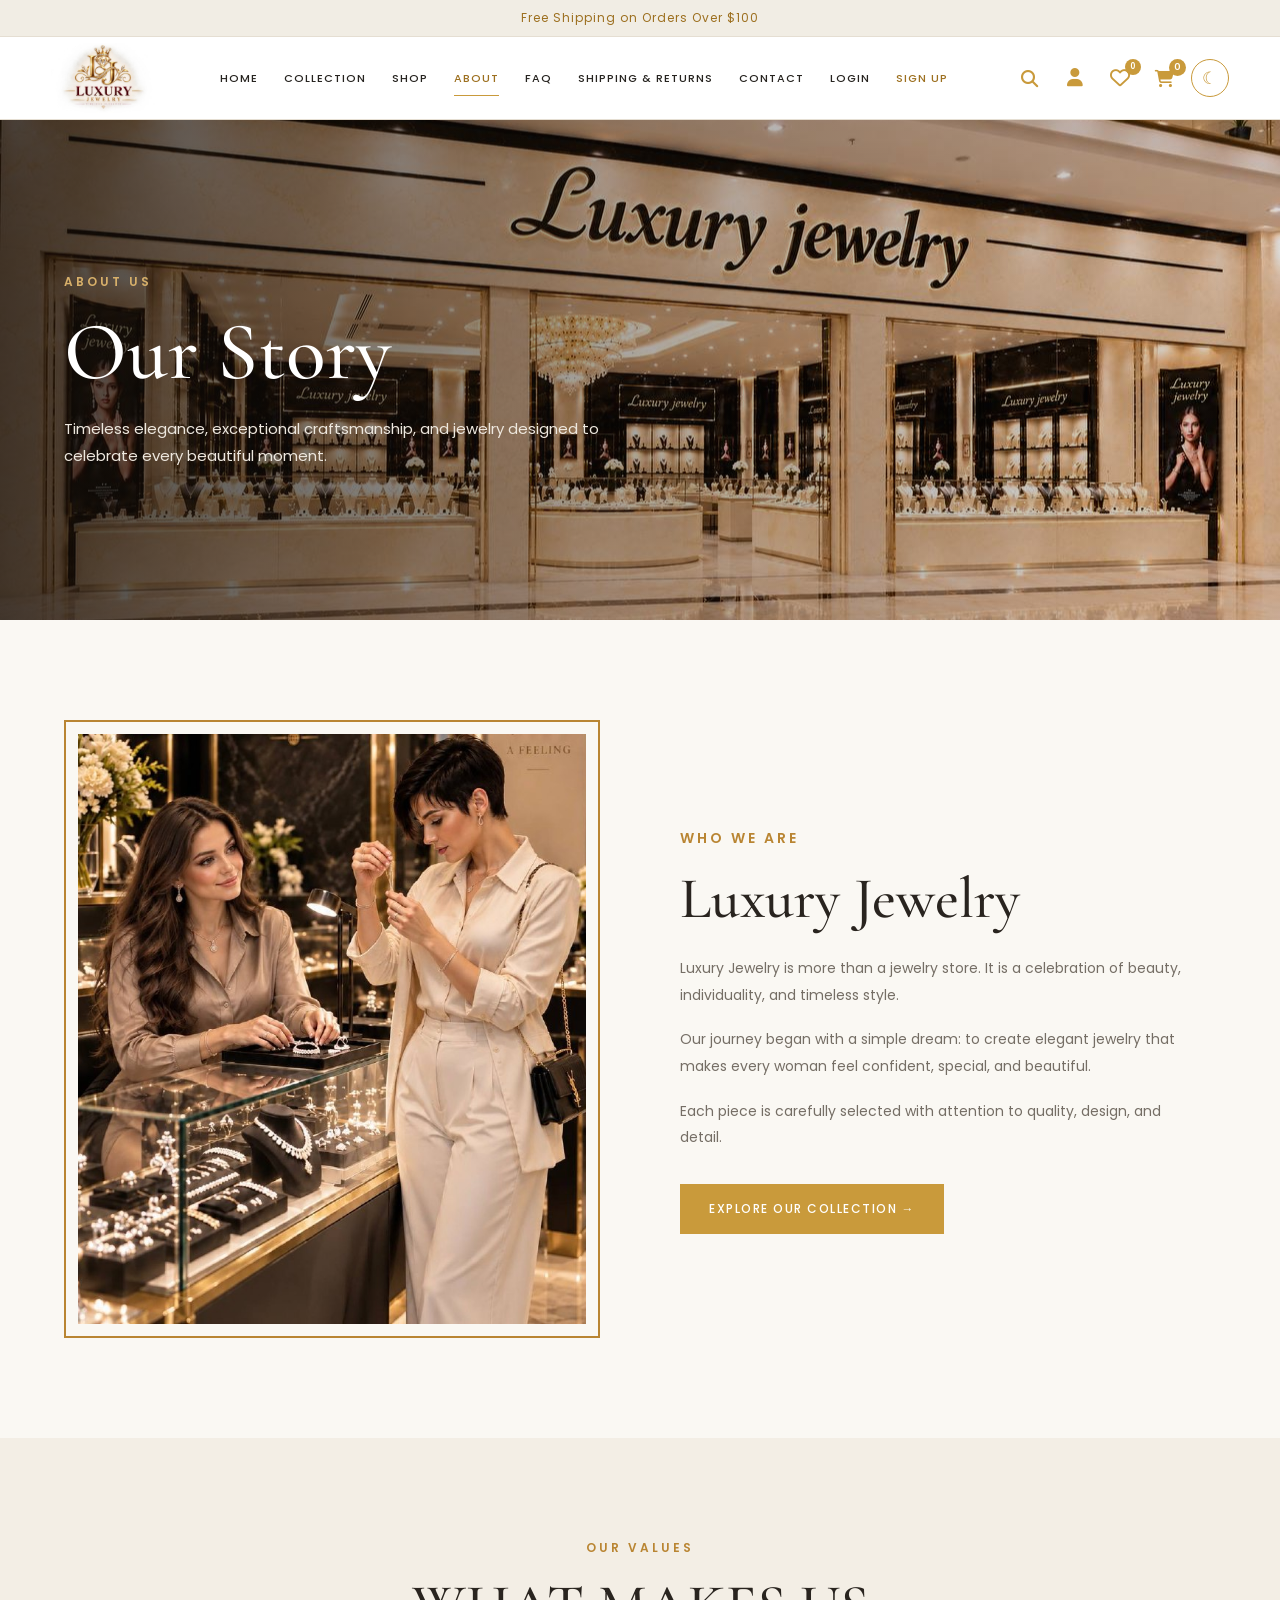
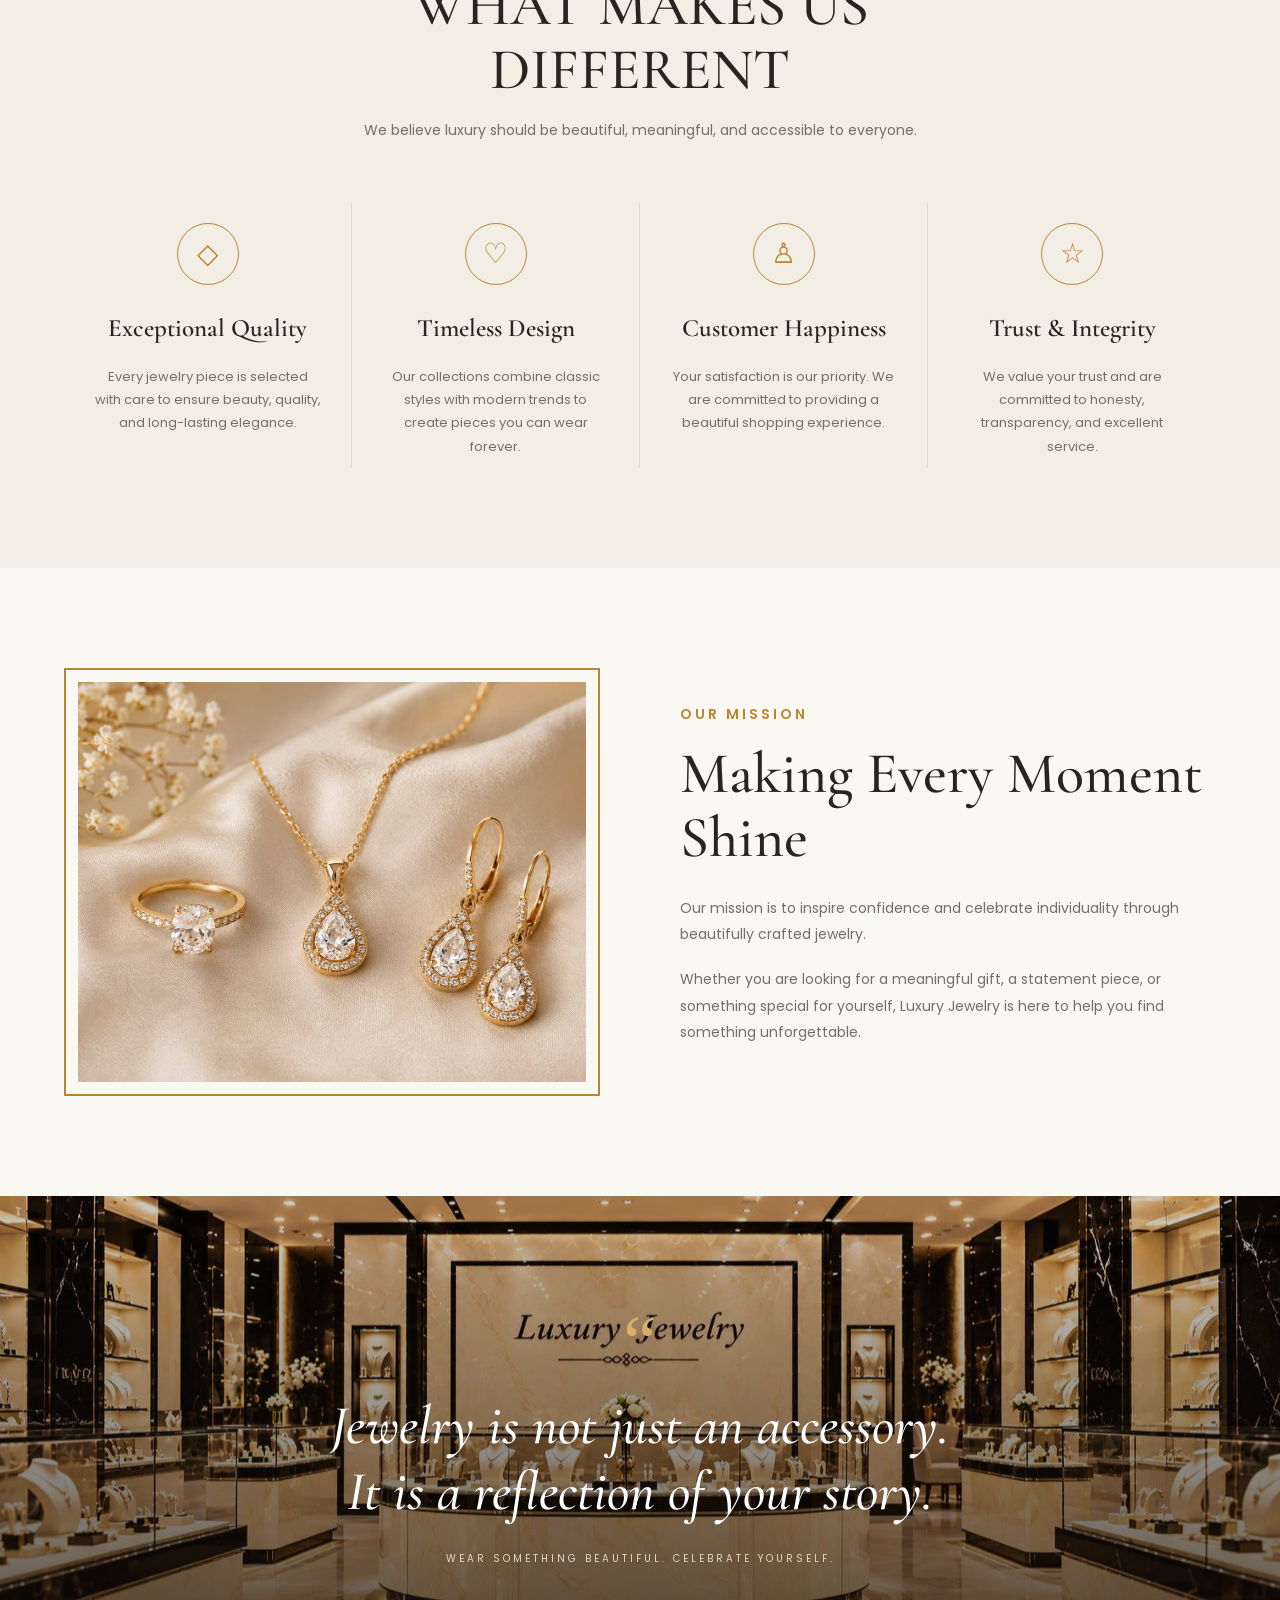
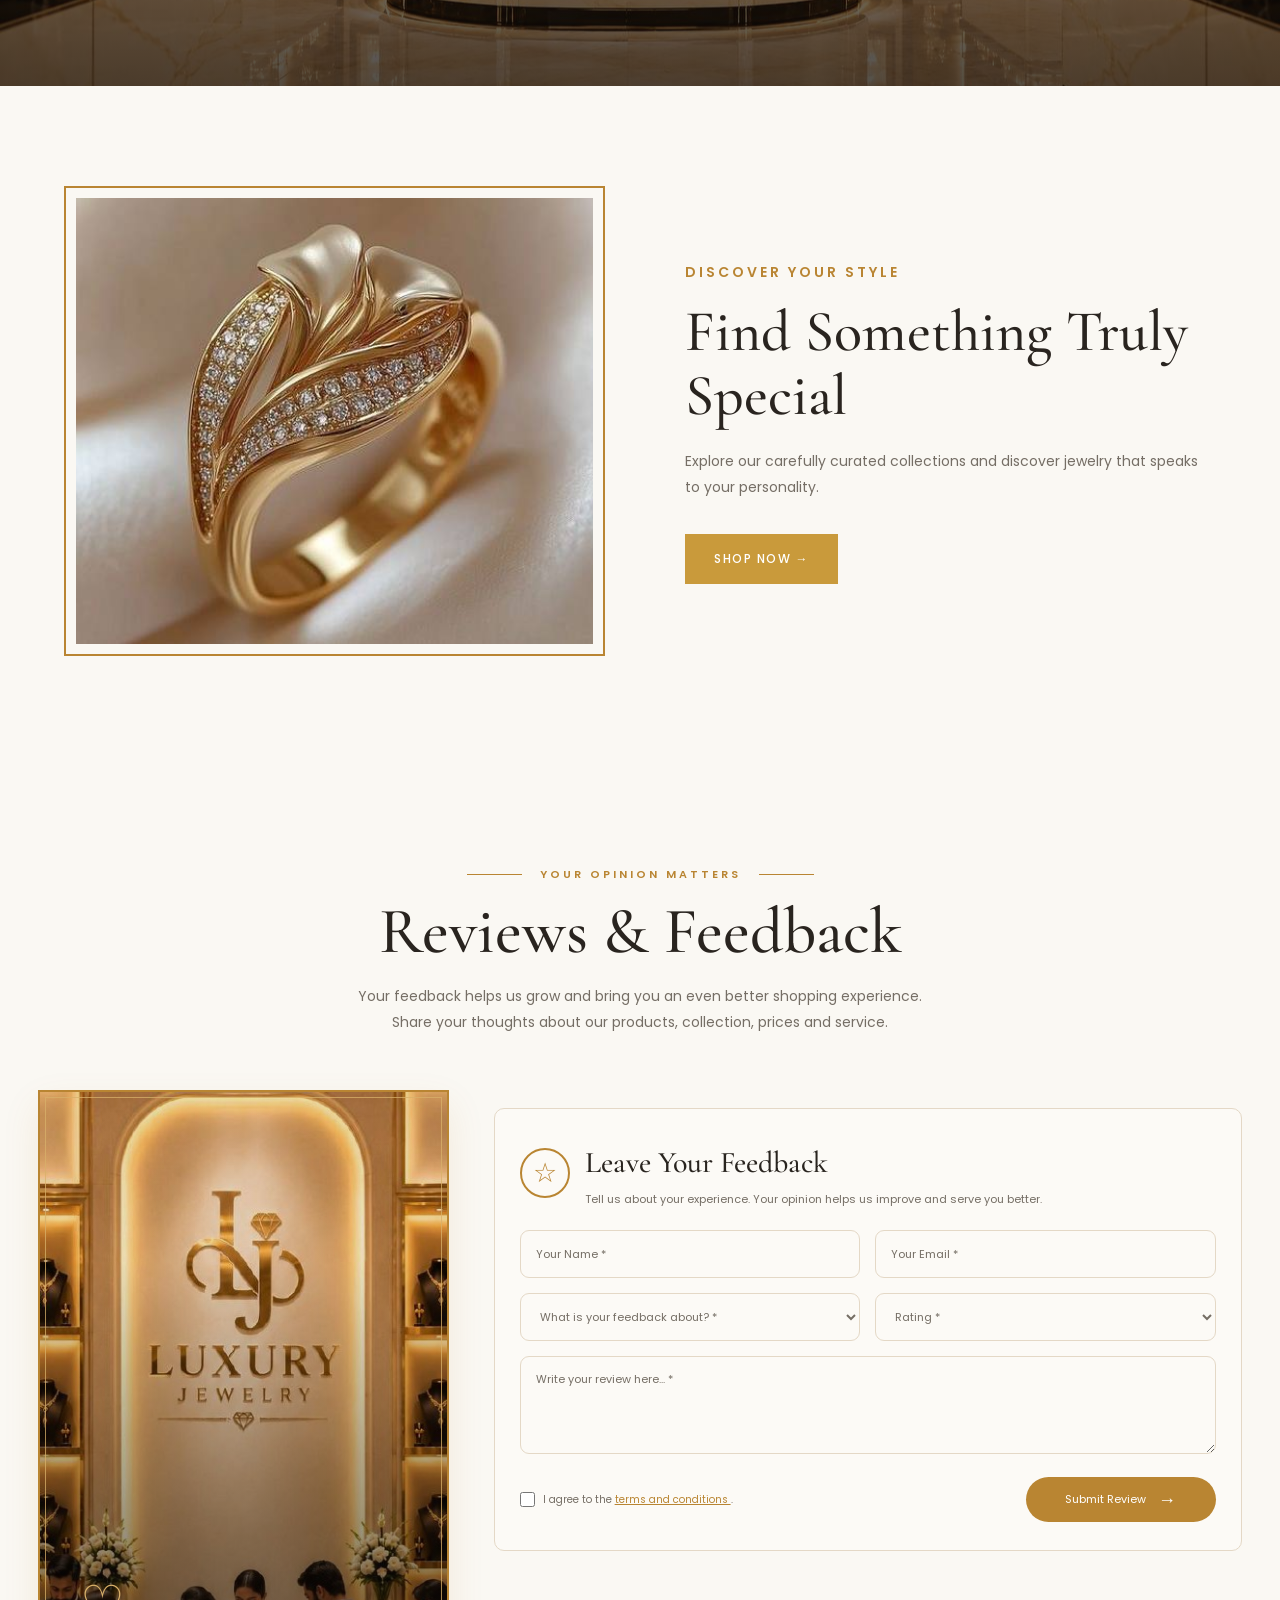
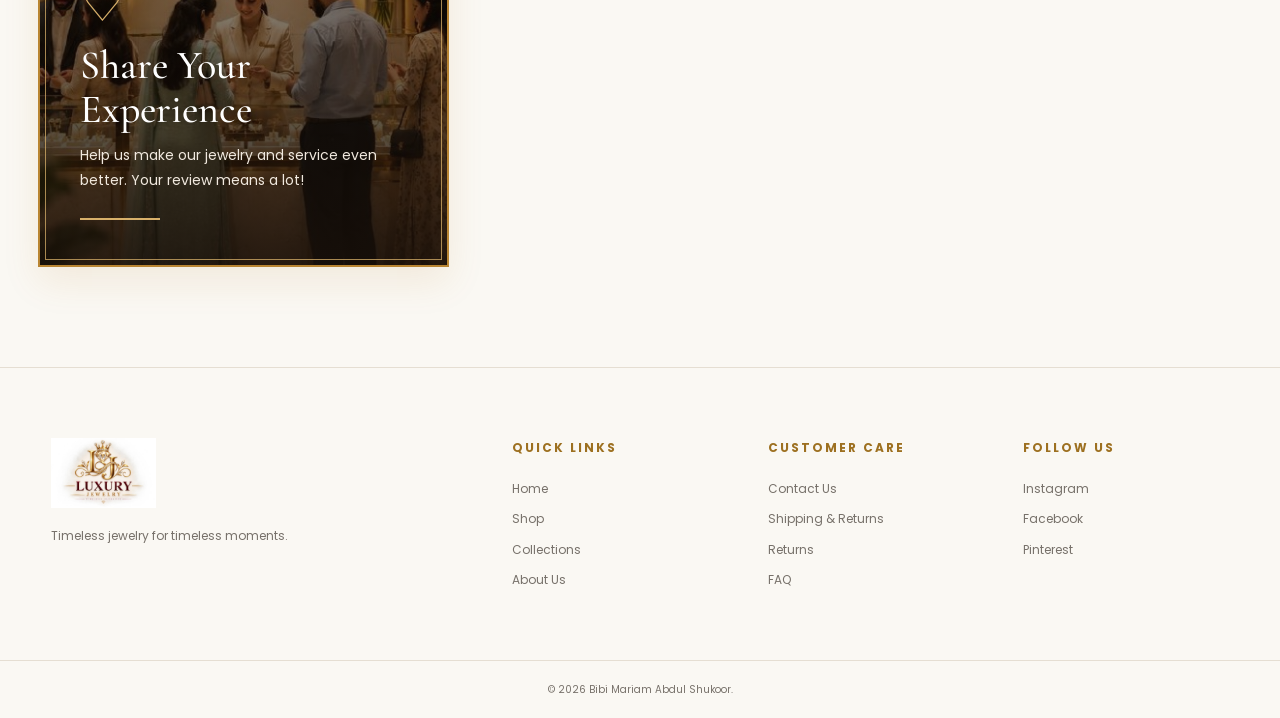
<file: about.html>
<!DOCTYPE html>
<html lang="en">
<head>
    <meta charset="UTF-8">
    <meta name="viewport" content="width=device-width, initial-scale=1.0">
    <title>About Us | Luxury Jewelry</title>
    <!-- Google Fonts -->
    <link rel="preconnect" href="https://fonts.googleapis.com">
    <link rel="preconnect" href="https://fonts.gstatic.com" crossorigin>
    <link
        href="https://fonts.googleapis.com/css2?family=Cormorant+Garamond:wght@400;500;600;700&family=Poppins:wght@300;400;500;600&display=swap"
        rel="stylesheet"
    >
    <!-- Main CSS -->
    <link rel="stylesheet" href="css/style.css">
    <!-- About Page CSS -->
    <link rel="stylesheet" href="css/about.css">
    <!-- Navbar CSS -->
    <link rel="stylesheet" href="css/navbar.css">
    <!-- Font Awesome -->
    <link
        rel="stylesheet"
        href="https://cdnjs.cloudflare.com/ajax/libs/font-awesome/6.7.2/css/all.min.css"
    >
</head>
<body>
    <!-- Announcement Bar -->
    <div class="announcement-bar">
        Free Shipping on Orders Over $100
    </div>
    <!-- Navbar -->
    <div id="navbar"></div>
    <main>
        <!-- ABOUT HERO -->
        <section class="about-hero">
            <div class="about-hero-content">
                <p class="about-subtitle">ABOUT US</p>
                <h1>Our Story</h1>
                <p>
                    Timeless elegance, exceptional craftsmanship,
                    and jewelry designed to celebrate every beautiful moment.
                </p>
            </div>
        </section>
        <!-- OUR STORY -->
        <section class="about-story section">
            <div class="about-container">
                <div class="about-story-image">
                    <div class="image-frame">
                        <img
                            src="images/6219549056694948055_120.jpg"
                            alt="Luxury Jewelry Woman"
                        >
                    </div>
                </div>
                <div class="about-story-content">
                    <p class="section-subtitle">WHO WE ARE</p>
                    <h2>Luxury Jewelry</h2>
                    <p>
                        Luxury Jewelry is more than a jewelry store.
                        It is a celebration of beauty, individuality,
                        and timeless style.
                    </p>
                    <p>
                        Our journey began with a simple dream: to create
                        elegant jewelry that makes every woman feel
                        confident, special, and beautiful.
                    </p>
                    <p>
                        Each piece is carefully selected with attention
                        to quality, design, and detail.
                    </p>
                    <a href="shop.html" class="btn btn-primary">
                        Explore Our Collection →
                    </a>
                </div>
            </div>
        </section>
        <!-- OUR VALUES -->
        <section class="about-values section">
            <div class="section-heading">
                <p class="section-subtitle">OUR VALUES</p>
                <h2>What Makes Us Different</h2>
                <p>
                    We believe luxury should be beautiful,
                    meaningful, and accessible to everyone.
                </p>
            </div>
            <div class="values-grid">
                <div class="value-card">
                    <div class="value-icon">◇</div>
                    <h3>Exceptional Quality</h3>
                    <p>
                        Every jewelry piece is selected with care
                        to ensure beauty, quality, and long-lasting elegance.
                    </p>
                </div>
                <div class="value-card">
                    <div class="value-icon">♡</div>
                    <h3>Timeless Design</h3>
                    <p>
                        Our collections combine classic styles with modern
                        trends to create pieces you can wear forever.
                    </p>
                </div>
                <div class="value-card">
                    <div class="value-icon">♙</div>
                    <h3>Customer Happiness</h3>
                    <p>
                        Your satisfaction is our priority.
                        We are committed to providing a beautiful shopping experience.
                    </p>
                </div>
                <div class="value-card">
                    <div class="value-icon">☆</div>
                    <h3>Trust &amp; Integrity</h3>
                    <p>
                        We value your trust and are committed to honesty,
                        transparency, and excellent service.
                    </p>
                </div>
            </div>
        </section>
        <!-- OUR MISSION -->
        <section class="about-mission section">
            <div class="about-container">
                <div class="mission-image">
                    <div class="image-frame">
                        <img
                            src="images/image4.jpg"
                            alt="Elegant Gold Necklace"
                        >
                    </div>
                </div>
                <div class="mission-content">
                    <p class="section-subtitle">OUR MISSION</p>
                    <h2>Making Every Moment Shine</h2>
                    <p>
                        Our mission is to inspire confidence and celebrate
                        individuality through beautifully crafted jewelry.
                    </p>
                    <p>
                        Whether you are looking for a meaningful gift,
                        a statement piece, or something special for yourself,
                        Luxury Jewelry is here to help you find something unforgettable.
                    </p>
                </div>
            </div>
        </section>
        <!-- QUOTE SECTION -->
        <section class="about-quote">
            <div class="quote-content">
                <span class="quote-icon">“</span>
                <h2>
                    Jewelry is not just an accessory.
                    <br>
                    It is a reflection of your story.
                </h2>
                <p>
                    WEAR SOMETHING BEAUTIFUL. CELEBRATE YOURSELF.
                </p>
            </div>
        </section>
        <!-- CALL TO ACTION -->
        <section class="about-cta section">
            <div class="about-container">
                <div class="cta-image">
                    <img
                        src="images/6213251058386014569_120.jpg"
                        alt="Luxury Diamond Ring"
                    >
                </div>
                <div class="cta-content">
                    <p class="section-subtitle">DISCOVER YOUR STYLE</p>
                    <h2>Find Something Truly Special</h2>
                    <p>
                        Explore our carefully curated collections and discover
                        jewelry that speaks to your personality.
                    </p>
                    <a href="shop.html" class="btn btn-primary">
                        Shop Now →
                    </a>
                </div>
            </div>
        </section>
        <!-- REVIEWS & FEEDBACK -->
        <section class="about-reviews" id="reviews">
            <!-- Reviews Heading -->
            <div class="reviews-heading">
                <p class="reviews-subtitle">YOUR OPINION MATTERS</p>
                <h2>Reviews &amp; Feedback</h2>
                <p>
                    Your feedback helps us grow and bring you an even better
                    shopping experience.
                    <br>
                    Share your thoughts about our products, collection, prices and service.
                </p>
            </div>
            <!-- Reviews Container -->
            <div class="reviews-container">
                <!-- Left Image -->
                <div class="reviews-image">
                    <img
                        src="images/6208355207985435182_120.jpg"
                        alt="Luxury Jewelry Experience"
                    >
                    <div class="reviews-image-overlay">
                        <span class="review-heart">♡</span>
                        <h3>Share Your Experience</h3>
                        <p>
                            Help us make our jewelry and service
                            even better. Your review means a lot!
                        </p>
                        <span class="review-line"></span>
                    </div>
                </div>
                <!-- Right Side -->
                <div class="reviews-right">
                    <!-- Customer Reviews -->
                    <div class="review-cards">
                        <!-- REVIEW 1 -->
                        <article class="review-card">
                            <div class="review-user">
                                <div class="review-avatar">SM</div>
                                <div>
                                    <h4>Sarah M.</h4>
                                    <span>2 days ago</span>
                                </div>
                            </div>
                            <div class="review-stars">★★★★★</div>
                            <p class="review-text">
                                “The quality is amazing! The necklace looks
                                even more beautiful in person. The packaging
                                was so elegant and shipping was fast.
                                I absolutely love it!”
                            </p>
                            <div class="review-product">
                                <div class="product-icon">♢</div>
                                <div>
                                    <strong>Diamond Necklace</strong>
                                    <span>Luxury Collection</span>
                                </div>
                            </div>
                        </article>
                        <!-- REVIEW 2 -->
                        <article class="review-card">
                            <div class="review-user">
                                <div class="review-avatar">AK</div>
                                <div>
                                    <h4>Ayesha K.</h4>
                                    <span>1 week ago</span>
                                </div>
                            </div>
                            <div class="review-stars">★★★★★</div>
                            <p class="review-text">
                                “I’m really happy with my purchase.
                                The earrings are so elegant and the price
                                is fair for such high quality.
                                I will definitely shop again!”
                            </p>
                            <div class="review-product">
                                <div class="product-icon">◇</div>
                                <div>
                                    <strong>Gold Earrings</strong>
                                    <span>Classic Collection</span>
                                </div>
                            </div>
                        </article>
                        <!-- REVIEW 3 -->
                        <article class="review-card">
                            <div class="review-user">
                                <div class="review-avatar">LR</div>
                                <div>
                                    <h4>Lina R.</h4>
                                    <span>2 weeks ago</span>
                                </div>
                            </div>
                            <div class="review-stars">★★★★★</div>
                            <p class="review-text">
                                “Beautiful collection and excellent customer
                                service. The bracelet is stunning, and the
                                price is reasonable for the quality.
                                Highly recommended!”
                            </p>
                            <div class="review-product">
                                <div class="product-icon">♡</div>
                                <div>
                                    <strong>Gold Bracelet</strong>
                                    <span>Timeless Collection</span>
                                </div>
                            </div>
                        </article>
                        <!-- New customer reviews are added here by about.js -->
                    </div>
                    <!-- LEAVE YOUR FEEDBACK -->
                    <div class="feedback-box">
                        <div class="feedback-heading">
                            <div class="feedback-icon">☆</div>
                            <div>
                                <h3>Leave Your Feedback</h3>
                                <p>
                                    Tell us about your experience.
                                    Your opinion helps us improve and serve you better.
                                </p>
                            </div>
                        </div>
                        <!-- FEEDBACK FORM -->
                        <form class="about-feedback-form">
                            <!-- NAME AND EMAIL -->
                            <div class="feedback-row">
                                <div class="feedback-field">
                                    <input
                                        type="text"
                                        name="reviewName"
                                        placeholder="Your Name *"
                                        aria-label="Your Name"
                                        autocomplete="name"
                                        required
                                    >
                                </div>
                                <div class="feedback-field">
                                    <input
                                        type="email"
                                        name="reviewEmail"
                                        placeholder="Your Email *"
                                        aria-label="Your Email"
                                        autocomplete="email"
                                        required
                                    >
                                </div>
                            </div>
                            <!-- CATEGORY AND RATING -->
                            <div class="feedback-row">
                                <div class="feedback-field">
                                    <select
                                        name="reviewCategory"
                                        aria-label="Feedback Category"
                                        required
                                    >
                                        <option value="" selected disabled>
                                            What is your feedback about? *
                                        </option>
                                        <option value="product">Product</option>
                                        <option value="collection">Collection</option>
                                        <option value="price">Price</option>
                                        <option value="service">Customer Service</option>
                                        <option value="shipping">Shipping</option>
                                    </select>
                                </div>
                                <div class="feedback-field">
                                    <select
                                        name="reviewRating"
                                        aria-label="Rating"
                                        required
                                    >
                                        <option value="" selected disabled>
                                            Rating *
                                        </option>
                                        <option value="5">★★★★★ — Excellent</option>
                                        <option value="4">★★★★☆ — Very Good</option>
                                        <option value="3">★★★☆☆ — Good</option>
                                        <option value="2">★★☆☆☆ — Fair</option>
                                        <option value="1">★☆☆☆☆ — Poor</option>
                                    </select>
                                </div>
                            </div>
                            <!-- REVIEW MESSAGE -->
                            <div class="feedback-field feedback-message">
                                <textarea
                                    name="reviewMessage"
                                    placeholder="Write your review here... *"
                                    aria-label="Write your review"
                                    rows="4"
                                    required
                                ></textarea>
                            </div>
                            <!-- TERMS AND SUBMIT -->
                            <div class="feedback-bottom">
                                <label class="terms-check">
                                    <input
                                        type="checkbox"
                                        name="agreeTerms"
                                        required
                                    >
                                    <span>
                                        I agree to the
                                        <a href="#reviews">
                                            terms and conditions
                                        </a>.
                                    </span>
                                </label>
                                <button
                                    type="submit"
                                    class="feedback-submit"
                                >
                                    Submit Review
                                    <span>→</span>
                                </button>
                            </div>
                        </form>
                    </div>
                </div>
            </div>
        </section>
    </main>
    <!-- FOOTER -->
    <footer class="footer">
        <div class="footer-container">
            <!-- Footer Brand -->
            <div class="footer-brand">
                <a href="index.html" class="logo">
                    <img
                        src="images/logo.jpeg"
                        alt="Luxury Jewelry Logo"
                    >
                </a>
                <p>Timeless jewelry for timeless moments.</p>
            </div>
            <!-- Quick Links -->
            <div class="footer-column">
                <h3>Quick Links</h3>
                <a href="index.html">Home</a>
                <a href="shop.html">Shop</a>
                <a href="collections.html">Collections</a>
                <a href="about.html">About Us</a>
            </div>
            <!-- Customer Care -->
            <div class="footer-column">
                <h3>Customer Care</h3>
                <a href="contact.html">Contact Us</a>
                <a href="shipping-returns.html">Shipping &amp; Returns</a>
                <a href="shipping-returns.html">Returns</a>
                <a href="faq.html">FAQ</a>
            </div>
            <!-- Social Media -->
            <div class="footer-column">
                <h3>Follow Us</h3>
                <div class="social-links">
                    <a href="#" aria-label="Instagram">Instagram</a>
                    <a href="#" aria-label="Facebook">Facebook</a>
                    <a href="#" aria-label="Pinterest">Pinterest</a>
                </div>
            </div>
        </div>
        <!-- Footer Bottom -->
        <div class="footer-bottom">
            <p>© 2026 Bibi Mariam Abdul Shukoor.</p>
        </div>
    </footer>
    <!-- JAVASCRIPT -->
    <script src="js/auth.js"></script>
    <script src="js/navbar.js"></script>
    <script src="js/landing.js"></script>
    <script src="js/about.js"></script>
</body>
</html>
</file>
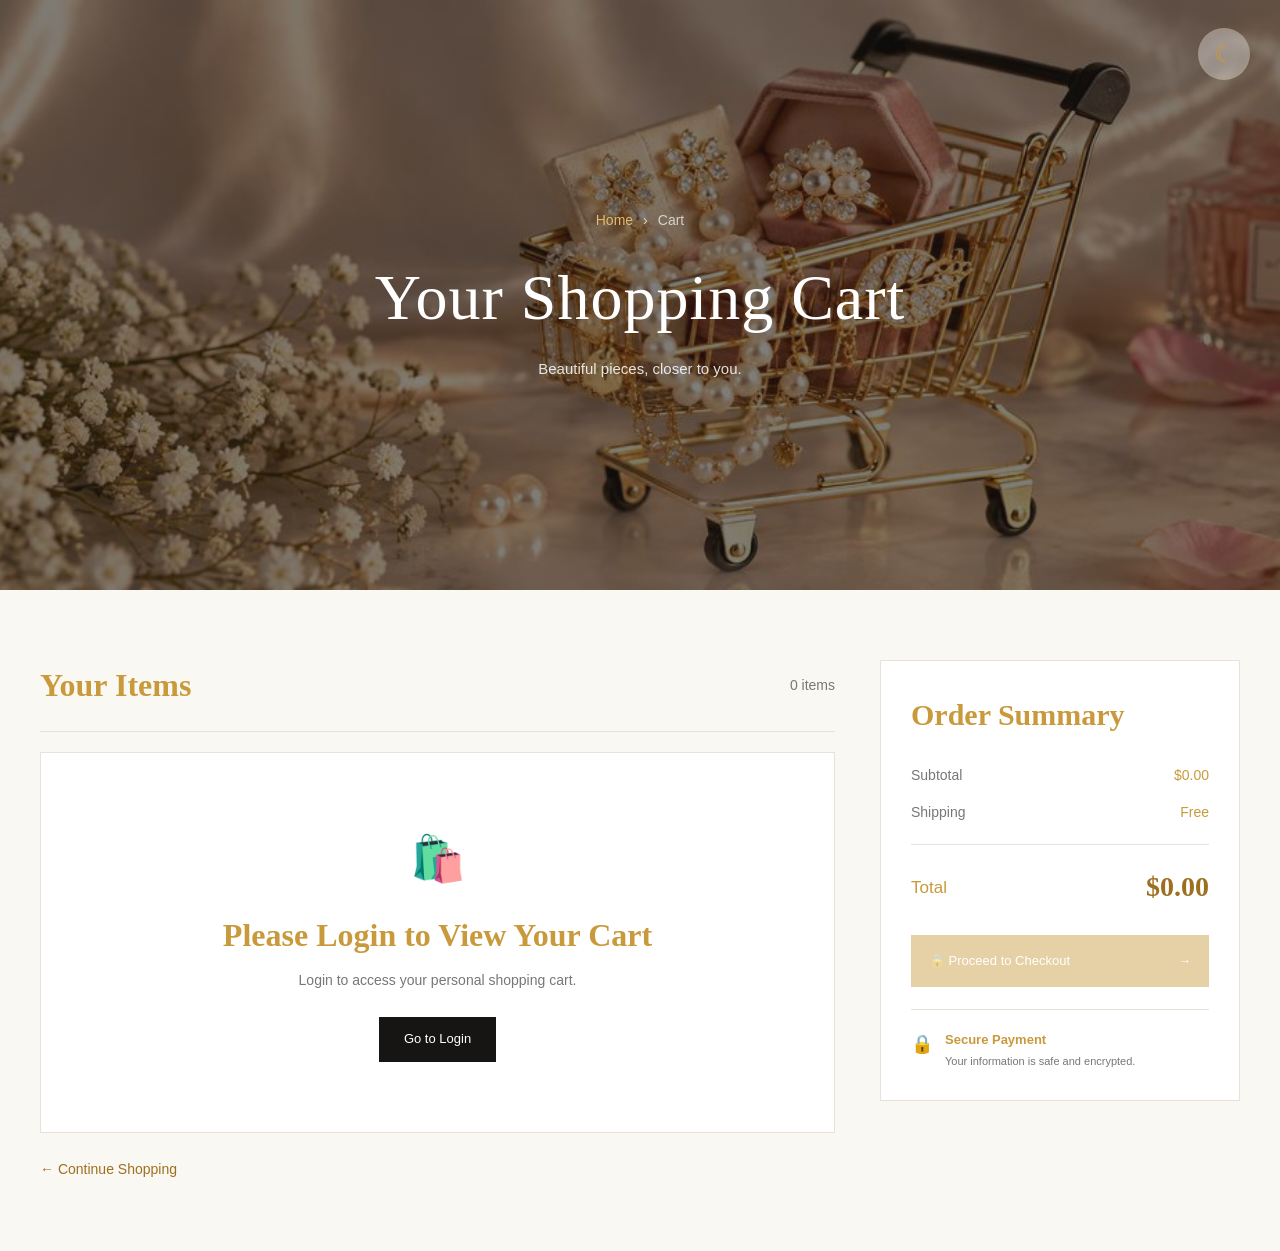
<file: cart.html>
<!DOCTYPE html>
<html lang="en">

<head>
    <meta charset="UTF-8">
    <meta name="viewport" content="width=device-width, initial-scale=1.0">

    <title>Shopping Cart | Luxury Jewelry</title>

    <link rel="stylesheet" href="css/cart.css">
</head>

<body>

    <!-- =========================================
         THEME TOGGLE
    ========================================== -->

    <button
        class="cart-theme-toggle"
        id="themeToggle"
        type="button"
        aria-label="Switch to Dark Mode"
        title="Switch to Dark Mode"
    >
        ☾
    </button>


    <!-- =========================================
         CART HERO
    ========================================== -->

    <section class="cart-hero">

        <div class="cart-hero-content">

            <div class="cart-breadcrumb">

                <a href="index.html">
                    Home
                </a>

                <span>›</span>

                <span>
                    Cart
                </span>

            </div>


            <h1>
                Your Shopping Cart
            </h1>


            <p>
                Beautiful pieces, closer to you.
            </p>

        </div>

    </section>


    <!-- =========================================
         CART
    ========================================== -->

    <main class="cart-page">

        <div class="cart-container">


            <!-- =====================================
                 CART ITEMS
            ====================================== -->

            <section class="cart-items-section">

                <div class="cart-section-header">

                    <h2>
                        Your Items
                    </h2>

                    <span id="cartItemCount">
                        0 items
                    </span>

                </div>


                <div
                    class="cart-items"
                    id="cartItems"
                ></div>


                <!-- =================================
                     EMPTY CART
                ================================== -->

                <div
                    class="empty-cart"
                    id="emptyCart"
                    hidden
                >

                    <div class="empty-cart-icon">
                        🛍️
                    </div>


                    <h2>
                        Your cart is empty
                    </h2>


                    <p>
                        Discover something beautiful from our jewelry collection.
                    </p>


                    <a
                        href="shop.html"
                        class="continue-shopping-button"
                    >
                        Continue Shopping
                    </a>

                </div>


                <!-- Continue Shopping -->

                <a
                    href="shop.html"
                    class="back-shopping"
                >
                    ← Continue Shopping
                </a>

            </section>


            <!-- =====================================
                 ORDER SUMMARY
            ====================================== -->

            <aside class="cart-summary">

                <h2>
                    Order Summary
                </h2>


                <!-- Subtotal -->

                <div class="summary-row">

                    <span>
                        Subtotal
                    </span>

                    <strong id="cartSubtotal">
                        $0.00
                    </strong>

                </div>


                <!-- Shipping -->

                <div class="summary-row">

                    <span>
                        Shipping
                    </span>

                    <strong id="cartShipping">
                        Free
                    </strong>

                </div>


                <!-- Divider -->

                <div class="summary-divider"></div>


                <!-- Total -->

                <div class="summary-total">

                    <span>
                        Total
                    </span>

                    <strong id="cartTotal">
                        $0.00
                    </strong>

                </div>


                <!-- Checkout -->

                <button
                    type="button"
                    class="checkout-button"
                    id="checkoutButton"
                    disabled
                >

                    <span>
                        🔒 Proceed to Checkout
                    </span>

                    <span>
                        →
                    </span>

                </button>


                <!-- Secure Payment -->

                <div class="secure-payment">

                    <div class="secure-icon">
                        🔒
                    </div>

                    <div>

                        <strong>
                            Secure Payment
                        </strong>

                        <p>
                            Your information is safe and encrypted.
                        </p>

                    </div>

                </div>

            </aside>

        </div>

    </main>


    <!-- =========================================
         CART JAVASCRIPT
    ========================================== -->

    <script src="js/cart.js"></script>


    <!-- =========================================
         DARK / LIGHT MODE
    ========================================== -->

    <script>

        const themeToggle =
            document.getElementById("themeToggle");


        /* =========================================
           APPLY SAVED THEME
        ========================================= */

        function applyCartTheme() {

            const savedTheme =
                localStorage.getItem(
                    "luxuryJewelryDarkMode"
                );


            const isDark =
                savedTheme === "true";


            document.body.classList.toggle(
                "dark-mode",
                isDark
            );


            if (themeToggle) {

                themeToggle.textContent =
                    isDark ? "☀" : "☾";


                themeToggle.setAttribute(
                    "aria-label",
                    isDark
                        ? "Switch to Light Mode"
                        : "Switch to Dark Mode"
                );


                themeToggle.setAttribute(
                    "title",
                    isDark
                        ? "Switch to Light Mode"
                        : "Switch to Dark Mode"
                );

            }

        }


        /* =========================================
           TOGGLE DARK / LIGHT MODE
        ========================================= */

        if (themeToggle) {

            themeToggle.addEventListener(
                "click",
                function () {

                    const isDark =
                        document.body.classList.toggle(
                            "dark-mode"
                        );


                    localStorage.setItem(
                        "luxuryJewelryDarkMode",
                        isDark
                    );


                    themeToggle.textContent =
                        isDark ? "☀" : "☾";


                    themeToggle.setAttribute(
                        "aria-label",
                        isDark
                            ? "Switch to Light Mode"
                            : "Switch to Dark Mode"
                    );


                    themeToggle.setAttribute(
                        "title",
                        isDark
                            ? "Switch to Light Mode"
                            : "Switch to Dark Mode"
                    );

                }
            );

        }


        /* =========================================
           INITIALIZE THEME
        ========================================== */

        applyCartTheme();

    </script>

    <!-- =========================================


</body>
</html>
</file>
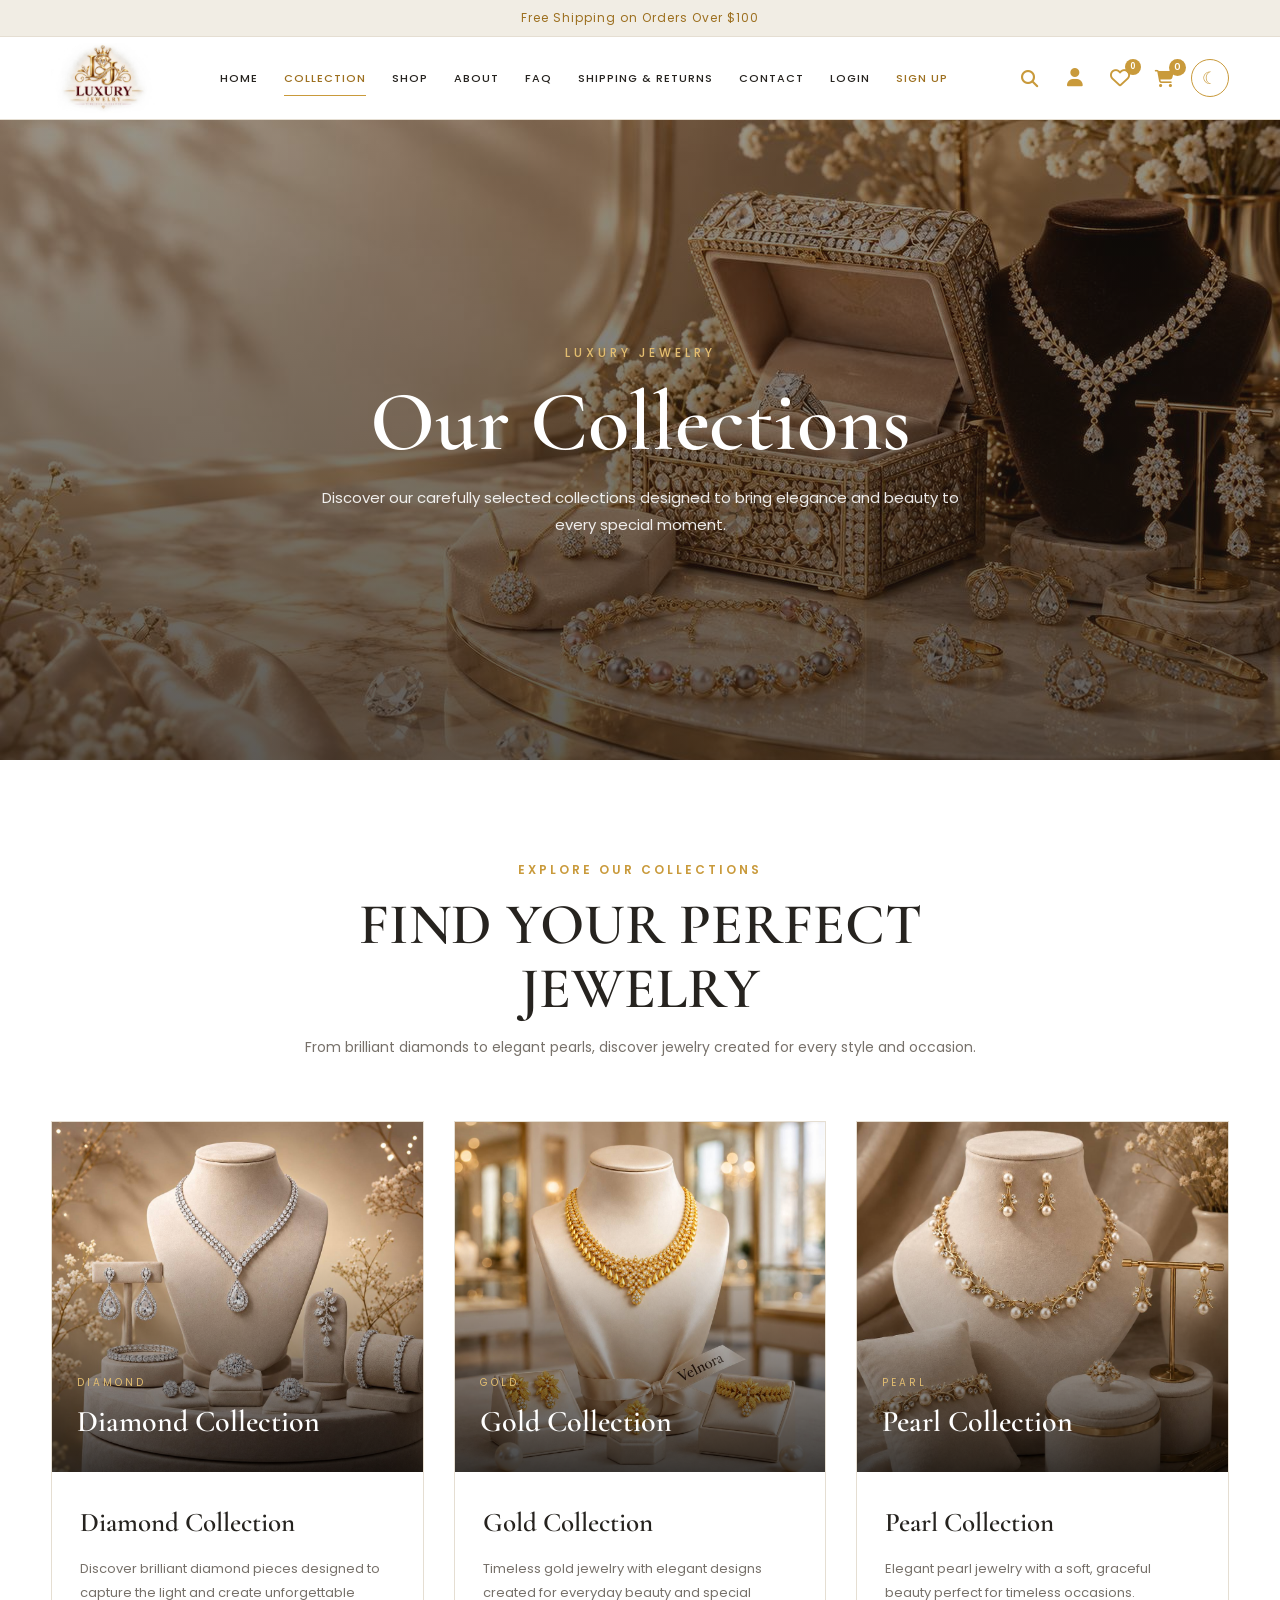
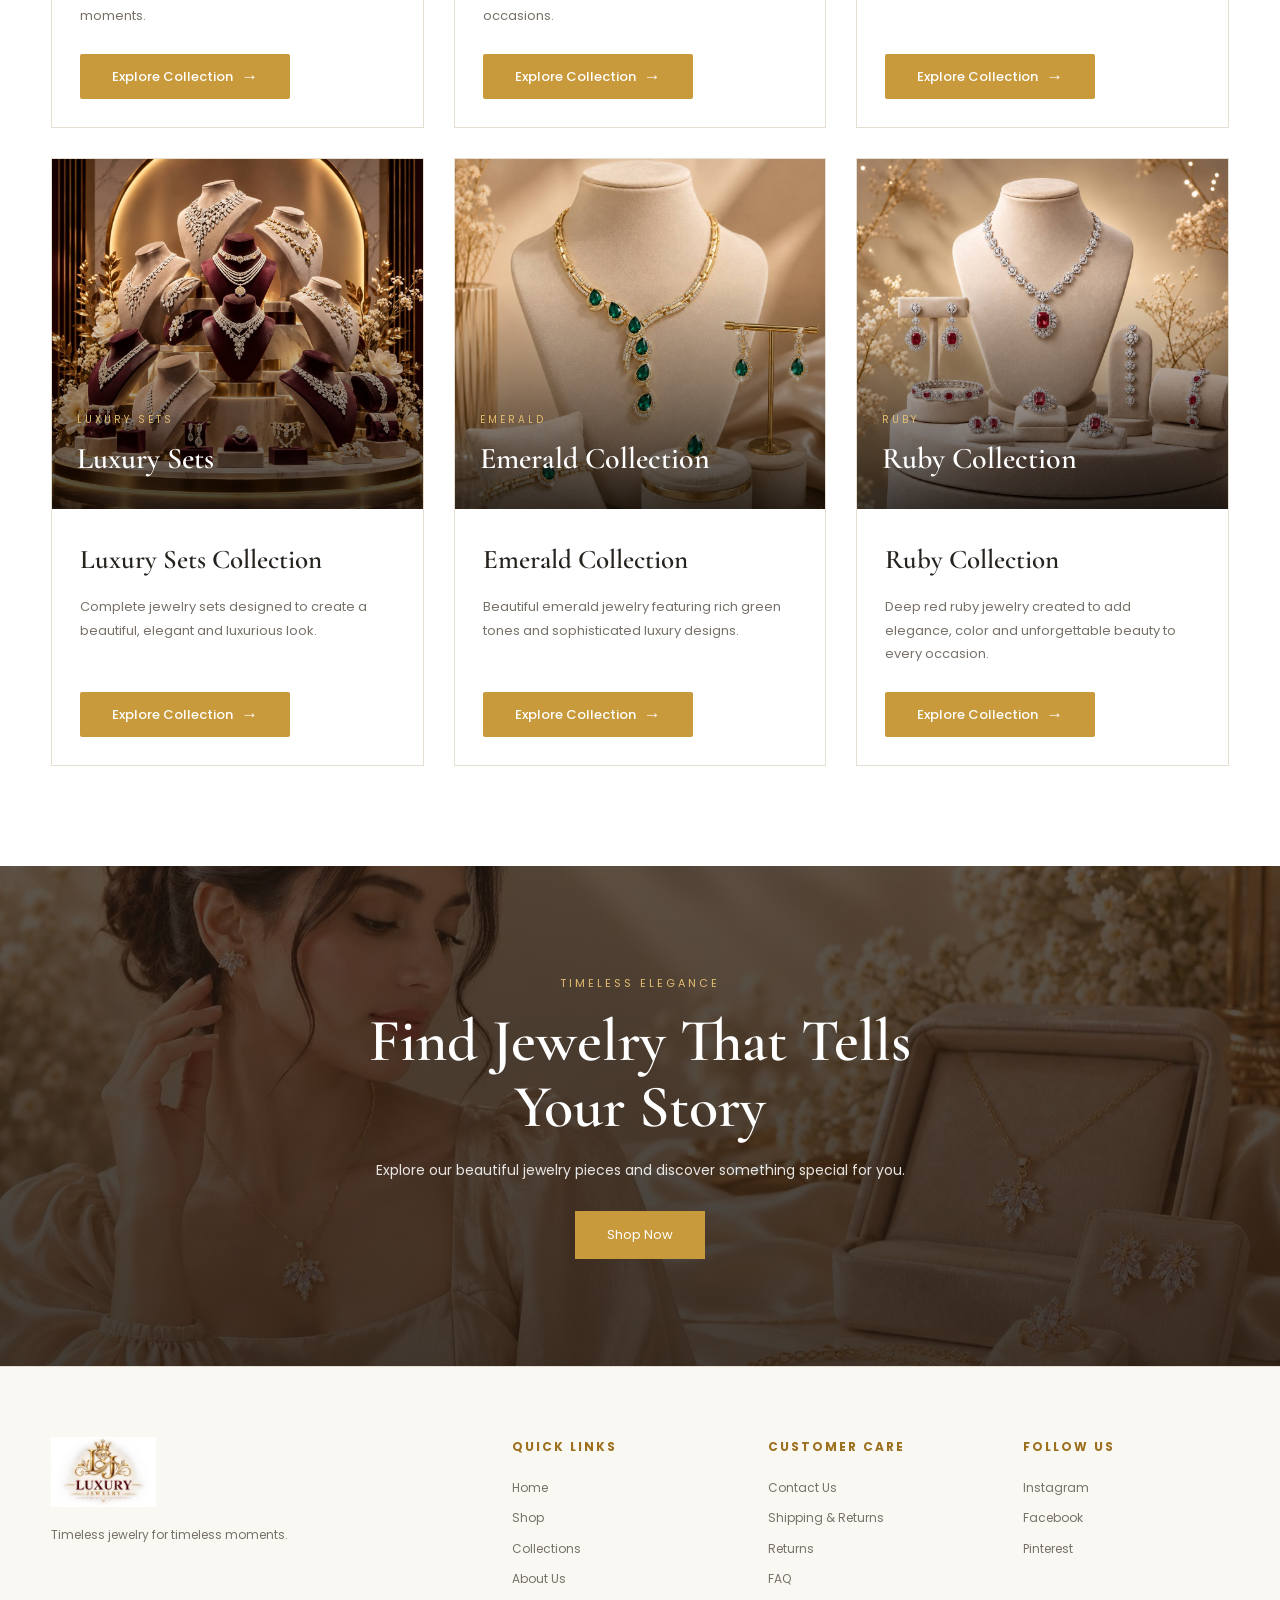
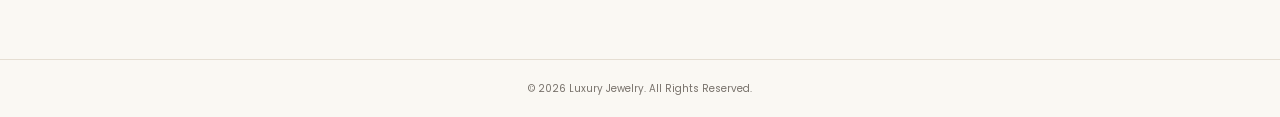
<file: collections.html>
<!DOCTYPE html>
<html lang="en">

<head>
    <meta charset="UTF-8">
    <meta name="viewport" content="width=device-width, initial-scale=1.0">

    <title>Collections | Luxury Jewelry</title>

    <!-- Main CSS -->
    <link rel="stylesheet" href="css/style.css">

    <!-- Navbar CSS -->
    <link rel="stylesheet" href="css/navbar.css">

    <!-- Collections CSS -->
    <link rel="stylesheet" href="css/collections.css">

    <!-- Google Fonts -->
    <link rel="preconnect" href="https://fonts.googleapis.com">
    <link rel="preconnect" href="https://fonts.gstatic.com" crossorigin>

    <link href="https://fonts.googleapis.com/css2?family=Cormorant+Garamond:wght@400;500;600;700&family=Poppins:wght@300;400;500;600&display=swap" rel="stylesheet">

    <link
  rel="stylesheet"
  href="https://cdnjs.cloudflare.com/ajax/libs/font-awesome/6.7.2/css/all.min.css"
/>


</head>

<body>

    <!-- =====================================================
         ANNOUNCEMENT BAR
    ====================================================== -->

    <div class="announcement-bar">
        Free Shipping on Orders Over $100
    </div>


    <!-- =====================================================
         NAVBAR
    ====================================================== -->

    <div id="navbar"></div>


    <!-- =====================================================
         MAIN
    ====================================================== -->

    <main>


        <!-- =================================================
             COLLECTIONS HERO
        ================================================== -->

        <section class="collections-hero">

            <div class="collections-hero-overlay"></div>

            <div class="collections-hero-content">

                <span class="hero-label">
                    LUXURY JEWELRY
                </span>

                <h1>
                    Our Collections
                </h1>

                <p>
                    Discover our carefully selected collections
                    designed to bring elegance and beauty
                    to every special moment.
                </p>

            </div>

        </section>


        <!-- =================================================
             COLLECTIONS
        ================================================== -->

        <section class="collections-section">

            <div class="section-heading">

                <span>
                    EXPLORE OUR COLLECTIONS
                </span>

                <h2>
                    Find Your Perfect Jewelry
                </h2>

                <p>
                    From brilliant diamonds to elegant pearls,
                    discover jewelry created for every style
                    and occasion.
                </p>

            </div>


            <!-- Collections Grid -->

            <div class="collections-grid">


                <!-- =================================================
                     1. DIAMOND COLLECTION
                ================================================== -->

                <article class="collection-card">

                    <div class="collection-image">

                        <img
                            src="images/diamond1-collection.jpg"
                            alt="Diamond Collection"
                        >

                        <div class="image-overlay">

                            <span>
                                DIAMOND
                            </span>

                            <h3>
                                Diamond Collection
                            </h3>

                        </div>

                    </div>

                    <div class="collection-info">

                        <h3>
                            Diamond Collection
                        </h3>

                        <p>
                            Discover brilliant diamond pieces
                            designed to capture the light and
                            create unforgettable moments.
                        </p>

                        <a
                            href="shop.html?collection=diamond"
                            class="explore-btn">

                            Explore Collection

                            <span>→</span>

                        </a>

                    </div>

                </article>


                <!-- =================================================
                     2. GOLD COLLECTION
                ================================================== -->

                <article class="collection-card">

                    <div class="collection-image">

                        <img
                            src="images/gold-collection.jpg"
                            alt="Gold Collection"
                        >

                        <div class="image-overlay">

                            <span>
                                GOLD
                            </span>

                            <h3>
                                Gold Collection
                            </h3>

                        </div>

                    </div>

                    <div class="collection-info">

                        <h3>
                            Gold Collection
                        </h3>

                        <p>
                            Timeless gold jewelry with elegant
                            designs created for everyday beauty
                            and special occasions.
                        </p>

                        <a
                            href="shop.html?collection=gold"
                            class="explore-btn">

                            Explore Collection

                            <span>→</span>

                        </a>

                    </div>

                </article>


                <!-- =================================================
                     3. PEARL COLLECTION
                ================================================== -->

                <article class="collection-card">

                    <div class="collection-image">

                        <img
                            src="images/pearl-collection.jpg"
                            alt="Pearl Collection"
                        >

                        <div class="image-overlay">

                            <span>
                                PEARL
                            </span>

                            <h3>
                                Pearl Collection
                            </h3>

                        </div>

                    </div>

                    <div class="collection-info">

                        <h3>
                            Pearl Collection
                        </h3>

                        <p>
                            Elegant pearl jewelry with a soft,
                            graceful beauty perfect for timeless
                            occasions.
                        </p>

                        <a
                            href="shop.html?collection=pearl"
                            class="explore-btn">

                            Explore Collection

                            <span>→</span>

                        </a>

                    </div>

                </article>


                <!-- =================================================
                     4. LUXURY SETS COLLECTION
                ================================================== -->

                <article class="collection-card">

                    <div class="collection-image">

                        <img
                            src="images/luxury-sets-collection.jpg"
                            alt="Luxury Sets Collection"
                        >

                        <div class="image-overlay">

                            <span>
                                LUXURY SETS
                            </span>

                            <h3>
                                Luxury Sets
                            </h3>

                        </div>

                    </div>

                    <div class="collection-info">

                        <h3>
                             Luxury Sets Collection
                        </h3>

                        <p>
                            Complete jewelry sets designed to
                            create a beautiful, elegant and
                            luxurious look.
                        </p>

                        <a
                            href="shop.html?collection=sets"
                            class="explore-btn">

                            Explore Collection

                            <span>→</span>

                        </a>

                    </div>

                </article>


                <!-- =================================================
                     5. EMERALD COLLECTION
                ================================================== -->

                <article class="collection-card">

                    <div class="collection-image">

                        <img
                            src="images/emerald1-collection.jpg"
                            alt="Emerald Collection"
                        >

                        <div class="image-overlay">

                            <span>
                                EMERALD
                            </span>

                            <h3>
                                Emerald Collection
                            </h3>

                        </div>

                    </div>

                    <div class="collection-info">

                        <h3>
                             Emerald Collection
                        </h3>

                        <p>
                            Beautiful emerald jewelry featuring
                            rich green tones and sophisticated
                            luxury designs.
                        </p>

                        <a
                            href="shop.html?collection=emerald"
                            class="explore-btn">

                            Explore Collection

                            <span>→</span>

                        </a>

                    </div>

                </article>


                <!-- =================================================
                     6. RUBY COLLECTION
                ================================================== -->

                <article class="collection-card">

                    <div class="collection-image">

                        <img
                            src="images/ruby-collection.jpg"
                            alt="Ruby Collection"
                        >

                        <div class="image-overlay">

                            <span>
                                RUBY
                            </span>

                            <h3>
                                Ruby Collection
                            </h3>

                        </div>

                    </div>

                    <div class="collection-info">

                        <h3>
                            Ruby Collection
                        </h3>

                        <p>
                            Deep red ruby jewelry created to add
                            elegance, color and unforgettable
                            beauty to every occasion.
                        </p>

                        <a
                            href="shop.html?collection=ruby"
                            class="explore-btn">

                            Explore Collection

                            <span>→</span>

                        </a>

                    </div>

                </article>


            </div>

        </section>


        <!-- =================================================
             CTA
        ================================================== -->

        <section class="collections-cta">

            <div class="cta-overlay"></div>

            <div class="cta-content">

                <span>
                    TIMELESS ELEGANCE
                </span>

                <h2>
                    Find Jewelry That
                    Tells Your Story
                </h2>

                <p>
                    Explore our beautiful jewelry pieces
                    and discover something special for you.
                </p>

                <a
                    href="shop.html"
                    class="cta-button">

                    Shop Now

                </a>

            </div>

        </section>

    </main>


    <!-- =====================================================
         FOOTER
    ====================================================== -->

    <footer class="footer">

        <div class="footer-container">


            <!-- Footer Brand -->

            <div class="footer-brand">

                <a
                    href="index.html"
                    class="logo">

                    <img
                        src="images/logo.jpeg"
                        alt="Luxury Jewelry Logo">

                </a>

                <p>
                    Timeless jewelry for timeless moments.
                </p>

            </div>


            <!-- Quick Links -->

            <div class="footer-column">

                <h3>
                    Quick Links
                </h3>

                <a href="index.html">
                    Home
                </a>

                <a href="shop.html">
                    Shop
                </a>

                <a href="collections.html">
                    Collections
                </a>

                <a href="about.html">
                    About Us
                </a>

            </div>


            <!-- Customer Care -->

            <div class="footer-column">

                <h3>
                    Customer Care
                </h3>

                <a href="contact.html">
                    Contact Us
                </a>

                <a href="shipping-returns.html">
                    Shipping & Returns
                </a>

                <a href="shipping-returns.html">
                    Returns
                </a>

                <a href="faq.html">
                    FAQ
                </a>

            </div>


            <!-- Social -->

            <div class="footer-column">

                <h3>
                    Follow Us
                </h3>

                <div class="social-links">

                    <a href="#">
                        Instagram
                    </a>

                    <a href="#">
                        Facebook
                    </a>

                    <a href="#">
                        Pinterest
                    </a>

                </div>

            </div>

        </div>


        <!-- Footer Bottom -->

        <div class="footer-bottom">

            <p>
                ©️ 2026 Luxury Jewelry. All Rights Reserved.
            </p>

        </div>

    </footer>


    <!-- =====================================================
         JAVASCRIPT
    ====================================================== -->

    <script src="js/auth.js"></script>
    <script src="js/navbar.js"></script>
    <script src="js/landing.js"></script>
    <script src="js/collections.js"></script>

</body>

</html>
</file>
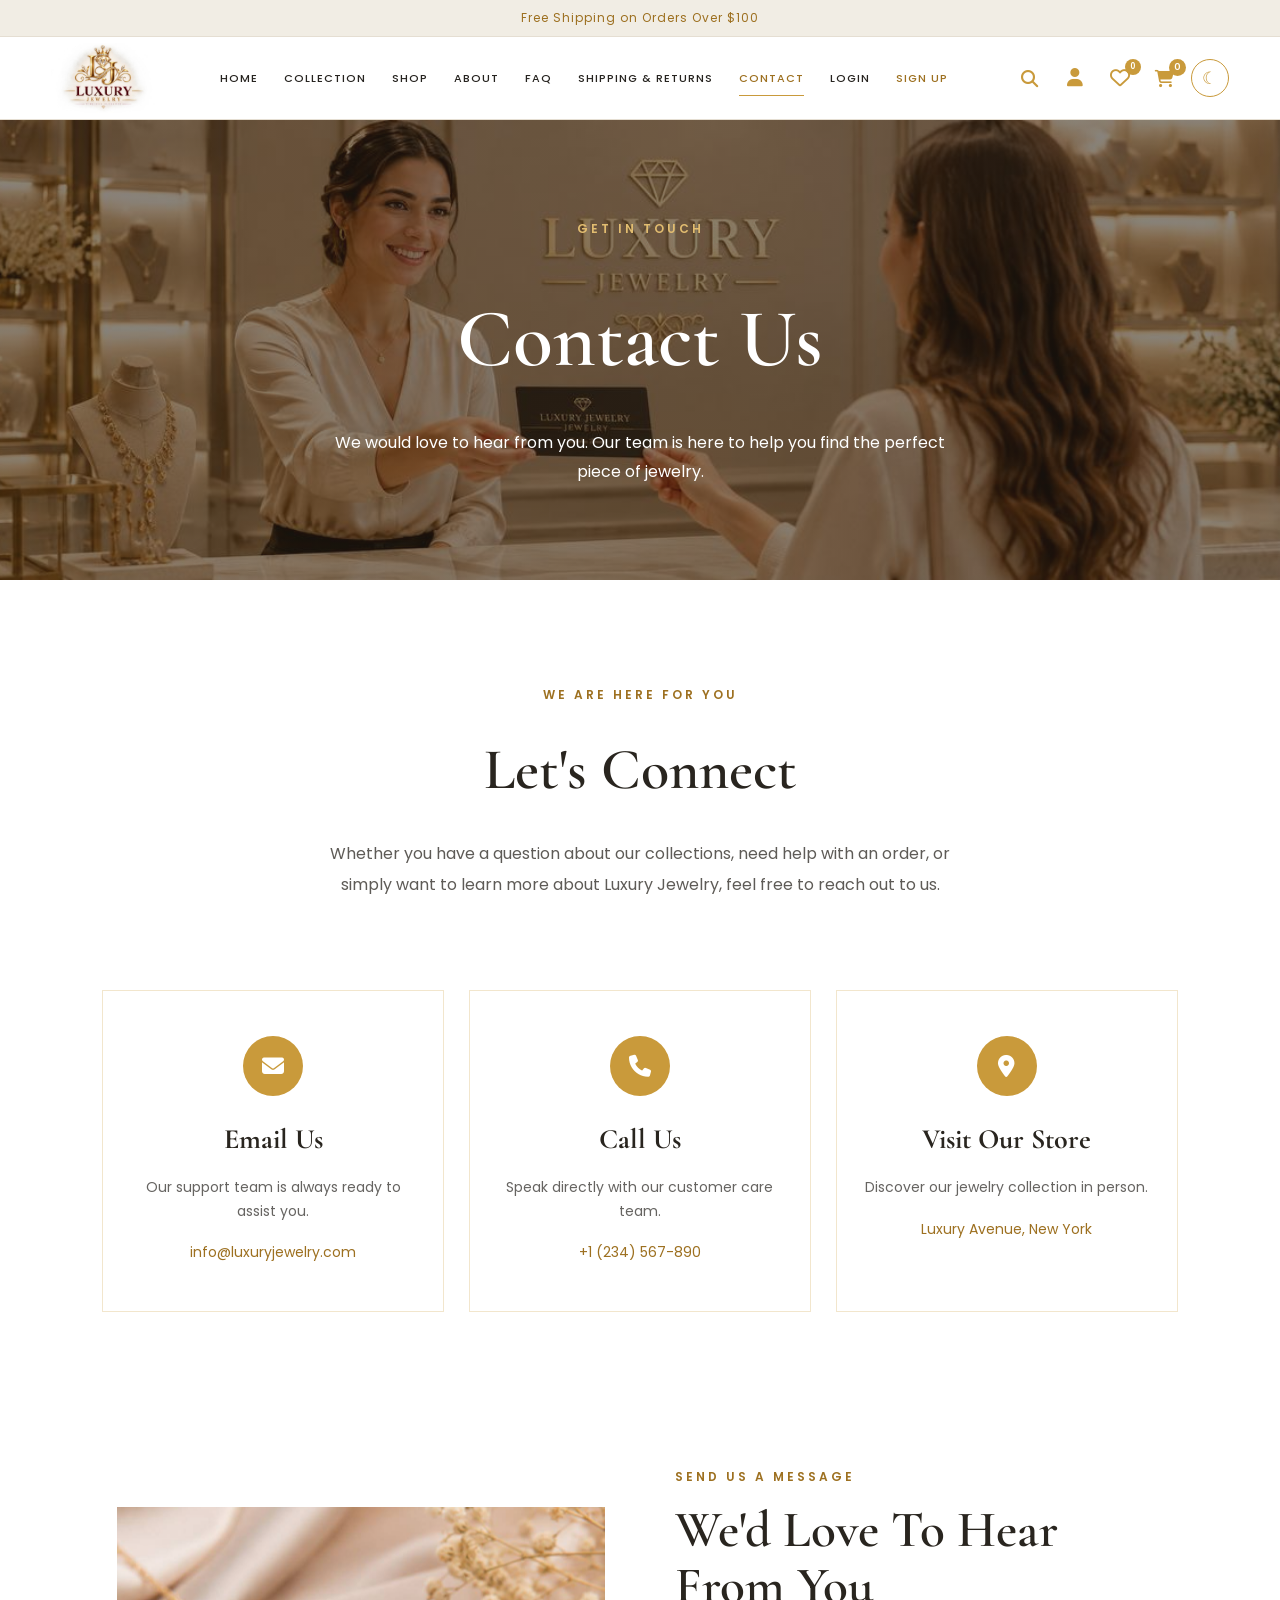
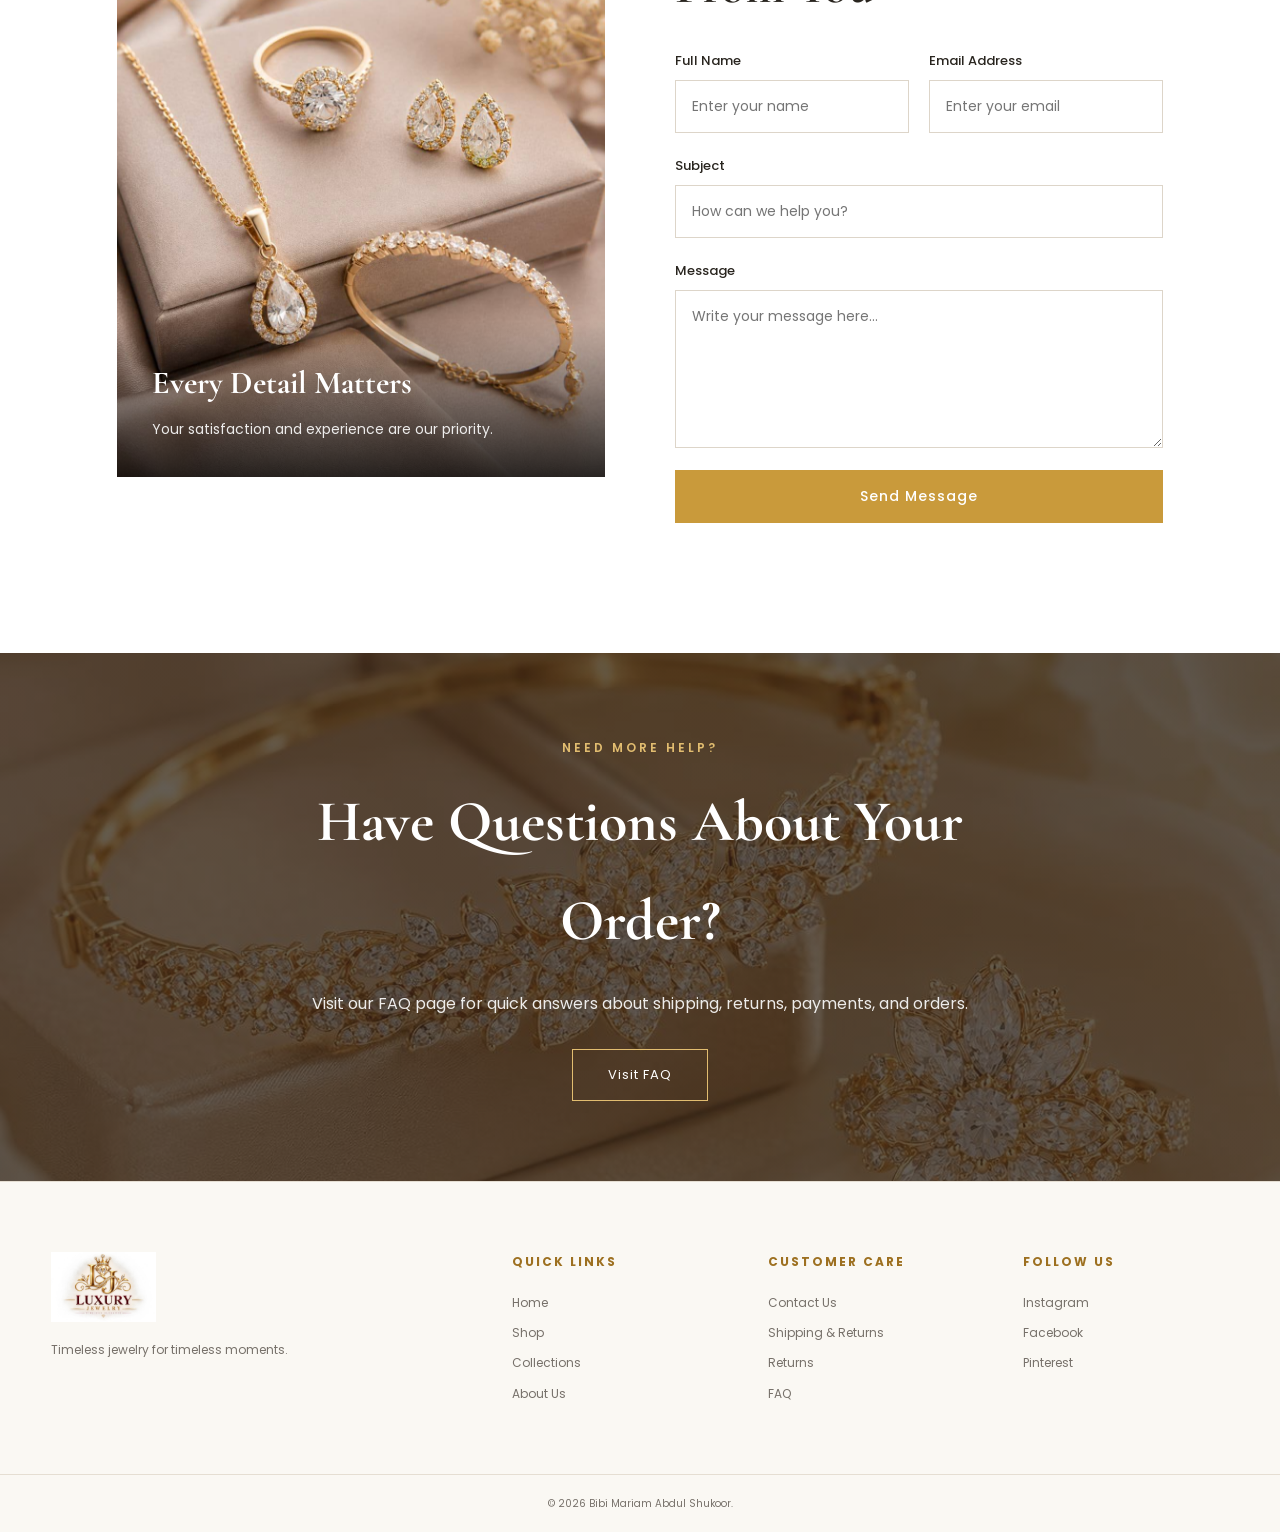
<file: contact.html>
<!DOCTYPE html>
<html lang="en">

<head>
    <meta charset="UTF-8">
    <meta name="viewport" content="width=device-width, initial-scale=1.0">

    <title>Contact Us | Luxury Jewelry</title>

    <!-- Google Fonts -->
    <link rel="preconnect" href="https://fonts.googleapis.com">
    <link rel="preconnect" href="https://fonts.gstatic.com" crossorigin>

    <link href="https://fonts.googleapis.com/css2?family=Cormorant+Garamond:wght@400;500;600;700&family=Poppins:wght@300;400;500;600&display=swap" rel="stylesheet">

    <!-- Font Awesome -->
    <link rel="stylesheet"
        href="https://cdnjs.cloudflare.com/ajax/libs/font-awesome/6.5.1/css/all.min.css">

    <!-- Main CSS -->
    <link rel="stylesheet" href="css/style.css">

    <!-- Navbar CSS -->
    <link rel="stylesheet" href="css/navbar.css">

    <!-- Contact CSS -->
    <link rel="stylesheet" href="css/contact.css">
    
</head>


<body>

    <!-- =========================
         ANNOUNCEMENT BAR
    ========================== -->

    <div class="announcement-bar">
        Free Shipping on Orders Over $100
    </div>


    <!-- =========================
         NAVBAR
    ========================== -->

    <div id="navbar"></div>



    <!-- =========================
         CONTACT HERO
    ========================== -->

    <section class="contact-hero">

        <div class="contact-hero-content">

            <span class="section-label">
                Get In Touch
            </span>

            <h1>Contact Us</h1>

            <p>
                We would love to hear from you. Our team is here to help
                you find the perfect piece of jewelry.
            </p>

        </div>

    </section>


    <!-- =========================
         CONTACT INTRO
    ========================== -->

    <section class="contact-intro">

        <span class="section-label">
            We Are Here For You
        </span>

        <h2>Let's Connect</h2>

        <p>
            Whether you have a question about our collections, need help
            with an order, or simply want to learn more about Luxury
            Jewelry, feel free to reach out to us.
        </p>

    </section>


    <!-- =========================
         CONTACT INFORMATION
    ========================== -->

    <section class="contact-info-section">

        <div class="contact-info-container">


            <div class="contact-info-card">

                <div class="contact-icon">
                    <i class="fas fa-envelope"></i>
                </div>

                <h3>Email Us</h3>

                <p>
                    Our support team is always ready to assist you.
                </p>

                <a href="mailto:info@luxuryjewelry.com">
                    info@luxuryjewelry.com
                </a>

            </div>


            <div class="contact-info-card">

                <div class="contact-icon">
                    <i class="fas fa-phone"></i>
                </div>

                <h3>Call Us</h3>

                <p>
                    Speak directly with our customer care team.
                </p>

                <a href="tel:+1234567890">
                    +1 (234) 567-890
                </a>

            </div>


            <div class="contact-info-card">

                <div class="contact-icon">
                    <i class="fas fa-location-dot"></i>
                </div>

                <h3>Visit Our Store</h3>

                <p>
                    Discover our jewelry collection in person.
                </p>

                <span>
                    Luxury Avenue, New York
                </span>

            </div>


        </div>

    </section>


    <!-- =========================
         CONTACT MAIN SECTION
    ========================== -->

    <section class="contact-main">


        <div class="contact-image">

            <img
                src="images/hero2.jpg"
                alt="Luxury Jewelry Collection"
            >

            <div class="contact-image-overlay">

                <h3>Every Detail Matters</h3>

                <p>
                    Your satisfaction and experience are our priority.
                </p>

            </div>

        </div>


        <div class="contact-form-wrapper">

            <span class="section-label">
                Send Us A Message
            </span>

            <h2>We'd Love To Hear From You</h2>


            <form id="contactForm">


                <div class="form-row">


                    <div class="form-group">

                        <label for="name">
                            Full Name
                        </label>

                        <input
                            type="text"
                            id="name"
                            name="name"
                            placeholder="Enter your name"
                            required
                        >

                    </div>


                    <div class="form-group">

                        <label for="email">
                            Email Address
                        </label>

                        <input
                            type="email"
                            id="email"
                            name="email"
                            placeholder="Enter your email"
                            required
                        >

                    </div>


                </div>


                <div class="form-group">

                    <label for="subject">
                        Subject
                    </label>

                    <input
                        type="text"
                        id="subject"
                        name="subject"
                        placeholder="How can we help you?"
                        required
                    >

                </div>


                <div class="form-group">

                    <label for="message">
                        Message
                    </label>

                    <textarea
                        id="message"
                        name="message"
                        rows="6"
                        placeholder="Write your message here..."
                        required
                    ></textarea>

                </div>


                <button type="submit" class="contact-submit">
                    Send Message
                </button>


                <p id="formMessage" class="form-message"></p>

            </form>

        </div>

    </section>


    <!-- =========================
         CONTACT CTA
    ========================== -->

    <section class="contact-cta">

        <div class="contact-cta-content">

            <span class="section-label">
                Need More Help?
            </span>

            <h2>Have Questions About Your Order?</h2>

            <p>
                Visit our FAQ page for quick answers about shipping,
                returns, payments, and orders.
            </p>

            <a href="faq.html" class="cta-button">
                Visit FAQ
            </a>

        </div>

    </section>


    <!-- =========================
         FOOTER - SAME AS HOME
    ========================== -->

    <footer class="footer">

        <div class="footer-container">


            <!-- Footer Brand -->
            <div class="footer-brand">

                <a href="index.html" class="logo">

                    <img
                        src="images/logo.jpeg"
                        alt="Luxury Jewelry Logo"
                    >

                </a>

                <p>
                    Timeless jewelry for timeless moments.
                </p>

            </div>


            <!-- Quick Links -->
            <div class="footer-column">

                <h3>
                    Quick Links
                </h3>

                <a href="index.html">
                    Home
                </a>

                <a href="shop.html">
                    Shop
                </a>

                <a href="collections.html">
                    Collections
                </a>

                <a href="about.html">
                    About Us
                </a>

            </div>


            <!-- Customer Care -->
            <div class="footer-column">

                <h3>
                    Customer Care
                </h3>

                <a href="contact.html">
                    Contact Us
                </a>

                <a href="shipping-returns.html">
                    Shipping & Returns
                </a>

                <a href="shipping-returns.html">
                    Returns
                </a>

                <a href="faq.html">
                    FAQ
                </a>

            </div>


            <!-- Social Media -->
            <div class="footer-column">

                <h3>
                    Follow Us
                </h3>

                <div class="social-links">

                    <a href="#" aria-label="Instagram">
                        Instagram
                    </a>

                    <a href="#" aria-label="Facebook">
                        Facebook
                    </a>

                    <a href="#" aria-label="Pinterest">
                        Pinterest
                    </a>

                </div>

            </div>

        </div>


        <!-- Footer Bottom -->
        <div class="footer-bottom">

            <p>
                ©️ 2026 Bibi Mariam Abdul Shukoor.
            </p>

        </div>

    </footer>



    <!-- =========================
         JAVASCRIPT
    ========================== -->

    <script src="js/auth.js"></script>
    <script src="js/navbar.js"></script>
    <script src="js/landing.js"></script>
    <script src="js/contact.js"></script>

</body>

</html>
</file>
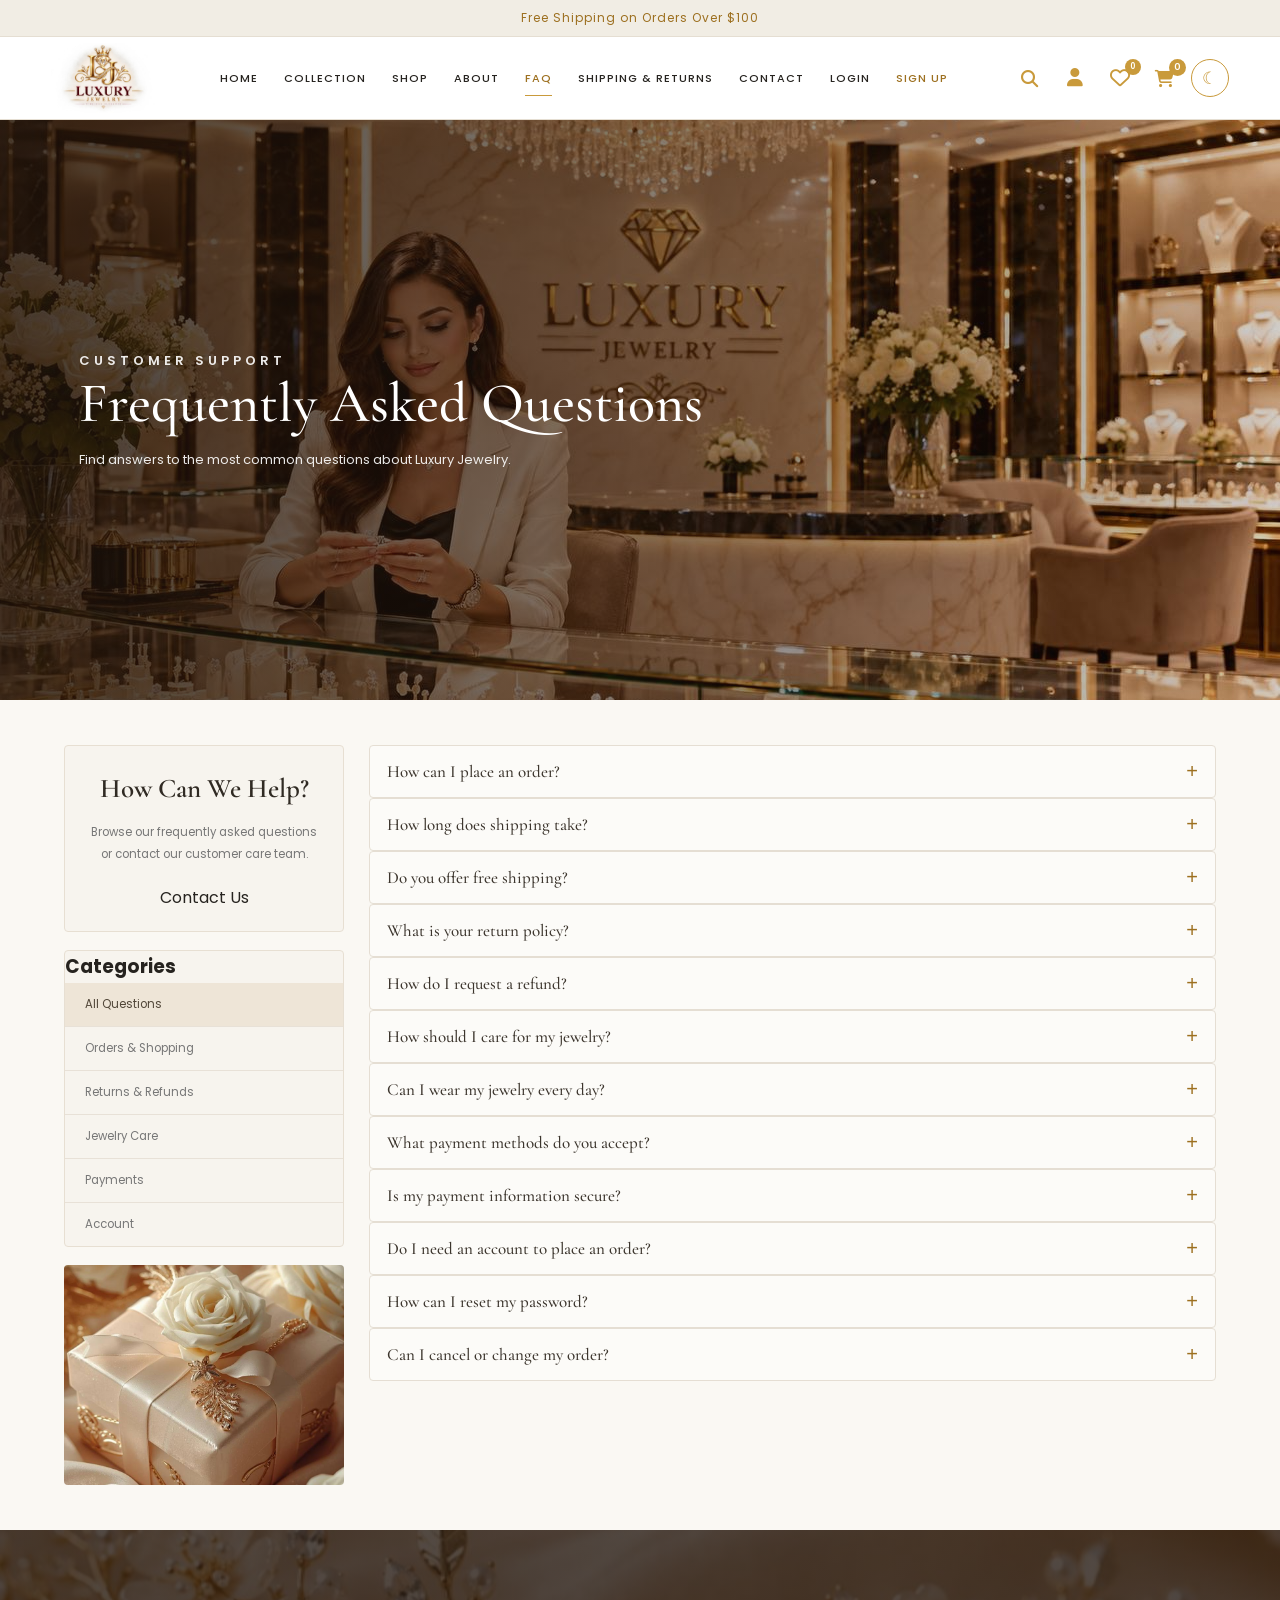
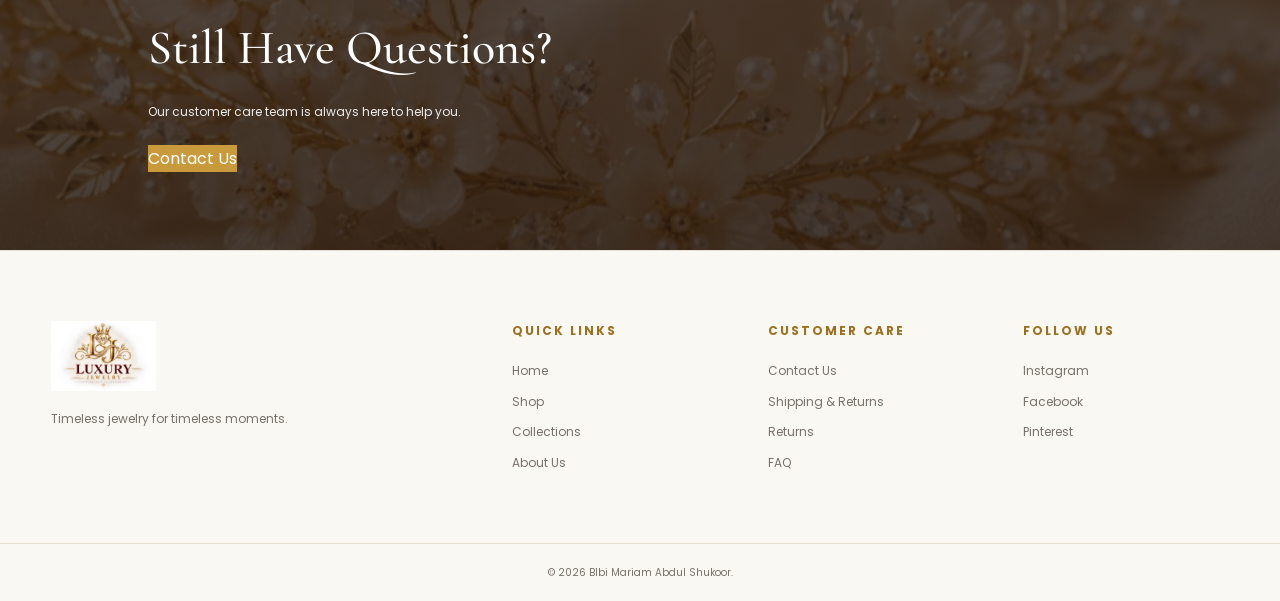
<file: faq.html>
<!DOCTYPE html>
<html lang="en">

<head>
    <meta charset="UTF-8">
    <meta name="viewport" content="width=device-width, initial-scale=1.0">

    <title>FAQ | Luxury Jewelry</title>

    <!-- Google Fonts -->
    <link rel="preconnect" href="https://fonts.googleapis.com">
    <link rel="preconnect" href="https://fonts.gstatic.com" crossorigin>

    <link
        href="https://fonts.googleapis.com/css2?family=Cormorant+Garamond:wght@400;500;600;700&family=Poppins:wght@300;400;500;600&display=swap"
        rel="stylesheet">

    <!-- Main CSS -->
    <link rel="stylesheet" href="css/style.css">

    <!-- FAQ CSS -->
    <link rel="stylesheet" href="css/faq.css">

    <!-- Navbar CSS -->
    <link rel="stylesheet" href="css/navbar.css">

    <link
  rel="stylesheet"
  href="https://cdnjs.cloudflare.com/ajax/libs/font-awesome/6.7.2/css/all.min.css"
/>
</head>

<body>

    <!-- =========================
         ANNOUNCEMENT BAR
    ========================== -->

    <div class="announcement-bar">
        Free Shipping on Orders Over $100
    </div>


    <!-- =========================
         NAVBAR
    ========================== -->

    <div id="navbar"></div>


    <!-- =========================
         FAQ HERO
    ========================== -->

    <section class="faq-hero">

        <div class="faq-hero-overlay"></div>

        <div class="faq-hero-content">

            <p class="section-subtitle">
                CUSTOMER SUPPORT
            </p>

            <h1>
                Frequently Asked Questions
            </h1>

            <p>
                Find answers to the most common questions about
                Luxury Jewelry.
            </p>

        </div>

    </section>


    <!-- =========================
         FAQ CONTENT
    ========================== -->

    <section class="faq-content-section">

        <div class="faq-layout">


            <!-- =========================
                 LEFT SIDEBAR
            ========================== -->

            <aside class="faq-sidebar">


                <div class="faq-help-card">

                    <h2>
                        How Can We Help?
                    </h2>

                    <p>
                        Browse our frequently asked questions
                        or contact our customer care team.
                    </p>

                    <a href="contact.html" class="faq-help-btn">
                        Contact Us
                    </a>

                </div>


                <!-- FAQ CATEGORIES -->

                <div class="faq-categories">

                    <h3>
                        Categories
                    </h3>

                    <button
                        class="faq-category active"
                        data-category="all">
                        All Questions
                    </button>

                    <button
                        class="faq-category"
                        data-category="orders">
                        Orders & Shopping
                    </button>

                    <button
                        class="faq-category"
                        data-category="returns">
                        Returns & Refunds
                    </button>

                    <button
                        class="faq-category"
                        data-category="jewelry">
                        Jewelry Care
                    </button>

                    <button
                        class="faq-category"
                        data-category="payments">
                        Payments
                    </button>

                    <button
                        class="faq-category"
                        data-category="account">
                        Account
                    </button>

                </div>


                <!-- HELP IMAGE -->

                <div class="faq-sidebar-image">

                    <img
                        src="images/jelwery4.jpg"
                        alt="Luxury Jewelry Customer Support">

                </div>

            </aside>


            <!-- =========================
                 FAQ QUESTIONS
            ========================== -->

            <div class="faq-list">


                <!-- QUESTION 1 -->

                <div
                    class="faq-item"
                    data-category="orders">

                    <button class="faq-question">

                        <span>
                            How can I place an order?
                        </span>

                        <span class="faq-icon">
                            +
                        </span>

                    </button>

                    <div class="faq-answer">

                        <p>
                            You can place an order by browsing our Shop
                            page, selecting your favorite jewelry item,
                            and clicking the Add to Cart button.
                            Then proceed to checkout to complete your purchase.
                        </p>

                    </div>

                </div>


                <!-- QUESTION 2 -->

                <div
                    class="faq-item"
                    data-category="orders">

                    <button class="faq-question">

                        <span>
                            How long does shipping take?
                        </span>

                        <span class="faq-icon">
                            +
                        </span>

                    </button>

                    <div class="faq-answer">

                        <p>
                            Standard shipping usually takes between
                            3 to 7 business days depending on your location.
                            Delivery times may vary during holidays and special events.
                        </p>

                    </div>

                </div>


                <!-- QUESTION 3 -->

                <div
                    class="faq-item"
                    data-category="orders">

                    <button class="faq-question">

                        <span>
                            Do you offer free shipping?
                        </span>

                        <span class="faq-icon">
                            +
                        </span>

                    </button>

                    <div class="faq-answer">

                        <p>
                            Yes. We offer free shipping on orders over
                            $100. For orders below this amount, shipping
                            fees may apply.
                        </p>

                    </div>

                </div>


                <!-- QUESTION 4 -->

                <div
                    class="faq-item"
                    data-category="returns">

                    <button class="faq-question">

                        <span>
                            What is your return policy?
                        </span>

                        <span class="faq-icon">
                            +
                        </span>

                    </button>

                    <div class="faq-answer">

                        <p>
                            We accept returns within 30 days of delivery,
                            provided that the jewelry is unused and returned
                            in its original packaging.
                        </p>

                    </div>

                </div>


                <!-- QUESTION 5 -->

                <div
                    class="faq-item"
                    data-category="returns">

                    <button class="faq-question">

                        <span>
                            How do I request a refund?
                        </span>

                        <span class="faq-icon">
                            +
                        </span>

                    </button>

                    <div class="faq-answer">

                        <p>
                            To request a refund, please contact our customer
                            care team through the Contact Us page.
                            Include your order number and reason for return.
                        </p>

                    </div>

                </div>


                <!-- QUESTION 6 -->

                <div
                    class="faq-item"
                    data-category="jewelry">

                    <button class="faq-question">

                        <span>
                            How should I care for my jewelry?
                        </span>

                        <span class="faq-icon">
                            +
                        </span>

                    </button>

                    <div class="faq-answer">

                        <p>
                            Keep your jewelry away from perfumes, chemicals,
                            and excessive moisture. Store each piece in a soft
                            jewelry box or pouch when not in use.
                        </p>

                    </div>

                </div>


                <!-- QUESTION 7 -->

                <div
                    class="faq-item"
                    data-category="jewelry">

                    <button class="faq-question">

                        <span>
                            Can I wear my jewelry every day?
                        </span>

                        <span class="faq-icon">
                            +
                        </span>

                    </button>

                    <div class="faq-answer">

                        <p>
                            Yes, many of our jewelry pieces are suitable for
                            everyday wear. However, we recommend removing jewelry
                            before swimming, showering, or exercising.
                        </p>

                    </div>

                </div>


                <!-- QUESTION 8 -->

                <div
                    class="faq-item"
                    data-category="payments">

                    <button class="faq-question">

                        <span>
                            What payment methods do you accept?
                        </span>

                        <span class="faq-icon">
                            +
                        </span>

                    </button>

                    <div class="faq-answer">

                        <p>
                            We accept major debit cards, credit cards,
                            and other secure online payment methods
                            available during checkout.
                        </p>

                    </div>

                </div>


                <!-- QUESTION 9 -->

                <div
                    class="faq-item"
                    data-category="payments">

                    <button class="faq-question">

                        <span>
                            Is my payment information secure?
                        </span>

                        <span class="faq-icon">
                            +
                        </span>

                    </button>

                    <div class="faq-answer">

                        <p>
                            Yes. We use secure payment processing methods
                            to help protect your personal and payment information.
                        </p>

                    </div>

                </div>


                <!-- QUESTION 10 -->

                <div
                    class="faq-item"
                    data-category="account">

                    <button class="faq-question">

                        <span>
                            Do I need an account to place an order?
                        </span>

                        <span class="faq-icon">
                            +
                        </span>

                    </button>

                    <div class="faq-answer">

                        <p>
                            You can browse our products without an account.
                            Creating an account makes it easier to manage orders,
                            save favorites, and track your purchases.
                        </p>

                    </div>

                </div>


                <!-- QUESTION 11 -->

                <div
                    class="faq-item"
                    data-category="account">

                    <button class="faq-question">

                        <span>
                            How can I reset my password?
                        </span>

                        <span class="faq-icon">
                            +
                        </span>

                    </button>

                    <div class="faq-answer">

                        <p>
                            Go to the Login page and select the Forgot Password
                            option if available. Follow the instructions to reset
                            your account password.
                        </p>

                    </div>

                </div>


                <!-- QUESTION 12 -->

                <div
                    class="faq-item"
                    data-category="orders">

                    <button class="faq-question">

                        <span>
                            Can I cancel or change my order?
                        </span>

                        <span class="faq-icon">
                            +
                        </span>

                    </button>

                    <div class="faq-answer">

                        <p>
                            Orders can only be changed or canceled before they
                            are processed for shipping. Please contact customer
                            support as soon as possible for assistance.
                        </p>

                    </div>

                </div>


            </div>

        </div>

    </section>


    <!-- =========================
         FAQ CTA SECTION
    ========================== -->

    <section class="faq-cta-section">

        <div class="faq-cta-overlay"></div>

        <div class="faq-cta-content">

            <h2>
                Still Have Questions?
            </h2>

            <p>
                Our customer care team is always here to help you.
            </p>

            <a href="contact.html" class="btn-primary">
                Contact Us
            </a>

        </div>

    </section>


    <!-- =========================
         FOOTER
    ========================== -->

    <footer class="footer">

        <div class="footer-container">


            <!-- FOOTER BRAND -->

            <div class="footer-brand">

                <a href="index.html" class="logo">

                    <img
                        src="images/logo.jpeg"
                        alt="Luxury Jewelry Logo">

                </a>

                <p>
                    Timeless jewelry for timeless moments.
                </p>

            </div>


            <!-- QUICK LINKS -->

            <div class="footer-column">

                <h3>
                    Quick Links
                </h3>

                <a href="index.html">
                    Home
                </a>

                <a href="shop.html">
                    Shop
                </a>

                <a href="collections.html">
                    Collections
                </a>

                <a href="about.html">
                    About Us
                </a>

            </div>


            <!-- CUSTOMER CARE -->

            <div class="footer-column">

                <h3>
                    Customer Care
                </h3>

                <a href="contact.html">
                    Contact Us
                </a>

                <a href="shipping-returns.html">
                    Shipping & Returns
                </a>

                <a href="shipping-returns.html">
                    Returns
                </a>

                <a href="faq.html">
                    FAQ
                </a>

            </div>


            <!-- SOCIAL LINKS -->

            <div class="footer-column">

                <h3>
                    Follow Us
                </h3>

                <div class="social-links">

                    <a href="#" aria-label="Instagram">
                        Instagram
                    </a>

                    <a href="#" aria-label="Facebook">
                        Facebook
                    </a>

                    <a href="#" aria-label="Pinterest">
                        Pinterest
                    </a>

                </div>

            </div>

        </div>


        <!-- FOOTER BOTTOM -->

        <div class="footer-bottom">

            <p>
                ©️ 2026 BIbi Mariam Abdul Shukoor.`;
            </p>

        </div>

    </footer>


    <!-- =========================
         JAVASCRIPT
    ========================== -->
    <script src="js/auth.js"></script>
    <script src="js/navbar.js"></script>
    <script src="js/landing.js"></script>
    <script src="js/faq.js"></script>

</body>

</html>
</file>
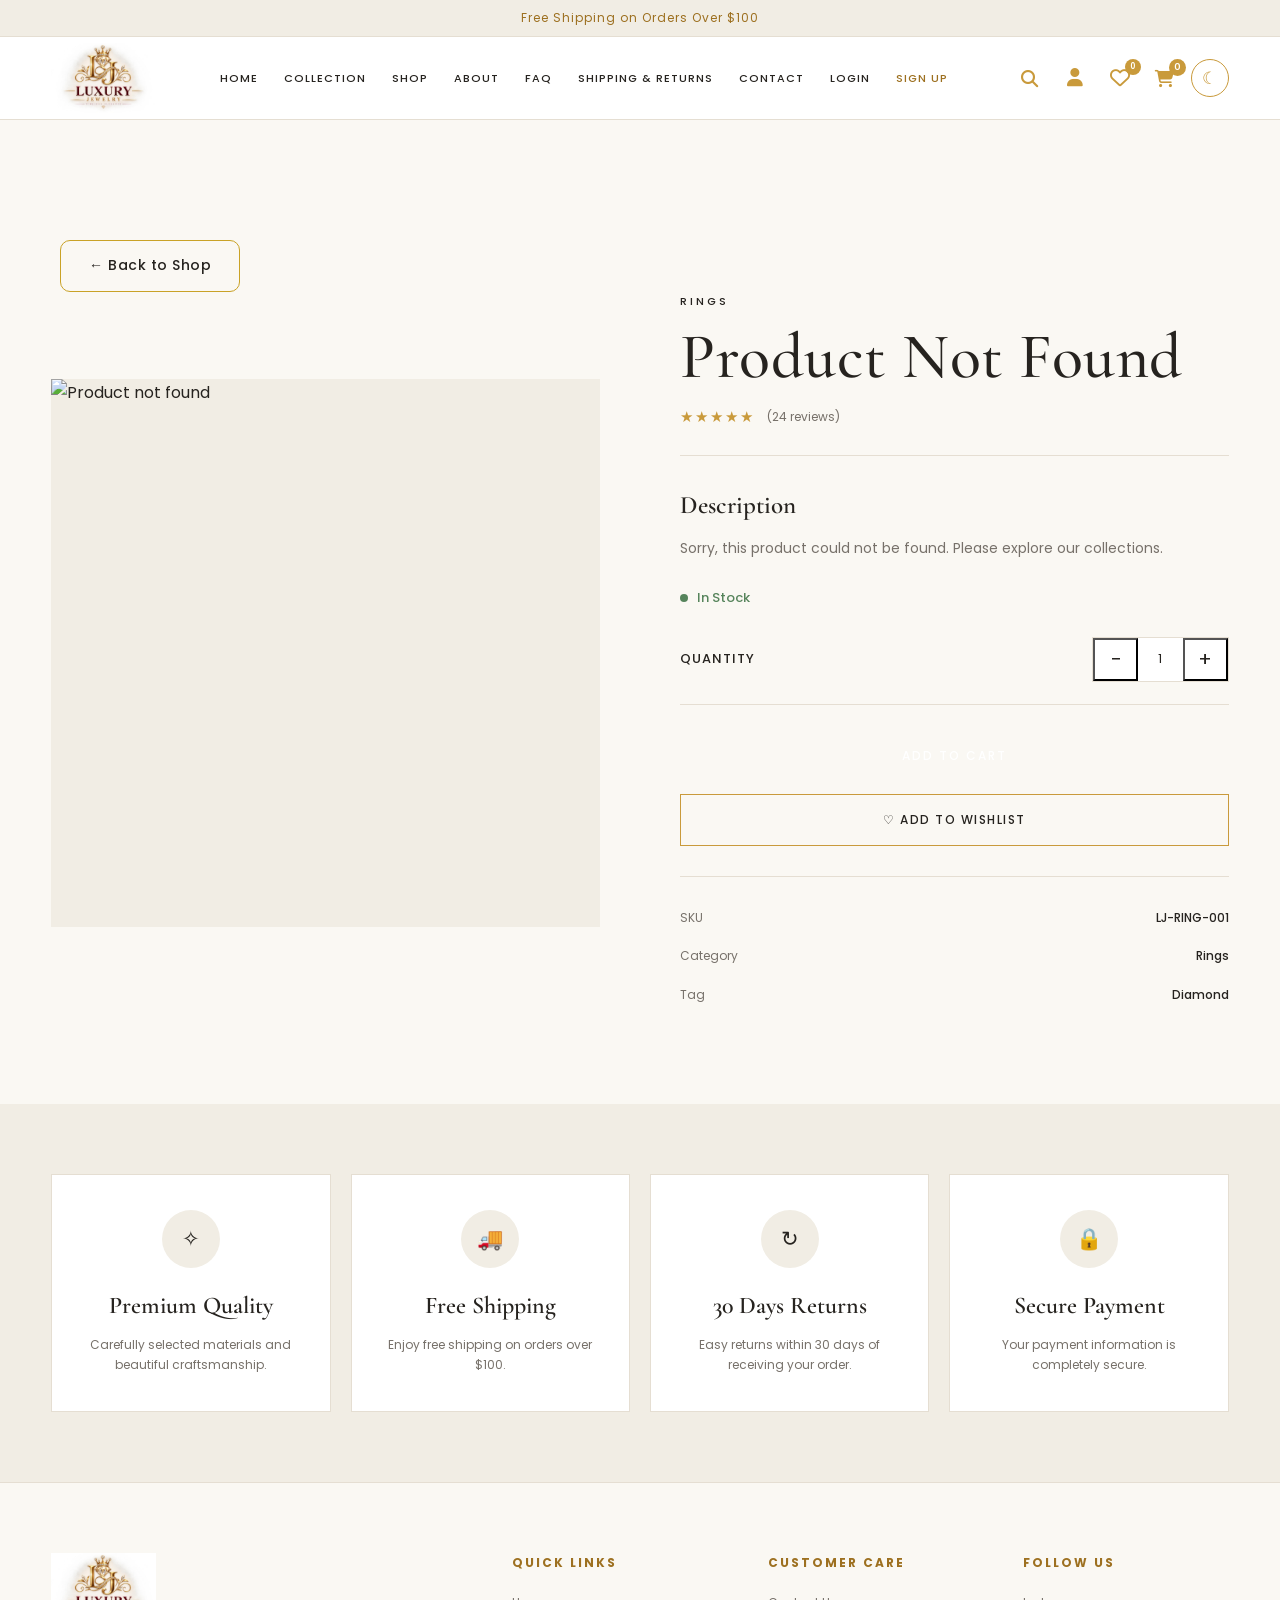
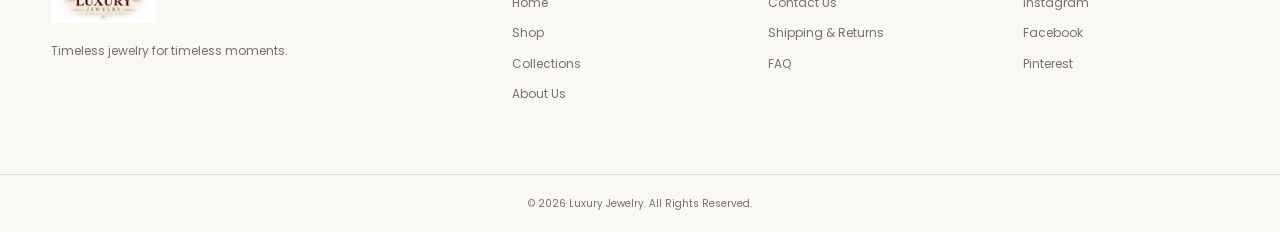
<file: product-details.html>
<!DOCTYPE html>
<html lang="en">

<head>
    <meta charset="UTF-8">

    <meta
        name="viewport"
        content="width=device-width, initial-scale=1.0"
    >

    <title>Product Details | Luxury Jewelry</title>


    <!-- =====================================================
         GOOGLE FONTS
    ====================================================== -->

    <link
        rel="preconnect"
        href="https://fonts.googleapis.com"
    >

    <link
        rel="preconnect"
        href="https://fonts.gstatic.com"
        crossorigin
    >

    <link
        href="https://fonts.googleapis.com/css2?family=Cormorant+Garamond:wght@400;500;600;700&family=Poppins:wght@300;400;500;600&display=swap"
        rel="stylesheet"
    >


    <!-- =====================================================
         PRODUCT DETAILS CSS
    ====================================================== -->

    <link
        rel="stylesheet"
        href="css/product-details.css"
    >
    <link
  rel="stylesheet"
  href="https://cdnjs.cloudflare.com/ajax/libs/font-awesome/6.7.2/css/all.min.css"
/>
    <!-- CSS -->
    <link rel="stylesheet" href="css/style.css">
    <link rel="stylesheet" href="css/navbar.css">
</head>

<body>

    <!-- =========================
         ANNOUNCEMENT BAR
    ========================== -->

    <div class="announcement-bar">
        Free Shipping on Orders Over $100
    </div>


    <!-- =========================
         NAVBAR
         Loaded from components/navbar.html
    ========================== -->

    <div id="navbar"></div>


    <!-- =========================
         MAIN CONTENT
    ========================== -->

    <main>

</head>


    <!-- =====================================================
         SEARCH BOX
    ====================================================== -->

    <div
        class="search-box"
        id="searchBox"
    >

        <div class="search-container">

            <input
                type="text"
                id="productSearch"
                placeholder="Search jewelry..."
                autocomplete="off"
            >

            <button
                id="closeSearch"
                type="button"
                aria-label="Close Search"
            >
                ✕
            </button>

        </div>

    </div>


    <!-- =====================================================
         PRODUCT DETAILS
    ====================================================== -->

    <main>

        <section class="product-details-section">


            <!-- =================================================
                 BACK TO SHOP
            ================================================== -->

            <div class="product-back-wrapper">

                <a
                    href="shop.html"
                    class="product-back-button"
                >
                    ← Back to Shop
                </a>

            </div>


            <div class="product-details-container">


                <!-- =================================================
                     PRODUCT IMAGE
                ================================================== -->

                <div class="product-gallery">

                    <div class="product-main-image">

                        <img
                            id="productImage"
                            src="images/Image 2026-09-02 at 12.27.56.jpeg"
                            alt="Diamond Ring"
                        >

                    </div>

                </div>


                <!-- =================================================
                     PRODUCT INFORMATION
                ================================================== -->

                <div class="product-details-content">


                    <!-- CATEGORY -->

                    <p
                        class="product-category"
                        id="productCategory"
                    >
                        RINGS
                    </p>


                    <!-- PRODUCT NAME -->

                    <h1 id="productName">
                        DIAMOND RING
                    </h1>


                    <!-- PRICE -->

                    <div
                        class="product-price"
                        id="productPrice"
                    >
                        $299.99
                    </div>


                    <!-- RATING -->

                    <div class="product-rating">

                        <span class="stars">
                            ★★★★★
                        </span>

                        <span
                            class="review-count"
                            id="productReviews"
                        >
                            (24 reviews)
                        </span>

                    </div>


                    <!-- DIVIDER -->

                    <div class="product-divider"></div>


                    <!-- DESCRIPTION -->

                    <div class="product-description">

                        <h3>
                            Description
                        </h3>

                        <p id="productDescription">
                            A timeless diamond ring crafted
                            with elegance and sophistication.
                            Designed to add a luxurious touch
                            to every special moment.
                        </p>

                    </div>


                    <!-- STOCK -->

                    <div class="product-stock">

                        <span class="stock-dot"></span>

                        <span id="productStock">
                            In Stock
                        </span>

                    </div>


                    <!-- QUANTITY -->

                    <div class="quantity-wrapper">

                        <span class="quantity-title">
                            Quantity
                        </span>

                        <div class="quantity-control">

                            <button
                                type="button"
                                id="decreaseQuantity"
                                aria-label="Decrease Quantity"
                            >
                                −
                            </button>

                            <span id="quantity">
                                1
                            </span>

                            <button
                                type="button"
                                id="increaseQuantity"
                                aria-label="Increase Quantity"
                            >
                                +
                            </button>

                        </div>

                    </div>


                    <!-- =================================================
                         PRODUCT BUTTONS
                    ================================================== -->

                    <div class="product-buttons">


                        <!-- ADD TO CART -->

                        <button
                            type="button"
                            id="addToCart"
                            class="add-to-cart"
                        >
                            ADD TO CART
                        </button>


                        <!-- WISHLIST -->

                        <button
                            type="button"
                            id="addToWishlist"
                            class="add-to-wishlist"
                        >
                            ♡ ADD TO WISHLIST
                        </button>

                    </div>


                    <!-- =================================================
                         PRODUCT META
                    ================================================== -->

                    <div class="product-meta">


                        <div class="meta-row">

                            <span>
                                SKU
                            </span>

                            <strong id="productSku">
                                LJ-RING-001
                            </strong>

                        </div>


                        <div class="meta-row">

                            <span>
                                Category
                            </span>

                            <strong id="productMetaCategory">
                                Rings
                            </strong>

                        </div>


                        <div class="meta-row">

                            <span>
                                Tag
                            </span>

                            <strong id="productTag">
                                Diamond
                            </strong>

                        </div>

                    </div>

                </div>

            </div>

        </section>


        <!-- =====================================================
             ADDITIONAL PRODUCT INFORMATION
        ====================================================== -->

        <section class="product-information">

            <div class="product-information-container">


                <div class="information-card">

                    <div class="information-icon">
                        ✧
                    </div>

                    <h3>
                        Premium Quality
                    </h3>

                    <p>
                        Carefully selected materials and
                        beautiful craftsmanship.
                    </p>

                </div>


                <div class="information-card">

                    <div class="information-icon">
                        🚚
                    </div>

                    <h3>
                        Free Shipping
                    </h3>

                    <p>
                        Enjoy free shipping on orders
                        over $100.
                    </p>

                </div>


                <div class="information-card">

                    <div class="information-icon">
                        ↻
                    </div>

                    <h3>
                        30 Days Returns
                    </h3>

                    <p>
                        Easy returns within 30 days of
                        receiving your order.
                    </p>

                </div>


                <div class="information-card">

                    <div class="information-icon">
                        🔒
                    </div>

                    <h3>
                        Secure Payment
                    </h3>

                    <p>
                        Your payment information is
                        completely secure.
                    </p>

                </div>

            </div>

        </section>

    </main>


    <!-- =====================================================
         FOOTER
    ====================================================== -->

    <footer class="footer">

        <div class="footer-container">


            <!-- BRAND -->

            <div class="footer-brand">

                <a
                    href="index.html"
                    class="logo"
                >

                    <img
                        src="images/logo.jpeg"
                        alt="Luxury Jewelry Logo"
                    >

                </a>

                <p>
                    Timeless jewelry for timeless moments.
                </p>

            </div>


            <!-- QUICK LINKS -->

            <div class="footer-column">

                <h3>
                    Quick Links
                </h3>

                <a href="index.html">
                    Home
                </a>

                <a href="shop.html">
                    Shop
                </a>

                <a href="collections.html">
                    Collections
                </a>

                <a href="about.html">
                    About Us
                </a>

            </div>


            <!-- CUSTOMER CARE -->

            <div class="footer-column">

                <h3>
                    Customer Care
                </h3>

                <a href="contact.html">
                    Contact Us
                </a>

                <a href="shipping-return.html">
                    Shipping & Returns
                </a>

                <a href="faq.html">
                    FAQ
                </a>

            </div>


            <!-- SOCIAL -->

            <div class="footer-column">

                <h3>
                    Follow Us
                </h3>

                <div class="social-links">

                    <a
                        href="#"
                        aria-label="Instagram"
                    >
                        Instagram
                    </a>

                    <a
                        href="#"
                        aria-label="Facebook"
                    >
                        Facebook
                    </a>

                    <a
                        href="#"
                        aria-label="Pinterest"
                    >
                        Pinterest
                    </a>

                </div>

            </div>

        </div>


        <!-- FOOTER BOTTOM -->

        <div class="footer-bottom">

            <p>
                ©️ 2026 Luxury Jewelry.
                All Rights Reserved.
            </p>

        </div>

    </footer>


    <!-- =====================================================
         PRODUCT DETAILS JAVASCRIPT
    ====================================================== -->
    <script src="js/auth.js"></script>
    <script src="js/navbar.js"></script>
    <script src="js/landing.js"></script>
    <script src="js/product-details.js"></script>

</body>

</html>
</file>
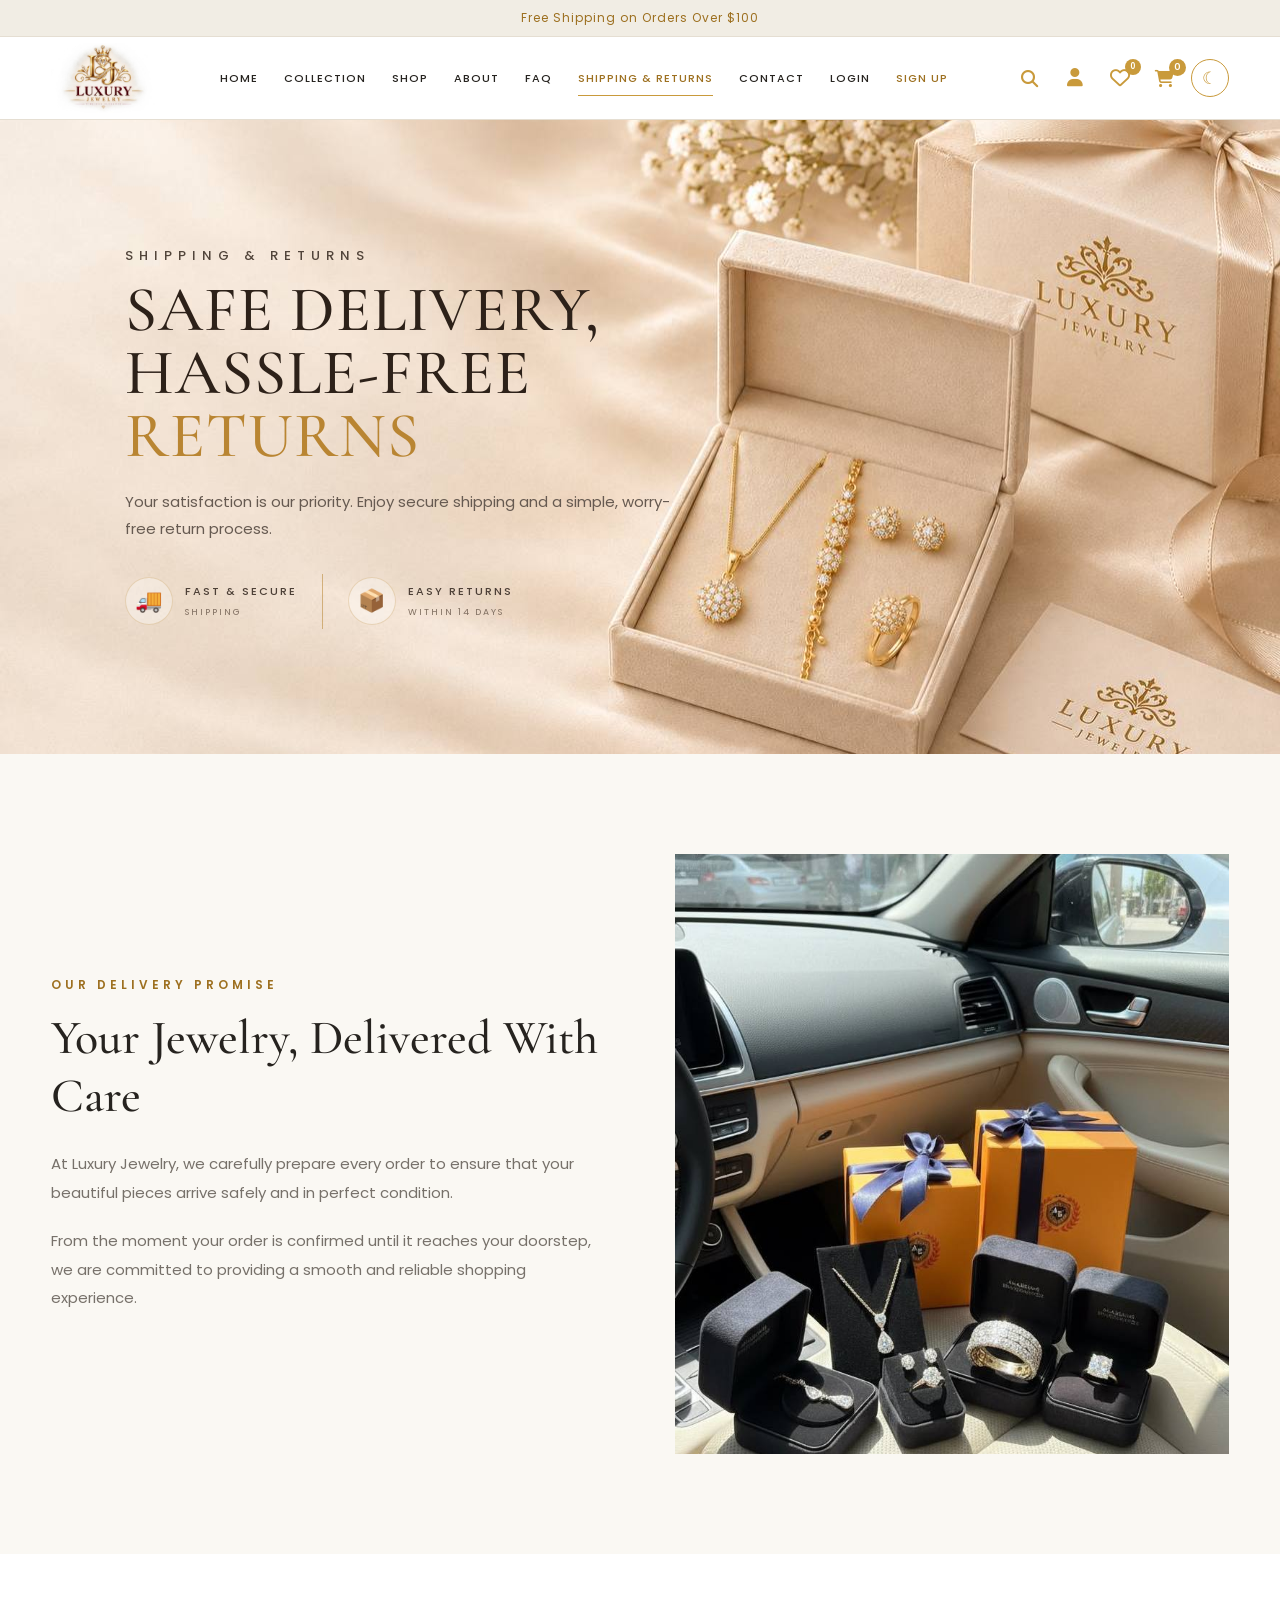
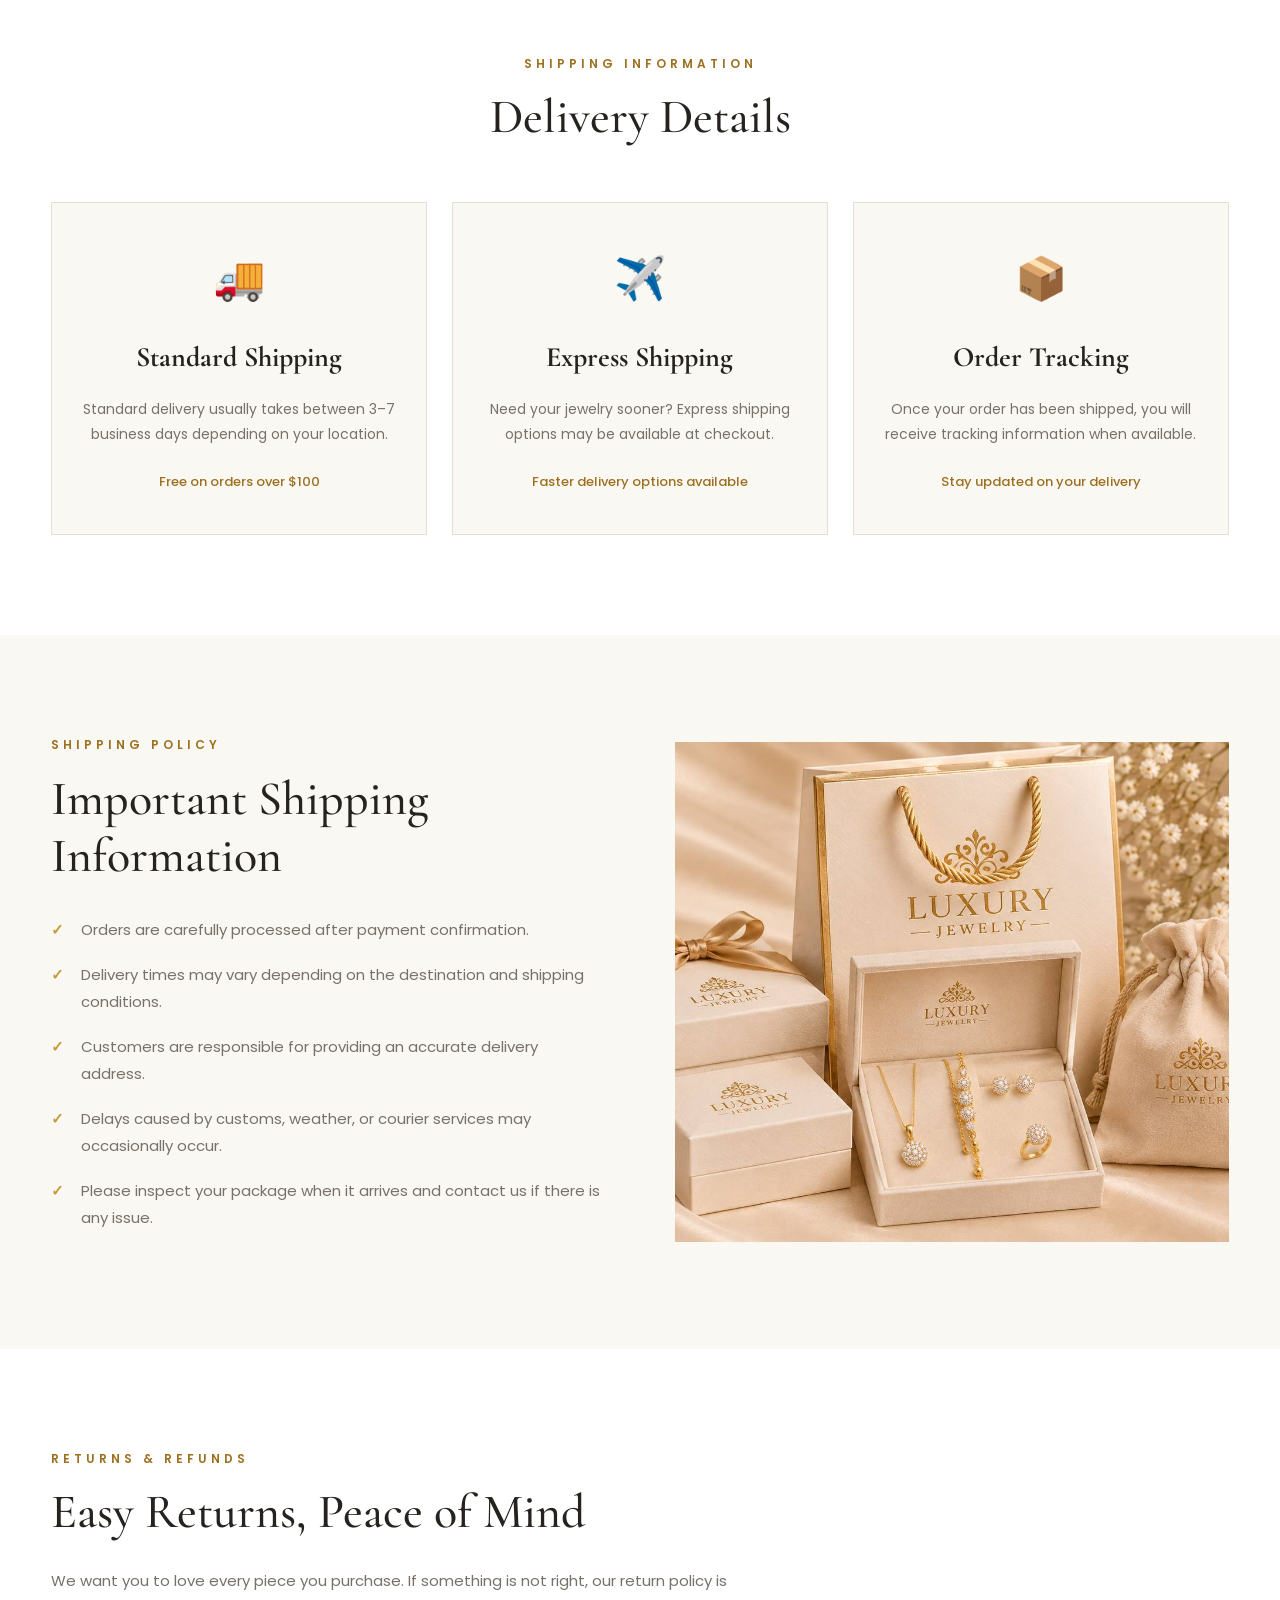
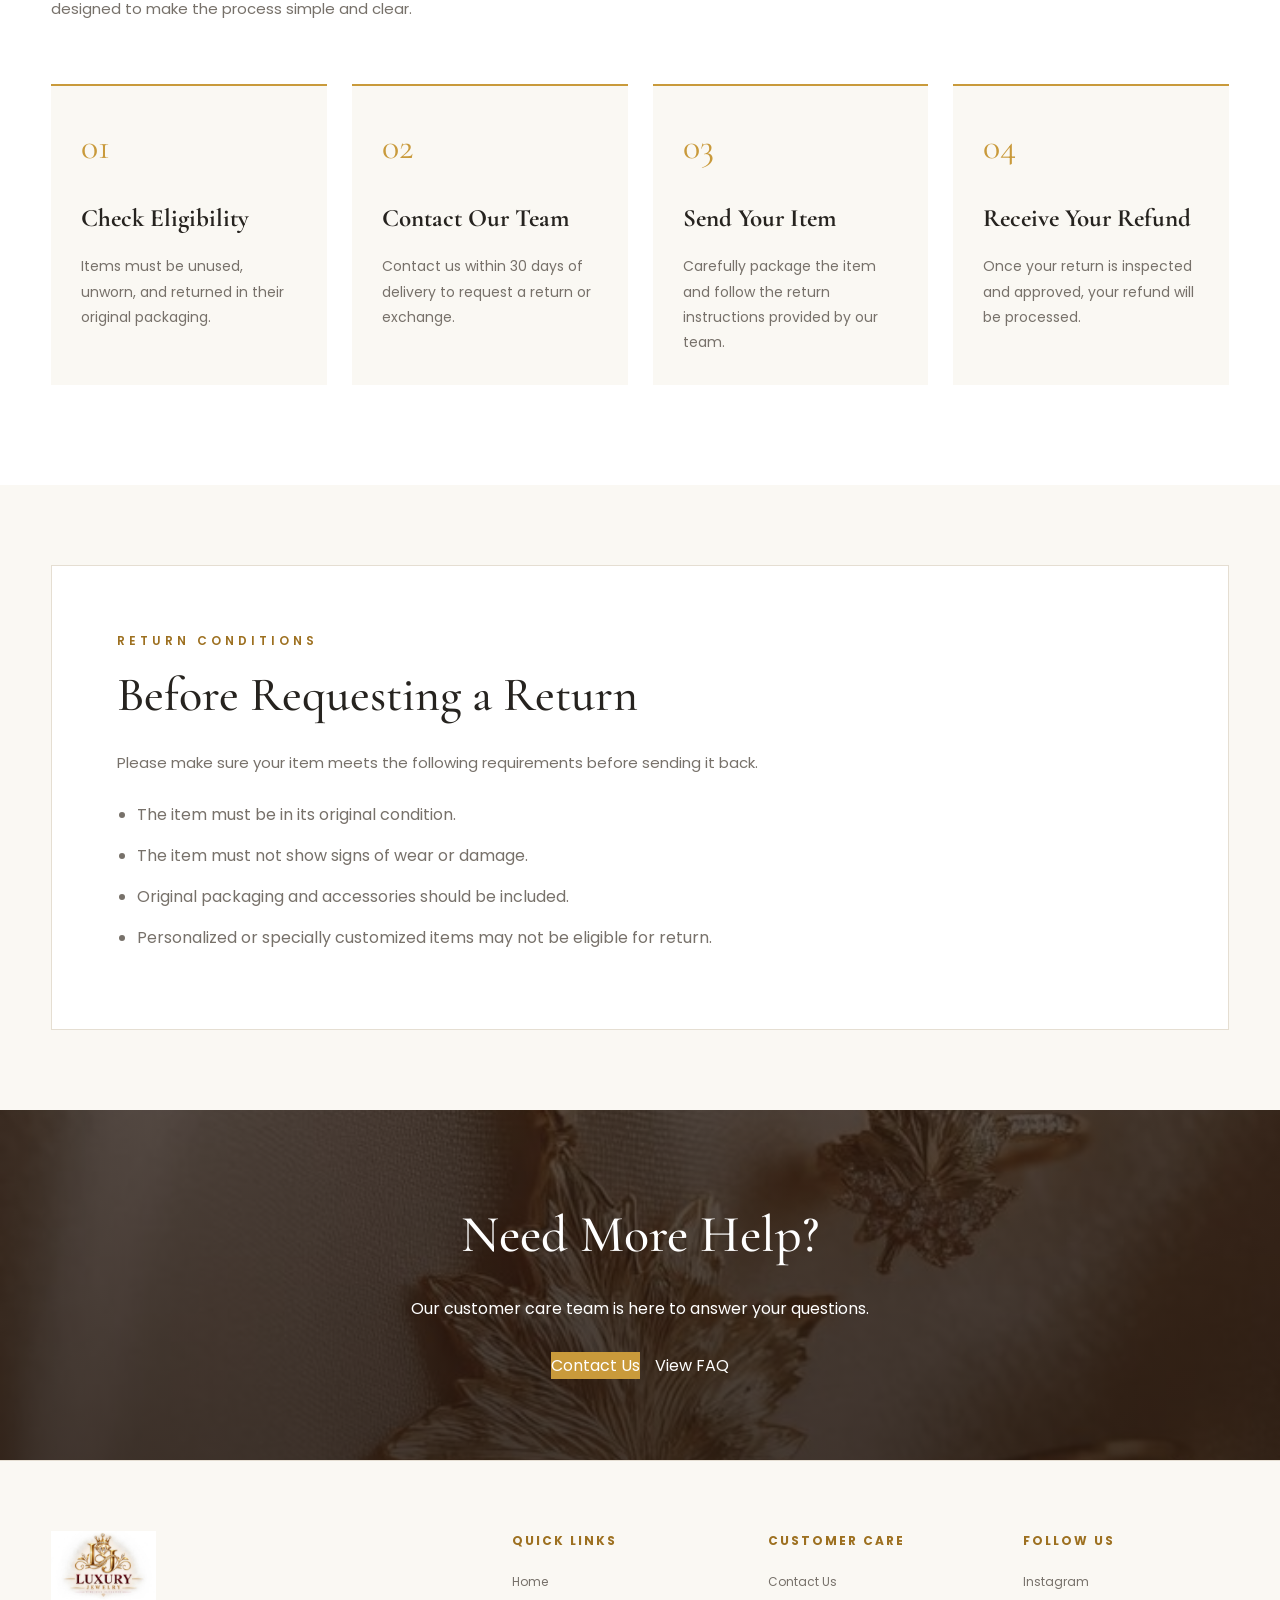
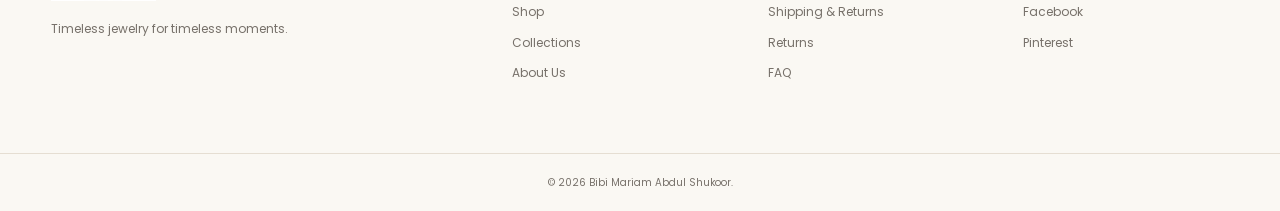
<file: shipping-returns.html>
<!DOCTYPE html>
<html lang="en">

<head>
    <meta charset="UTF-8">
    <meta name="viewport" content="width=device-width, initial-scale=1.0">

    <title>Shipping & Returns | Luxury Jewelry</title>

    <!-- Google Fonts -->
    <link rel="preconnect" href="https://fonts.googleapis.com">
    <link rel="preconnect" href="https://fonts.gstatic.com" crossorigin>

    <link href="https://fonts.googleapis.com/css2?family=Cormorant+Garamond:wght@400;500;600;700&family=Poppins:wght@300;400;500;600&display=swap"
        rel="stylesheet">

    <!-- Main CSS -->
    <link rel="stylesheet" href="css/style.css">

    <!-- Shipping & Returns CSS -->
    <link rel="stylesheet" href="css/shipping-returns.css">

    <!-- Navbar CSS -->
    <link rel="stylesheet" href="css/navbar.css">

    <link
  rel="stylesheet"
  href="https://cdnjs.cloudflare.com/ajax/libs/font-awesome/6.7.2/css/all.min.css"
/>
</head>

<body>

    <!-- =========================
         ANNOUNCEMENT BAR
    ========================== -->

    <div class="announcement-bar">
        Free Shipping on Orders Over $100
    </div>


    <!-- =========================
         NAVBAR
    ========================== -->

    <div id="navbar"></div>



    <!-- =========================
         HERO SECTION
         NO HERO LOGO
         BACKGROUND IMAGE
         NO SHADOW / NO OVERLAY
    ========================== -->

    <section class="shipping-hero">

        <div class="shipping-hero-content">

            <p class="section-subtitle">
                SHIPPING & RETURNS
            </p>

            <h1>
                SAFE DELIVERY,<br>
                HASSLE-FREE<br>
                <span>RETURNS</span>
            </h1>

            <p class="shipping-hero-description">
                Your satisfaction is our priority. Enjoy secure
                shipping and a simple, worry-free return process.
            </p>

            <div class="shipping-hero-features">

                <div class="hero-feature">

                    <div class="hero-feature-icon">
                        🚚
                    </div>

                    <div>
                        <strong>FAST & SECURE</strong>
                        <small>SHIPPING</small>
                    </div>

                </div>


                <div class="hero-feature-divider"></div>


                <div class="hero-feature">

                    <div class="hero-feature-icon">
                        📦
                    </div>

                    <div>
                        <strong>EASY RETURNS</strong>
                        <small>WITHIN 14 DAYS</small>
                    </div>

                </div>

            </div>

        </div>

    </section>


    <!-- =========================
         SHIPPING INTRODUCTION
    ========================== -->

    <section class="shipping-intro">

        <div class="shipping-container">

            <div class="shipping-intro-text">

                <p class="section-subtitle">
                    OUR DELIVERY PROMISE
                </p>

                <h2>
                    Your Jewelry, Delivered With Care
                </h2>

                <p>
                    At Luxury Jewelry, we carefully prepare every order
                    to ensure that your beautiful pieces arrive safely
                    and in perfect condition.
                </p>

                <p>
                    From the moment your order is confirmed until it
                    reaches your doorstep, we are committed to providing
                    a smooth and reliable shopping experience.
                </p>

            </div>

            <div class="shipping-intro-image">

                <img
                    src="images/shipping6.jpg"
                    alt="Luxury Jewelry Delivery">

            </div>

        </div>

    </section>


    <!-- =========================
         SHIPPING INFORMATION
    ========================== -->

    <section class="shipping-info-section">

        <div class="shipping-container">

            <div class="shipping-section-heading">

                <p class="section-subtitle">
                    SHIPPING INFORMATION
                </p>

                <h2>
                    Delivery Details
                </h2>

            </div>


            <div class="shipping-cards">

                <!-- CARD 1 -->

                <div class="shipping-card">

                    <div class="shipping-card-icon">
                        🚚
                    </div>

                    <h3>
                        Standard Shipping
                    </h3>

                    <p>
                        Standard delivery usually takes between
                        3–7 business days depending on your location.
                    </p>

                    <span>
                        Free on orders over $100
                    </span>

                </div>


                <!-- CARD 2 -->

                <div class="shipping-card">

                    <div class="shipping-card-icon">
                        ✈️
                    </div>

                    <h3>
                        Express Shipping
                    </h3>

                    <p>
                        Need your jewelry sooner? Express shipping
                        options may be available at checkout.
                    </p>

                    <span>
                        Faster delivery options available
                    </span>

                </div>


                <!-- CARD 3 -->

                <div class="shipping-card">

                    <div class="shipping-card-icon">
                        📦
                    </div>

                    <h3>
                        Order Tracking
                    </h3>

                    <p>
                        Once your order has been shipped, you will
                        receive tracking information when available.
                    </p>

                    <span>
                        Stay updated on your delivery
                    </span>

                </div>

            </div>

        </div>

    </section>


    <!-- =========================
         SHIPPING POLICY
    ========================== -->

    <section class="policy-section">

        <div class="shipping-container">

            <div class="policy-grid">

                <div class="policy-content">

                    <p class="section-subtitle">
                        SHIPPING POLICY
                    </p>

                    <h2>
                        Important Shipping Information
                    </h2>

                    <ul>

                        <li>
                            Orders are carefully processed after payment
                            confirmation.
                        </li>

                        <li>
                            Delivery times may vary depending on the
                            destination and shipping conditions.
                        </li>

                        <li>
                            Customers are responsible for providing an
                            accurate delivery address.
                        </li>

                        <li>
                            Delays caused by customs, weather, or courier
                            services may occasionally occur.
                        </li>

                        <li>
                            Please inspect your package when it arrives
                            and contact us if there is any issue.
                        </li>

                    </ul>

                </div>


                <div class="policy-image">

                    <img
                        src="images/shipping8.jpg"
                        alt="Jewelry Packaging">

                </div>

            </div>

        </div>

    </section>


    <!-- =========================
         RETURNS SECTION
    ========================== -->

    <section class="returns-section">

        <div class="shipping-container">

            <div class="returns-heading">

                <p class="section-subtitle">
                    RETURNS & REFUNDS
                </p>

                <h2>
                    Easy Returns, Peace of Mind
                </h2>

                <p>
                    We want you to love every piece you purchase.
                    If something is not right, our return policy is
                    designed to make the process simple and clear.
                </p>

            </div>


            <div class="returns-grid">

                <!-- RETURN CARD 1 -->

                <div class="return-step">

                    <span class="return-number">
                        01
                    </span>

                    <h3>
                        Check Eligibility
                    </h3>

                    <p>
                        Items must be unused, unworn, and returned
                        in their original packaging.
                    </p>

                </div>


                <!-- RETURN CARD 2 -->

                <div class="return-step">

                    <span class="return-number">
                        02
                    </span>

                    <h3>
                        Contact Our Team
                    </h3>

                    <p>
                        Contact us within 30 days of delivery to
                        request a return or exchange.
                    </p>

                </div>


                <!-- RETURN CARD 3 -->

                <div class="return-step">

                    <span class="return-number">
                        03
                    </span>

                    <h3>
                        Send Your Item
                    </h3>

                    <p>
                        Carefully package the item and follow the
                        return instructions provided by our team.
                    </p>

                </div>


                <!-- RETURN CARD 4 -->

                <div class="return-step">

                    <span class="return-number">
                        04
                    </span>

                    <h3>
                        Receive Your Refund
                    </h3>

                    <p>
                        Once your return is inspected and approved,
                        your refund will be processed.
                    </p>

                </div>

            </div>

        </div>

    </section>


    <!-- =========================
         RETURN CONDITIONS
    ========================== -->

    <section class="conditions-section">

        <div class="shipping-container">

            <div class="conditions-box">

                <div class="conditions-content">

                    <p class="section-subtitle">
                        RETURN CONDITIONS
                    </p>

                    <h2>
                        Before Requesting a Return
                    </h2>

                    <p>
                        Please make sure your item meets the following
                        requirements before sending it back.
                    </p>

                    <ul>

                        <li>
                            The item must be in its original condition.
                        </li>

                        <li>
                            The item must not show signs of wear or damage.
                        </li>

                        <li>
                            Original packaging and accessories should
                            be included.
                        </li>

                        <li>
                            Personalized or specially customized items
                            may not be eligible for return.
                        </li>

                    </ul>

                </div>

            </div>

        </div>

    </section>


    <!-- =========================
         CTA SECTION
    ========================== -->

    <section class="shipping-cta">

        <div class="shipping-cta-overlay"></div>

        <div class="shipping-cta-content">

            <h2>
                Need More Help?
            </h2>

            <p>
                Our customer care team is here to answer your questions.
            </p>

            <div class="shipping-cta-buttons">

                <a href="contact.html" class="btn-primary">
                    Contact Us
                </a>

                <a href="faq.html" class="btn-secondary">
                    View FAQ
                </a>

            </div>

        </div>

    </section>


    <!-- =========================
         FOOTER
    ========================== -->

    <footer class="footer">

        <div class="footer-container">

            <div class="footer-brand">

                <a href="index.html" class="logo">

                    <img
                        src="images/logo.jpeg"
                        alt="Luxury Jewelry Logo">

                </a>

                <p>
                    Timeless jewelry for timeless moments.
                </p>

            </div>


            <div class="footer-column">

                <h3>
                    Quick Links
                </h3>

                <a href="index.html">
                    Home
                </a>

                <a href="shop.html">
                    Shop
                </a>

                <a href="collections.html">
                    Collections
                </a>

                <a href="about.html">
                    About Us
                </a>

            </div>


            <div class="footer-column">

                <h3>
                    Customer Care
                </h3>

                <a href="contact.html">
                    Contact Us
                </a>

                <a href="shipping-returns.html">
                    Shipping & Returns
                </a>

                <a href="shipping-returns.html">
                    Returns
                </a>

                <a href="faq.html">
                    FAQ
                </a>

            </div>


            <div class="footer-column">

                <h3>
                    Follow Us
                </h3>

                <div class="social-links">

                    <a href="#" aria-label="Instagram">
                        Instagram
                    </a>

                    <a href="#" aria-label="Facebook">
                        Facebook
                    </a>

                    <a href="#" aria-label="Pinterest">
                        Pinterest
                    </a>

                </div>

            </div>

        </div>


        <div class="footer-bottom">

            <p>
                ©️ 2026 Bibi Mariam Abdul Shukoor.
            </p>

        </div>

    </footer>


    <!-- JAVASCRIPT -->
    <script src="js/auth.js"></script>
    <script src="js/navbar.js"></script>
    <script src="js/landing.js"></script>
    <script src="js/shipping-returns.js"></script>

</body>

</html>
</file>
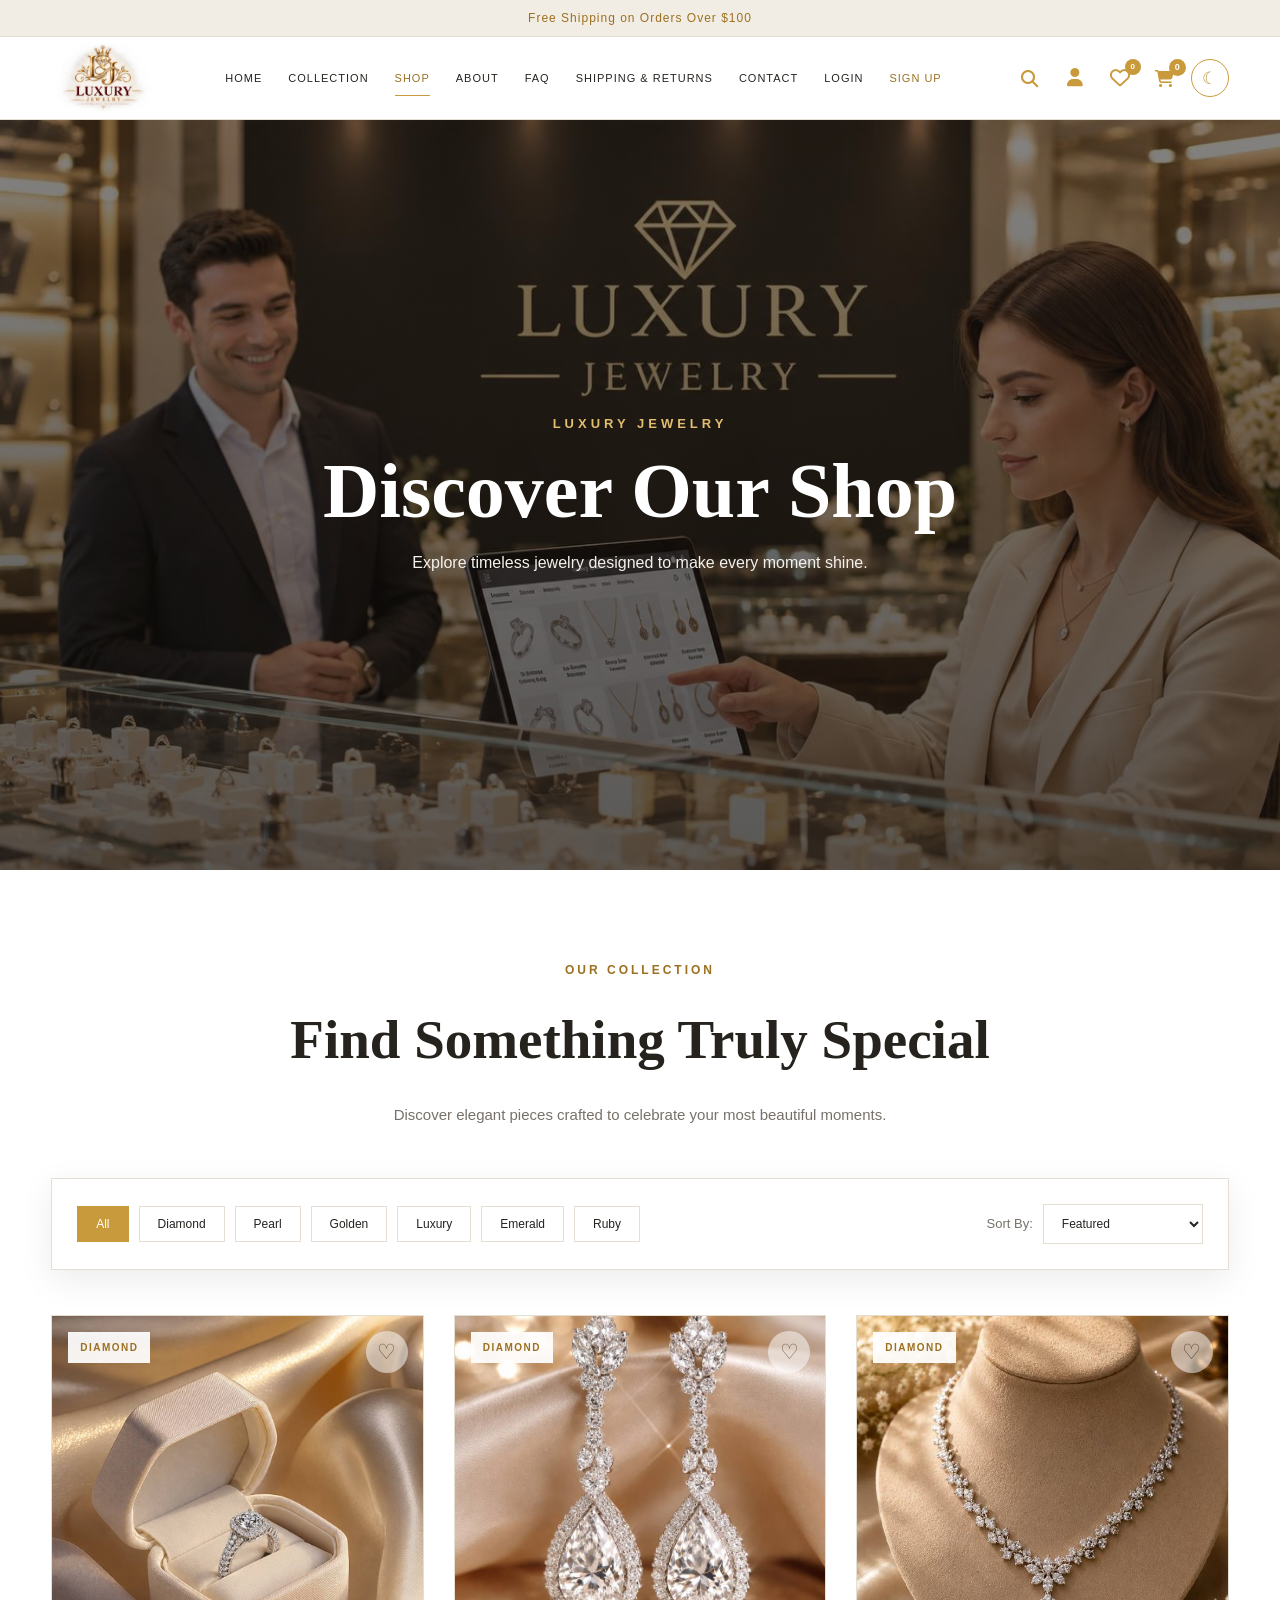
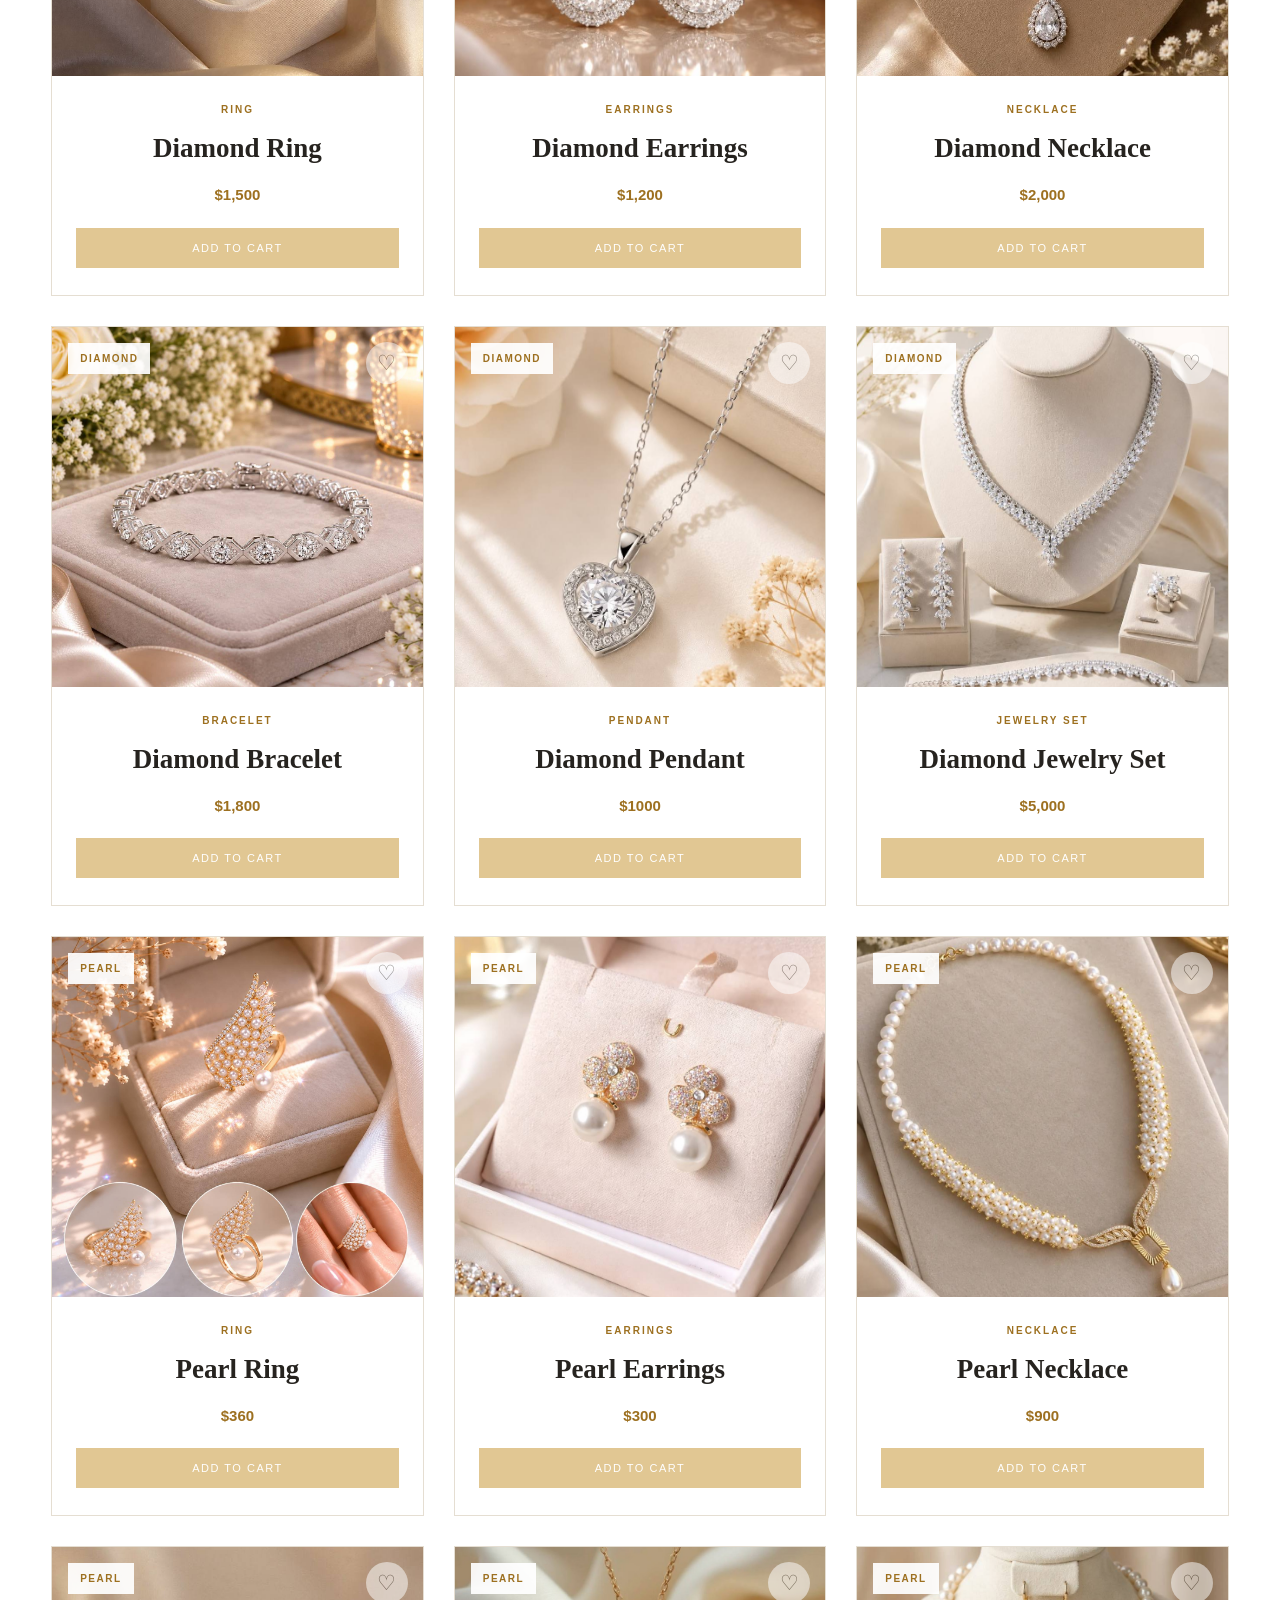
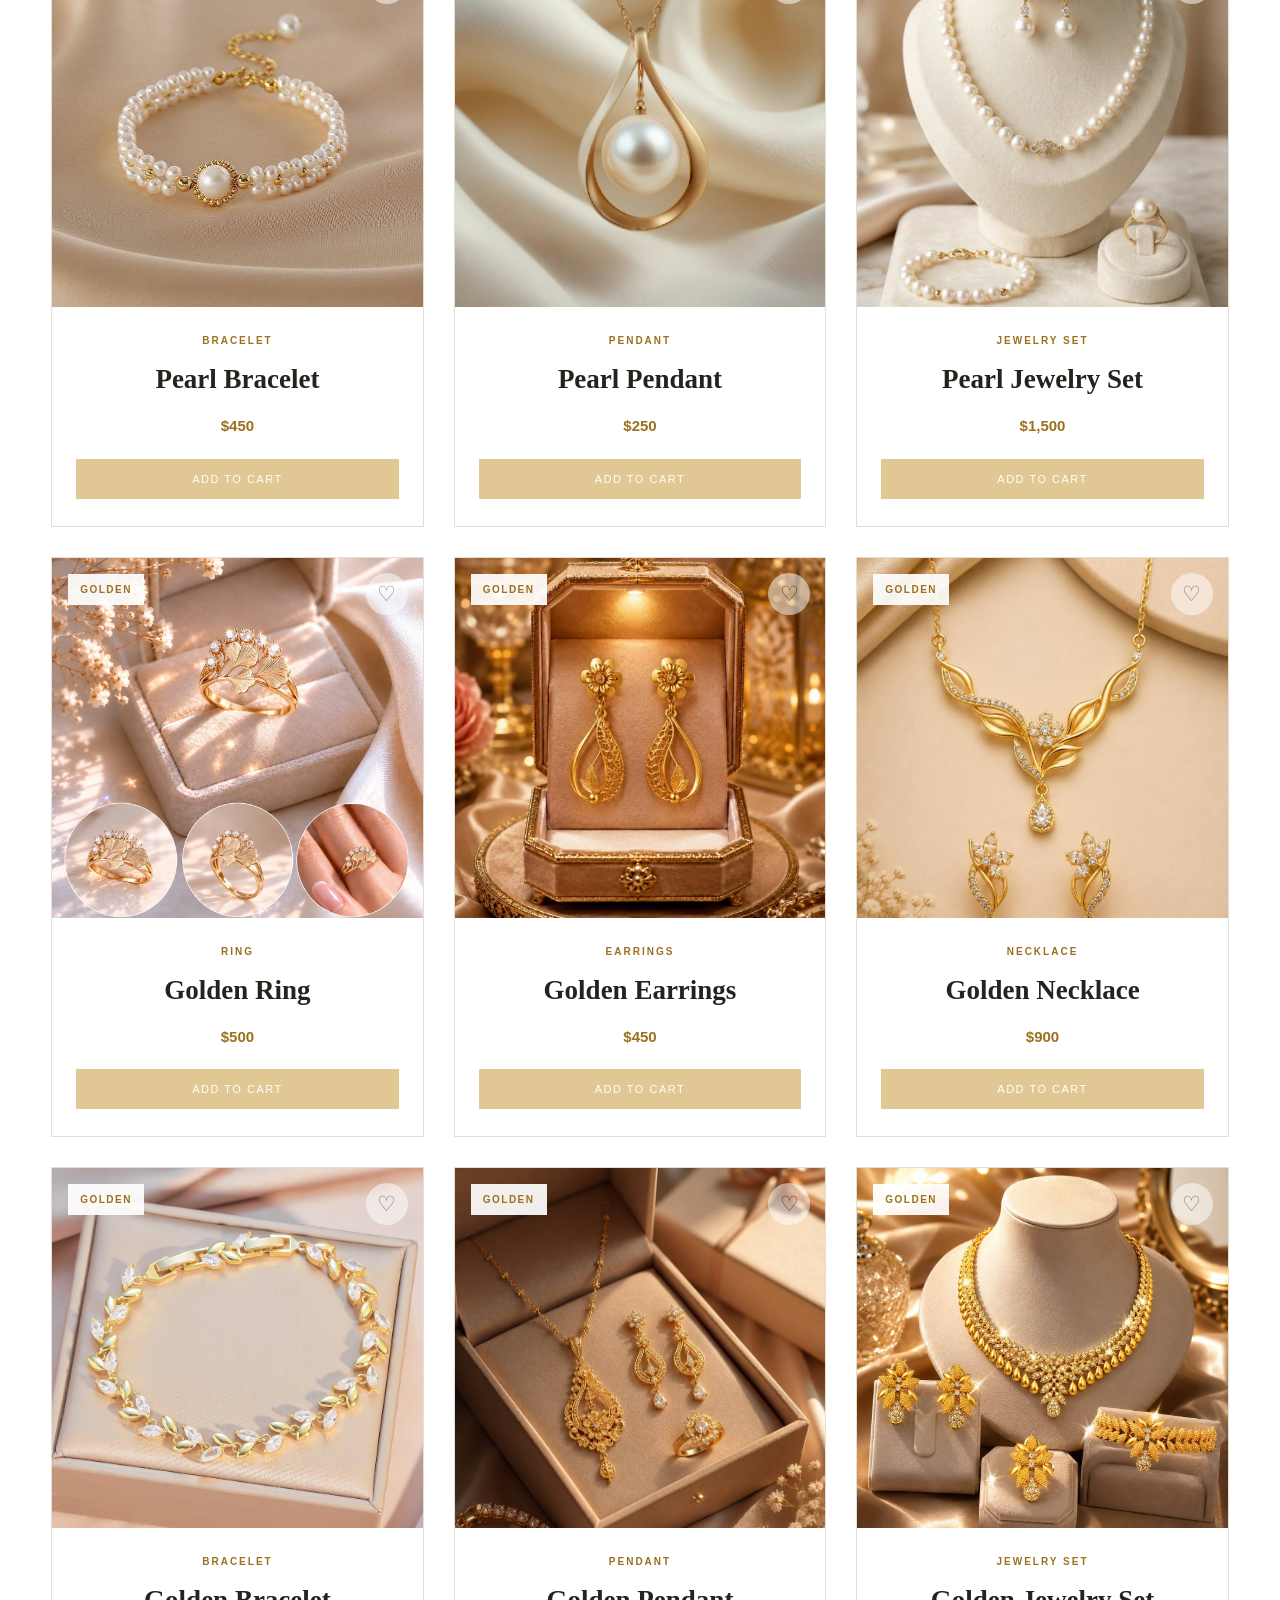
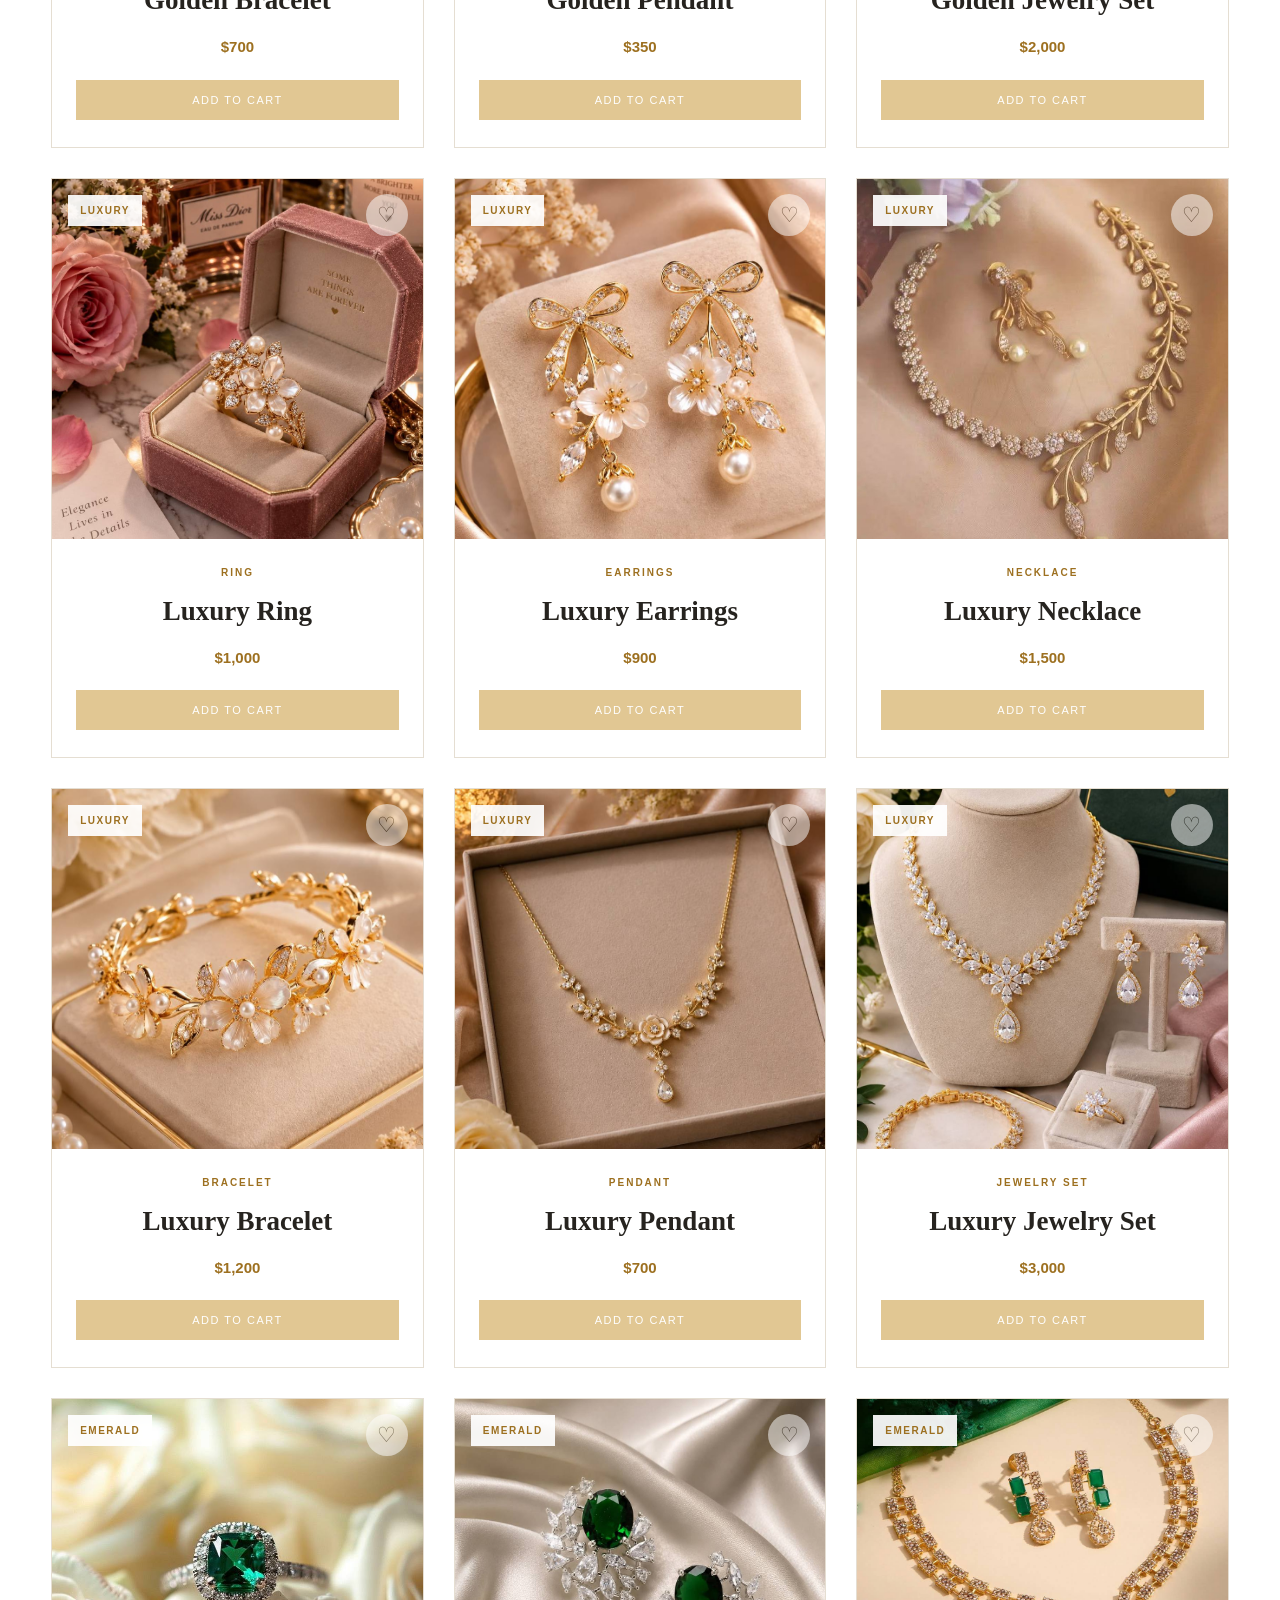
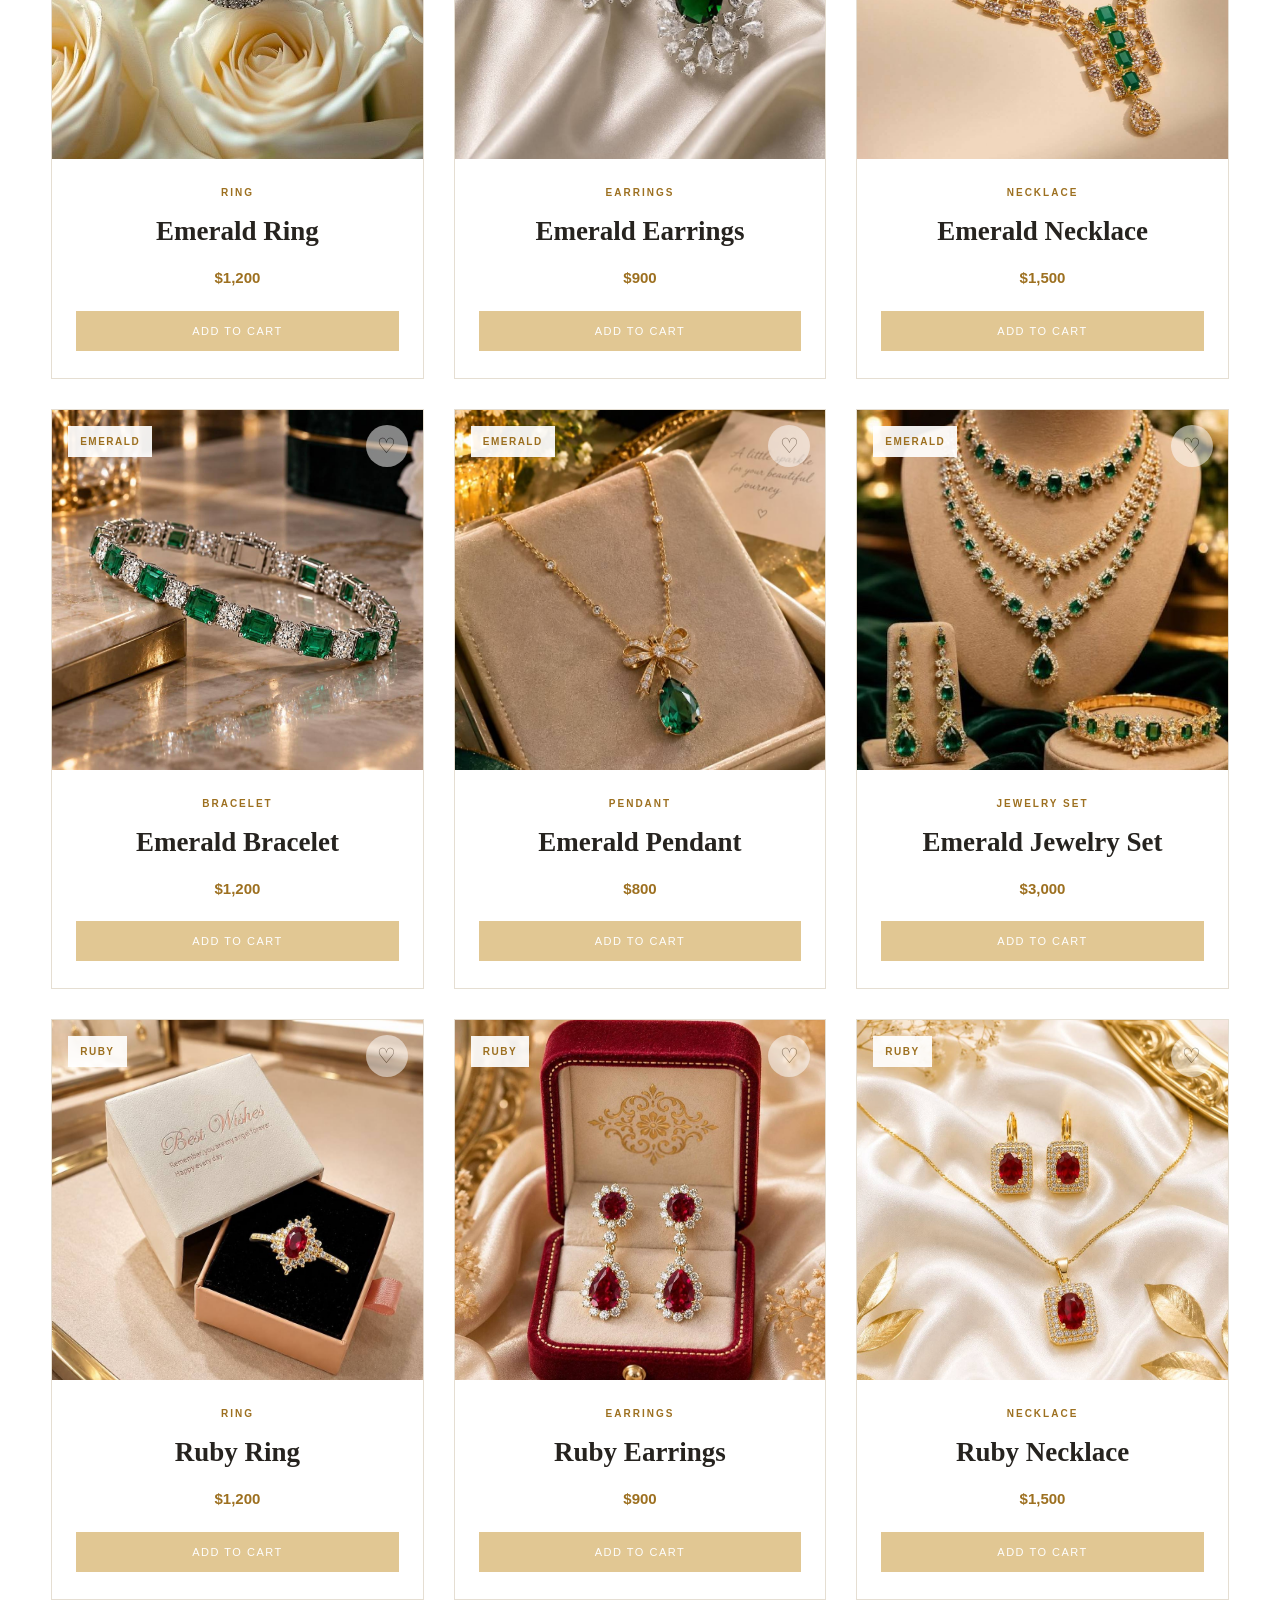
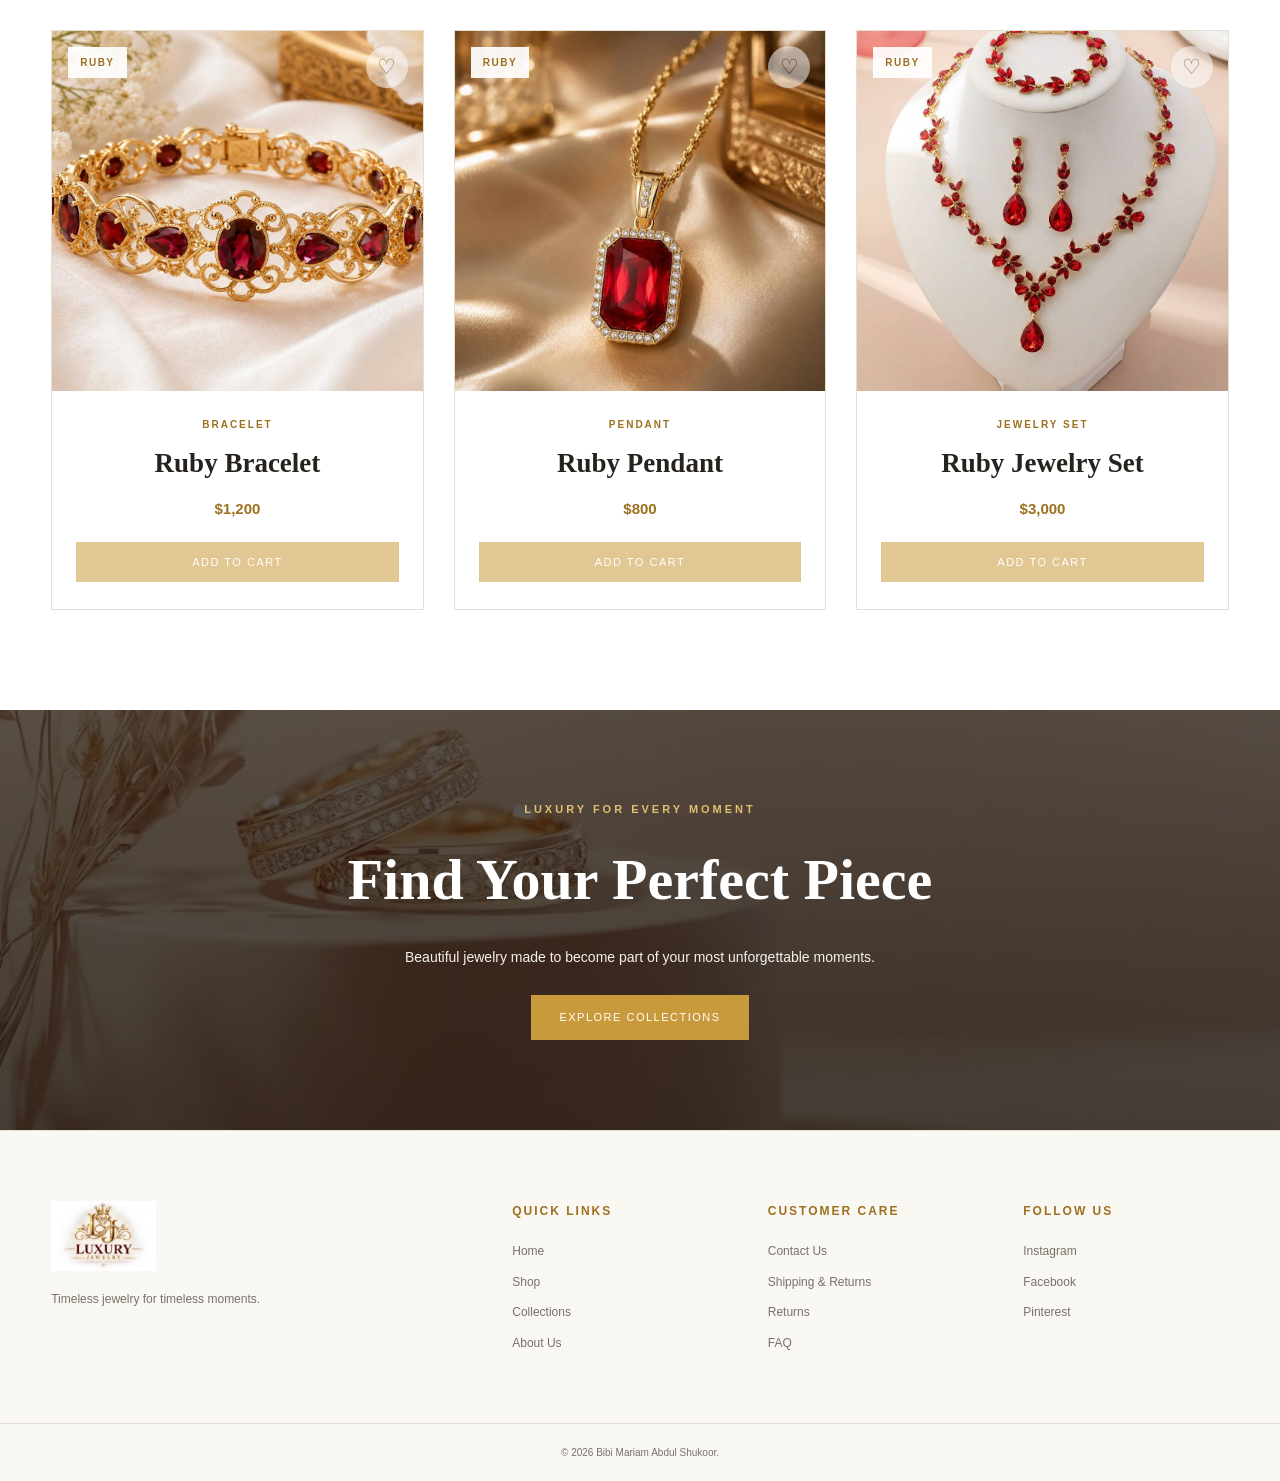
<file: shop.html>
<!DOCTYPE html>
<html lang="en">
<head>
    <meta charset="UTF-8">
    <meta name="viewport" content="width=device-width, initial-scale=1.0">

    <title>Shop | Luxury Jewelry</title>

    <!-- Main CSS -->
    <link rel="stylesheet" href="css/style.css">

    <!-- Shop CSS -->
    <link rel="stylesheet" href="css/shop.css">

    <!-- Navbar CSS -->
    <link rel="stylesheet" href="css/navbar.css">

    <link
  rel="stylesheet"
  href="https://cdnjs.cloudflare.com/ajax/libs/font-awesome/6.7.2/css/all.min.css"
/>
</head>

<body>

    <!-- =====================================================
         ANNOUNCEMENT BAR
    ====================================================== -->

    <div class="announcement-bar">
        Free Shipping on Orders Over $100
    </div>


    <!-- =========================
         NAVBAR
    ========================== -->

    <div id="navbar"></div>



    <!-- =====================================================
         SHOP HERO
    ====================================================== -->

    <main>

        <section class="shop-hero">

            <div class="shop-hero-overlay"></div>

            <div class="shop-hero-content">

                <span class="shop-subtitle">
                    LUXURY JEWELRY
                </span>

                <h1>
                    Discover Our Shop
                </h1>

                <p>
                    Explore timeless jewelry designed to make
                    every moment shine.
                </p>

            </div>

        </section>


        <!-- =================================================
             SHOP INTRO
        ================================================== -->

        <section class="shop-intro">

            <span>
                OUR COLLECTION
            </span>

            <h2>
                Find Something Truly Special
            </h2>

            <p>
                Discover elegant pieces crafted to celebrate
                your most beautiful moments.
            </p>

        </section>


        <!-- =================================================
             SHOP CONTROLS
        ================================================== -->

        <section class="shop-controls">

            <div class="filter-wrapper">

                <button
                    class="filter-btn active"
                    data-filter="all">
                    All
                </button>

                <button
                    class="filter-btn"
                    data-filter="diamond">
                    Diamond
                </button>

                <button
                    class="filter-btn"
                    data-filter="pearl">
                    Pearl
                </button>

                <button
                    class="filter-btn"
                    data-filter="golden">
                    Golden
                </button>

                <button
                    class="filter-btn"
                    data-filter="luxury">
                    Luxury
                </button>

                <button
                    class="filter-btn"
                    data-filter="emerald">
                    Emerald
                </button>

                <button
                    class="filter-btn"
                    data-filter="ruby">
                    Ruby
                </button>

            </div>


            <div class="shop-sort">

                <label for="sortProducts">
                    Sort By:
                </label>

                <select id="sortProducts">

                    <option value="featured">
                        Featured
                    </option>

                    <option value="low-high">
                        Price: Low to High
                    </option>

                    <option value="high-low">
                        Price: High to Low
                    </option>

                    <option value="name">
                        Name
                    </option>

                </select>

            </div>

        </section>


        <!-- =================================================
             PRODUCTS
        ================================================== -->

        <section class="products-section">

            <div class="products-grid" id="productsGrid">


                <!-- =================================================
                     DIAMOND COLLECTION
                ================================================== -->

                <article
                    class="product-card"
                    data-collection="diamond"
                    data-type="ring"
                    data-price="$1,500"
                    data-name="Diamond Ring">

                    <div class="product-image">

                        <img
                            src="images/diamond-ring.jpg"
                            alt="Diamond Ring">

                        <span class="collection-label">
                            Diamond
                        </span>

                        <button
                            class="wishlist-btn"
                            data-product="Diamond Ring"
                            aria-label="Add to Wishlist">
                            ♡
                        </button>

                    </div>

                    <div class="product-info">

                        <span class="product-type">
                            Ring
                        </span>

                        <h3>
                            Diamond Ring
                        </h3>

                        <p class="price">
                            $1,500
                        </p>

                        <button
                            class="add-cart-btn"
                            data-name="Diamond Ring"
                            data-price="$1,500"
                            data-image="images/diamond-ring.jpg">
                            Add to Cart
                        </button>

                    </div>

                </article>


                <article
                    class="product-card"
                    data-collection="diamond"
                    data-type="earrings"
                    data-price="$1,200"
                    data-name="Diamond Earrings">

                    <div class="product-image">

                        <img
                            src="images/diamond-earrings.jpg"
                            alt="Diamond Earrings">

                        <span class="collection-label">
                            Diamond
                        </span>

                        <button
                            class="wishlist-btn"
                            data-product="Diamond Earrings">
                            ♡
                        </button>

                    </div>

                    <div class="product-info">

                        <span class="product-type">
                            Earrings
                        </span>

                        <h3>
                            Diamond Earrings
                        </h3>

                        <p class="price">
                            $1,200
                        </p>

                        <button
                            class="add-cart-btn"
                            data-name="Diamond Earrings"
                            data-price="$1,200"
                            data-image="images/diamond-earrings.jpg">
                            Add to Cart
                        </button>

                    </div>

                </article>


                <article
                    class="product-card"
                    data-collection="diamond"
                    data-type="necklace"
                    data-price="$2,000"
                    data-name="Diamond Necklace">

                    <div class="product-image">

                        <img
                            src="images/diamond-necklace.jpg"
                            alt="Diamond Necklace">

                        <span class="collection-label">
                            Diamond
                        </span>

                        <button
                            class="wishlist-btn"
                            data-product="Diamond Necklace">
                            ♡
                        </button>

                    </div>

                    <div class="product-info">

                        <span class="product-type">
                            Necklace
                        </span>

                        <h3>
                            Diamond Necklace
                        </h3>

                        <p class="price">
                            $2,000
                        </p>

                        <button
                            class="add-cart-btn"
                            data-name="Diamond Necklace"
                            data-price="$2,000"
                            data-image="images/diamond-necklace.jpg">
                            Add to Cart
                        </button>

                    </div>

                </article>


                <article
                    class="product-card"
                    data-collection="diamond"
                    data-type="bracelet"
                    data-price="$1,800"
                    data-name="Diamond Bracelet">

                    <div class="product-image">

                        <img
                            src="images/diamond-bracelet.jpg"
                            alt="Diamond Bracelet">

                        <span class="collection-label">
                            Diamond
                        </span>

                        <button
                            class="wishlist-btn"
                            data-product="Diamond Bracelet">
                            ♡
                        </button>

                    </div>

                    <div class="product-info">

                        <span class="product-type">
                            Bracelet
                        </span>

                        <h3>
                            Diamond Bracelet
                        </h3>

                        <p class="price">
                            $1,800
                        </p>

                        <button
                            class="add-cart-btn"
                            data-name="Diamond Bracelet"
                            data-price="$1,800"
                            data-image="images/diamond-bracelet.jpg">
                            Add to Cart
                        </button>

                    </div>

                </article>


                <article
                    class="product-card"
                    data-collection="diamond"
                    data-type="pendant"
                    data-price="$1000"
                    data-name="Diamond Pendant">

                    <div class="product-image">

                        <img
                            src="images/diamond-pendant.jpg"
                            alt="Diamond Pendant">

                        <span class="collection-label">
                            Diamond
                        </span>

                        <button
                            class="wishlist-btn"
                            data-product="Diamond Pendant">
                            ♡
                        </button>

                    </div>

                    <div class="product-info">

                        <span class="product-type">
                            Pendant
                        </span>

                        <h3>
                            Diamond Pendant
                        </h3>

                        <p class="price">
                            $1000
                        </p>

                        <button
                            class="add-cart-btn"
                            data-name="Diamond Pendant"
                            data-price="$1000"
                            data-image="images/diamond-pendant.jpg">
                            Add to Cart
                        </button>

                    </div>

                </article>


                <article
                    class="product-card"
                    data-collection="diamond"
                    data-type="set"
                    data-price="$5,000"
                    data-name="Diamond Jewelry Set">

                    <div class="product-image">

                        <img
                            src="images/diamond-set.jpg"
                            alt="Diamond Jewelry Set">

                        <span class="collection-label">
                            Diamond
                        </span>

                        <button
                            class="wishlist-btn"
                            data-product="Diamond Jewelry Set">
                            ♡
                        </button>

                    </div>

                    <div class="product-info">

                        <span class="product-type">
                            Jewelry Set
                        </span>

                        <h3>
                            Diamond Jewelry Set
                        </h3>

                        <p class="price">
                            $5,000
                        </p>

                        <button
                            class="add-cart-btn"
                            data-name="Diamond Jewelry Set"
                            data-price="$5,000"
                            data-image="images/diamond-set.jpg">
                            Add to Cart
                        </button>

                    </div>

                </article>


                <!-- =================================================
                     PEARL COLLECTION
                ================================================== -->

                <article
                    class="product-card"
                    data-collection="pearl"
                    data-type="ring"
                    data-price="$360"
                    data-name="Pearl Ring">

                    <div class="product-image">

                        <img
                            src="images/pearl-ring.jpg"
                            alt="Pearl Ring">

                        <span class="collection-label">
                            Pearl
                        </span>

                        <button
                            class="wishlist-btn"
                            data-product="Pearl Ring">
                            ♡
                        </button>

                    </div>

                    <div class="product-info">

                        <span class="product-type">
                            Ring
                        </span>

                        <h3>
                            Pearl Ring
                        </h3>

                        <p class="price">
                            $360
                        </p>

                        <button
                            class="add-cart-btn"
                            data-name="Pearl Ring"
                            data-price="$360"
                            data-image="images/pearl-ring.jpg">
                            Add to Cart
                        </button>

                    </div>

                </article>


                <article
                    class="product-card"
                    data-collection="pearl"
                    data-type="earrings"
                    data-price="$300"
                    data-name="Pearl Earrings">

                    <div class="product-image">

                        <img
                            src="images/pearl-earrings.jpg"
                            alt="Pearl Earrings">

                        <span class="collection-label">
                            Pearl
                        </span>

                        <button
                            class="wishlist-btn"
                            data-product="Pearl Earrings">
                            ♡
                        </button>

                    </div>

                    <div class="product-info">

                        <span class="product-type">
                            Earrings
                        </span>

                        <h3>
                            Pearl Earrings
                        </h3>

                        <p class="price">
                            $300
                        </p>

                        <button
                            class="add-cart-btn"
                            data-name="Pearl Earrings"
                            data-price="$300"
                            data-image="images/pearl-earrings.jpg">
                            Add to Cart
                        </button>

                    </div>

                </article>


                <article
                    class="product-card"
                    data-collection="pearl"
                    data-type="necklace"
                    data-price="$900"
                    data-name="Pearl Necklace">

                    <div class="product-image">

                        <img
                            src="images/pearl-necklace.jpg"
                            alt="Pearl Necklace">

                        <span class="collection-label">
                            Pearl
                        </span>

                        <button
                            class="wishlist-btn"
                            data-product="Pearl Necklace">
                            ♡
                        </button>

                    </div>

                    <div class="product-info">

                        <span class="product-type">
                            Necklace
                        </span>

                        <h3>
                            Pearl Necklace
                        </h3>

                        <p class="price">
                            $900
                        </p>

                        <button
                            class="add-cart-btn"
                            data-name="Pearl Necklace"
                            data-price="$900"
                            data-image="images/pearl-necklace.jpg">
                            Add to Cart
                        </button>

                    </div>

                </article>


                <article
                    class="product-card"
                    data-collection="pearl"
                    data-type="bracelet"
                    data-price="$450"
                    data-name="Pearl Bracelet">

                    <div class="product-image">

                        <img
                            src="images/pearl-bracelet.jpg"
                            alt="Pearl Bracelet">

                        <span class="collection-label">
                            Pearl
                        </span>

                        <button
                            class="wishlist-btn"
                            data-product="Pearl Bracelet">
                            ♡
                        </button>

                    </div>

                    <div class="product-info">

                        <span class="product-type">
                            Bracelet
                        </span>

                        <h3>
                            Pearl Bracelet
                        </h3>

                        <p class="price">
                            $450
                        </p>

                        <button
                            class="add-cart-btn"
                            data-name="Pearl Bracelet"
                            data-price="$450"
                            data-image="images/pearl-bracelet.jpg">
                            Add to Cart
                        </button>

                    </div>

                </article>


                <article
                    class="product-card"
                    data-collection="pearl"
                    data-type="pendant"
                    data-price="$250"
                    data-name="Pearl Pendant">

                    <div class="product-image">

                        <img
                            src="images/pearl-pendant.jpg"
                            alt="Pearl Pendant">

                        <span class="collection-label">
                            Pearl
                        </span>

                        <button
                            class="wishlist-btn"
                            data-product="Pearl Pendant">
                            ♡
                        </button>

                    </div>

                    <div class="product-info">

                        <span class="product-type">
                            Pendant
                        </span>

                        <h3>
                            Pearl Pendant
                        </h3>

                        <p class="price">
                            $250
                        </p>

                        <button
                            class="add-cart-btn"
                            data-name="Pearl Pendant"
                            data-price="$250"
                            data-image="images/pearl-pendant.jpg">
                            Add to Cart
                        </button>

                    </div>

                </article>


                <article
                    class="product-card"
                    data-collection="pearl"
                    data-type="set"
                    data-price="$1,500"
                    data-name="Pearl Jewelry Set">

                    <div class="product-image">

                        <img
                            src="images/pearl-set.jpg"
                            alt="Pearl Jewelry Set">

                        <span class="collection-label">
                            Pearl
                        </span>

                        <button
                            class="wishlist-btn"
                            data-product="Pearl Jewelry Set">
                            ♡
                        </button>

                    </div>

                    <div class="product-info">

                        <span class="product-type">
                            Jewelry Set
                        </span>

                        <h3>
                            Pearl Jewelry Set
                        </h3>

                        <p class="price">
                            $1,500
                        </p>

                        <button
                            class="add-cart-btn"
                            data-name="Pearl Jewelry Set"
                            data-price="$1,500"
                            data-image="images/pearl-set.jpg">
                            Add to Cart
                        </button>

                    </div>

                </article>


                <!-- =================================================
                     GOLDEN COLLECTION
                ================================================== -->

                <article class="product-card"
                    data-collection="golden"
                    data-type="ring"
                    data-price="$500"
                    data-name="Golden Ring">

                    <div class="product-image">
                        <img src="images/golden-ring.jpg" alt="Golden Ring">

                        <span class="collection-label">
                            Golden
                        </span>

                        <button class="wishlist-btn"
                            data-product="Golden Ring">
                            ♡
                        </button>
                    </div>

                    <div class="product-info">

                        <span class="product-type">
                            Ring
                        </span>

                        <h3>Golden Ring</h3>

                        <p class="price">
                            $500
                        </p>

                        <button class="add-cart-btn"
                            data-name="Golden Ring"
                            data-price="$500"
                            data-image="images/golden-ring.jpg">
                            Add to Cart
                        </button>

                    </div>
                </article>


                <article class="product-card"
                    data-collection="golden"
                    data-type="earrings"
                    data-price="$450"
                    data-name="Golden Earrings">

                    <div class="product-image">
                        <img src="images/golden-earrings.jpg"
                            alt="Golden Earrings">

                        <span class="collection-label">
                            Golden
                        </span>

                        <button class="wishlist-btn"
                            data-product="Golden Earrings">
                            ♡
                        </button>
                    </div>

                    <div class="product-info">

                        <span class="product-type">
                            Earrings
                        </span>

                        <h3>Golden Earrings</h3>

                        <p class="price">
                            $450
                        </p>

                        <button class="add-cart-btn"
                            data-name="Golden Earrings"
                            data-price="$450"
                            data-image="images/golden-earrings.jpg">
                            Add to Cart
                        </button>

                    </div>
                </article>


                <article class="product-card"
                    data-collection="golden"
                    data-type="necklace"
                    data-price="$900"
                    data-name="Golden Necklace">

                    <div class="product-image">
                        <img src="images/golden-necklace.jpg"
                            alt="Golden Necklace">

                        <span class="collection-label">
                            Golden
                        </span>

                        <button class="wishlist-btn"
                            data-product="Golden Necklace">
                            ♡
                        </button>
                    </div>

                    <div class="product-info">

                        <span class="product-type">
                            Necklace
                        </span>

                        <h3>Golden Necklace</h3>

                        <p class="price">
                            $900
                        </p>

                        <button class="add-cart-btn"
                            data-name="Golden Necklace"
                            data-price="$900"
                            data-image="images/golden-necklace.jpg">
                            Add to Cart
                        </button>

                    </div>
                </article>


                <article class="product-card"
                    data-collection="golden"
                    data-type="bracelet"
                    data-price="$700"
                    data-name="Golden Bracelet">

                    <div class="product-image">
                        <img src="images/golden-bracelet.jpg"
                            alt="Golden Bracelet">

                        <span class="collection-label">
                            Golden
                        </span>

                        <button class="wishlist-btn"
                            data-product="Golden Bracelet">
                            ♡
                        </button>
                    </div>

                    <div class="product-info">

                        <span class="product-type">
                            Bracelet
                        </span>

                        <h3>Golden Bracelet</h3>

                        <p class="price">
                            $700
                        </p>

                        <button class="add-cart-btn"
                            data-name="Golden Bracelet"
                            data-price="$700"
                            data-image="images/golden-bracelet.jpg">
                            Add to Cart
                        </button>

                    </div>
                </article>


                <article class="product-card"
                    data-collection="golden"
                    data-type="pendant"
                    data-price="$350"
                    data-name="Golden Pendant">

                    <div class="product-image">
                        <img src="images/golden-pendant.jpg"
                            alt="Golden Pendant">

                        <span class="collection-label">
                            Golden
                        </span>

                        <button class="wishlist-btn"
                            data-product="Golden Pendant">
                            ♡
                        </button>
                    </div>

                    <div class="product-info">

                        <span class="product-type">
                            Pendant
                        </span>

                        <h3>Golden Pendant</h3>

                        <p class="price">
                            $350
                        </p>

                        <button class="add-cart-btn"
                            data-name="Golden Pendant"
                            data-price="$350"
                            data-image="images/golden-pendant.jpg">
                            Add to Cart
                        </button>

                    </div>
                </article>


                <article class="product-card"
                    data-collection="golden"
                    data-type="set"
                    data-price="$2,000"
                    data-name="Golden Jewelry Set">

                    <div class="product-image">
                        <img src="images/golden-set.jpg"
                            alt="Golden Jewelry Set">

                        <span class="collection-label">
                            Golden
                        </span>

                        <button class="wishlist-btn"
                            data-product="Golden Jewelry Set">
                            ♡
                        </button>
                    </div>

                    <div class="product-info">

                        <span class="product-type">
                            Jewelry Set
                        </span>

                        <h3>Golden Jewelry Set</h3>

                        <p class="price">
                            $2,000
                        </p>

                        <button class="add-cart-btn"
                            data-name="Golden Jewelry Set"
                            data-price="$2,000"
                            data-image="images/golden-set.jpg">
                            Add to Cart
                        </button>

                    </div>
                </article>


                <!-- =================================================
                     LUXURY COLLECTION
                ================================================== -->

                <article class="product-card"
                    data-collection="luxury"
                    data-type="ring"
                    data-price="$1,000"
                    data-name="Luxury Ring">

                    <div class="product-image">
                        <img src="images/luxury-ring.jpg"
                            alt="Luxury Ring">

                        <span class="collection-label">
                            Luxury
                        </span>

                        <button class="wishlist-btn"
                            data-product="Luxury Ring">
                            ♡
                        </button>
                    </div>

                    <div class="product-info">

                        <span class="product-type">
                            Ring
                        </span>

                        <h3>Luxury Ring</h3>

                        <p class="price">
                            $1,000
                        </p>

                        <button class="add-cart-btn"
                            data-name="Luxury Ring"
                            data-price="$1,000"
                            data-image="images/luxury-ring.jpg">
                            Add to Cart
                        </button>

                    </div>
                </article>


                <article class="product-card"
                    data-collection="luxury"
                    data-type="earrings"
                    data-price="$900"
                    data-name="Luxury Earrings">

                    <div class="product-image">
                        <img src="images/luxury-earrings.jpg"
                            alt="Luxury Earrings">

                        <span class="collection-label">
                            Luxury
                        </span>

                        <button class="wishlist-btn"
                            data-product="Luxury Earrings">
                            ♡
                        </button>
                    </div>

                    <div class="product-info">

                        <span class="product-type">
                            Earrings
                        </span>

                        <h3>Luxury Earrings</h3>

                        <p class="price">
                            $900
                        </p>

                        <button class="add-cart-btn"
                            data-name="Luxury Earrings"
                            data-price="$900"
                            data-image="images/luxury-earrings.jpg">
                            Add to Cart
                        </button>

                    </div>
                </article>


                <article class="product-card"
                    data-collection="luxury"
                    data-type="necklace"
                    data-price="$1,500"
                    data-name="Luxury Necklace">

                    <div class="product-image">
                        <img src="images/luxury-necklace.jpg"
                            alt="Luxury Necklace">

                        <span class="collection-label">
                            Luxury
                        </span>

                        <button class="wishlist-btn"
                            data-product="Luxury Necklace">
                            ♡
                        </button>
                    </div>

                    <div class="product-info">

                        <span class="product-type">
                            Necklace
                        </span>

                        <h3>Luxury Necklace</h3>

                        <p class="price">
                            $1,500
                        </p>

                        <button class="add-cart-btn"
                            data-name="Luxury Necklace"
                            data-price="$1,500"
                            data-image="images/luxury-necklace.jpg">
                            Add to Cart
                        </button>

                    </div>
                </article>


                <article class="product-card"
                    data-collection="luxury"
                    data-type="bracelet"
                    data-price="$1,200"
                    data-name="Luxury Bracelet">

                    <div class="product-image">
                        <img src="images/luxury-bracelet.jpg"
                            alt="Luxury Bracelet">

                        <span class="collection-label">
                            Luxury
                        </span>

                        <button class="wishlist-btn"
                            data-product="Luxury Bracelet">
                            ♡
                        </button>
                    </div>

                    <div class="product-info">

                        <span class="product-type">
                            Bracelet
                        </span>

                        <h3>Luxury Bracelet</h3>

                        <p class="price">
                            $1,200
                        </p>

                        <button class="add-cart-btn"
                            data-name="Luxury Bracelet"
                            data-price="$1,200"
                            data-image="images/luxury-bracelet.jpg">
                            Add to Cart
                        </button>

                    </div>
                </article>


                <article class="product-card"
                    data-collection="luxury"
                    data-type="pendant"
                    data-price="$700"
                    data-name="Luxury Pendant">

                    <div class="product-image">
                        <img src="images/luxury-pendant.jpg"
                            alt="Luxury Pendant">

                        <span class="collection-label">
                            Luxury
                        </span>

                        <button class="wishlist-btn"
                            data-product="Luxury Pendant">
                            ♡
                        </button>
                    </div>

                    <div class="product-info">

                        <span class="product-type">
                            Pendant
                        </span>

                        <h3>Luxury Pendant</h3>

                        <p class="price">
                            $700
                        </p>

                        <button class="add-cart-btn"
                            data-name="Luxury Pendant"
                            data-price="$700"
                            data-image="images/luxury-pendant.jpg">
                            Add to Cart
                        </button>

                    </div>
                </article>


                <article class="product-card"
                    data-collection="luxury"
                    data-type="set"
                    data-price="$3,000"
                    data-name="Luxury Jewelry Set">

                    <div class="product-image">
                        <img src="images/luxury-set.jpg"
                            alt="Luxury Jewelry Set">

                        <span class="collection-label">
                            Luxury
                        </span>

                        <button class="wishlist-btn"
                            data-product="Luxury Jewelry Set">
                            ♡
                        </button>
                    </div>

                    <div class="product-info">

                        <span class="product-type">
                            Jewelry Set
                        </span>

                        <h3>Luxury Jewelry Set</h3>

                        <p class="price">
                            $3,000
                        </p>

                        <button class="add-cart-btn"
                            data-name="Luxury Jewelry Set"
                            data-price="$3,000"
                            data-image="images/luxury-set.jpg">
                            Add to Cart
                        </button>

                    </div>
                </article>


                <!-- =================================================
                     EMERALD COLLECTION
                ================================================== -->

                <article class="product-card"
                    data-collection="emerald"
                    data-type="ring"
                    data-price="$1,200"
                    data-name="Emerald Ring">

                    <div class="product-image">
                        <img src="images/emerald-ring.jpg"
                            alt="Emerald Ring">

                        <span class="collection-label">
                            Emerald
                        </span>

                        <button class="wishlist-btn"
                            data-product="Emerald Ring">
                            ♡
                        </button>
                    </div>

                    <div class="product-info">

                        <span class="product-type">
                            Ring
                        </span>

                        <h3>Emerald Ring</h3>

                        <p class="price">
                            $1,200
                        </p>

                        <button class="add-cart-btn"
                            data-name="Emerald Ring"
                            data-price="$1,200"
                            data-image="images/emerald-ring.jpg">
                            Add to Cart
                        </button>

                    </div>
                </article>


                <article class="product-card"
                    data-collection="emerald"
                    data-type="earrings"
                    data-price="$900"
                    data-name="Emerald Earrings">

                    <div class="product-image">
                        <img src="images/emerald-earrings.jpg"
                            alt="Emerald Earrings">

                        <span class="collection-label">
                            Emerald
                        </span>

                        <button class="wishlist-btn"
                            data-product="Emerald Earrings">
                            ♡
                        </button>
                    </div>

                    <div class="product-info">

                        <span class="product-type">
                            Earrings
                        </span>

                        <h3>Emerald Earrings</h3>

                        <p class="price">
                            $900
                        </p>

                        <button class="add-cart-btn"
                            data-name="Emerald Earrings"
                            data-price="$900"
                            data-image="images/emerald-earrings.jpg">
                            Add to Cart
                        </button>

                    </div>
                </article>


                <article class="product-card"
                    data-collection="emerald"
                    data-type="necklace"
                    data-price="$1,500"
                    data-name="Emerald Necklace">

                    <div class="product-image">
                        <img src="images/emerald-necklace.jpg"
                            alt="Emerald Necklace">

                        <span class="collection-label">
                            Emerald
                        </span>

                        <button class="wishlist-btn"
                            data-product="Emerald Necklace">
                            ♡
                        </button>
                    </div>

                    <div class="product-info">

                        <span class="product-type">
                            Necklace
                        </span>

                        <h3>Emerald Necklace</h3>

                        <p class="price">
                            $1,500
                        </p>

                        <button class="add-cart-btn"
                            data-name="Emerald Necklace"
                            data-price="$1,500"
                            data-image="images/emerald-necklace.jpg">
                            Add to Cart
                        </button>

                    </div>
                </article>


                <article class="product-card"
                    data-collection="emerald"
                    data-type="bracelet"
                    data-price="$1,200"
                    data-name="Emerald Bracelet">

                    <div class="product-image">
                        <img src="images/emerald-bracelet.jpg"
                            alt="Emerald Bracelet">

                        <span class="collection-label">
                            Emerald
                        </span>

                        <button class="wishlist-btn"
                            data-product="Emerald Bracelet">
                            ♡
                        </button>
                    </div>

                    <div class="product-info">

                        <span class="product-type">
                            Bracelet
                        </span>

                        <h3>Emerald Bracelet</h3>

                        <p class="price">
                            $1,200
                        </p>

                        <button class="add-cart-btn"
                            data-name="Emerald Bracelet"
                            data-price="$1,200"
                            data-image="images/emerald-bracelet.jpg">
                            Add to Cart
                        </button>

                    </div>
                </article>


                <article class="product-card"
                    data-collection="emerald"
                    data-type="pendant"
                    data-price="$800"
                    data-name="Emerald Pendant">

                    <div class="product-image">
                        <img src="images/emerald-pendant.jpg"
                            alt="Emerald Pendant">

                        <span class="collection-label">
                            Emerald
                        </span>

                        <button class="wishlist-btn"
                            data-product="Emerald Pendant">
                            ♡
                        </button>
                    </div>

                    <div class="product-info">

                        <span class="product-type">
                            Pendant
                        </span>

                        <h3>Emerald Pendant</h3>

                        <p class="price">
                            $800
                        </p>

                        <button class="add-cart-btn"
                            data-name="Emerald Pendant"
                            data-price="$800"
                            data-image="images/emerald-pendant.jpg">
                            Add to Cart
                        </button>

                    </div>
                </article>


                <article class="product-card"
                    data-collection="emerald"
                    data-type="set"
                    data-price="$3,000"
                    data-name="Emerald Jewelry Set">

                    <div class="product-image">
                        <img src="images/emerald-set.jpg"
                            alt="Emerald Jewelry Set">

                        <span class="collection-label">
                            Emerald
                        </span>

                        <button class="wishlist-btn"
                            data-product="Emerald Jewelry Set">
                            ♡
                        </button>
                    </div>

                    <div class="product-info">

                        <span class="product-type">
                            Jewelry Set
                        </span>

                        <h3>Emerald Jewelry Set</h3>

                        <p class="price">
                            $3,000
                        </p>

                        <button class="add-cart-btn"
                            data-name="Emerald Jewelry Set"
                            data-price="$3,000"
                            data-image="images/emerald-set.jpg">
                            Add to Cart
                        </button>

                    </div>
                </article>


                <!-- =================================================
                     RUBY COLLECTION
                ================================================== -->

                <article class="product-card"
                    data-collection="ruby"
                    data-type="ring"
                    data-price="$1,200"
                    data-name="Ruby Ring">

                    <div class="product-image">
                        <img src="images/ruby-ring.jpg"
                            alt="Ruby Ring">

                        <span class="collection-label">
                            Ruby
                        </span>

                        <button class="wishlist-btn"
                            data-product="Ruby Ring">
                            ♡
                        </button>
                    </div>

                    <div class="product-info">

                        <span class="product-type">
                            Ring
                        </span>

                        <h3>Ruby Ring</h3>

                        <p class="price">
                            $1,200
                        </p>

                        <button class="add-cart-btn"
                            data-name="Ruby Ring"
                            data-price="$1,200"
                            data-image="images/ruby-ring.jpg">
                            Add to Cart
                        </button>

                    </div>
                </article>


                <article class="product-card"
                    data-collection="ruby"
                    data-type="earrings"
                    data-price="$900"
                    data-name="Ruby Earrings">

                    <div class="product-image">
                        <img src="images/ruby-earrings.jpg"
                            alt="Ruby Earrings">

                        <span class="collection-label">
                            Ruby
                        </span>

                        <button class="wishlist-btn"
                            data-product="Ruby Earrings">
                            ♡
                        </button>
                    </div>

                    <div class="product-info">

                        <span class="product-type">
                            Earrings
                        </span>

                        <h3>Ruby Earrings</h3>

                        <p class="price">
                            $900
                        </p>

                        <button class="add-cart-btn"
                            data-name="Ruby Earrings"
                            data-price="$900"
                            data-image="images/ruby-earrings.jpg">
                            Add to Cart
                        </button>

                    </div>
                </article>


                <article class="product-card"
                    data-collection="ruby"
                    data-type="necklace"
                    data-price="$1,500"
                    data-name="Ruby Necklace">

                    <div class="product-image">
                        <img src="images/ruby-necklace.jpg"
                            alt="Ruby Necklace">

                        <span class="collection-label">
                            Ruby
                        </span>

                        <button class="wishlist-btn"
                            data-product="Ruby Necklace">
                            ♡
                        </button>
                    </div>

                    <div class="product-info">

                        <span class="product-type">
                            Necklace
                        </span>

                        <h3>Ruby Necklace</h3>

                        <p class="price">
                            $1,500
                        </p>

                        <button class="add-cart-btn"
                            data-name="Ruby Necklace"
                            data-price="$1,500"
                            data-image="images/ruby-necklace.jpg">
                            Add to Cart
                        </button>

                    </div>
                </article>


                <article class="product-card"
                    data-collection="ruby"
                    data-type="bracelet"
                    data-price="$1,200"
                    data-name="Ruby Bracelet">

                    <div class="product-image">
                        <img src="images/ruby-bracelet.jpg"
                            alt="Ruby Bracelet">

                        <span class="collection-label">
                            Ruby
                        </span>

                        <button class="wishlist-btn"
                            data-product="Ruby Bracelet">
                            ♡
                        </button>
                    </div>

                    <div class="product-info">

                        <span class="product-type">
                            Bracelet
                        </span>

                        <h3>Ruby Bracelet</h3>

                        <p class="price">
                            $1,200
                        </p>

                        <button class="add-cart-btn"
                            data-name="Ruby Bracelet"
                            data-price="$1,200"
                            data-image="images/ruby-bracelet.jpg">
                            Add to Cart
                        </button>

                    </div>
                </article>


                <article class="product-card"
                    data-collection="ruby"
                    data-type="pendant"
                    data-price="$800"
                    data-name="Ruby Pendant">

                    <div class="product-image">
                        <img src="images/ruby-pendant.jpg"
                            alt="Ruby Pendant">

                        <span class="collection-label">
                            Ruby
                        </span>

                        <button class="wishlist-btn"
                            data-product="Ruby Pendant">
                            ♡
                        </button>
                    </div>

                    <div class="product-info">

                        <span class="product-type">
                            Pendant
                        </span>

                        <h3>Ruby Pendant</h3>

                        <p class="price">
                            $800
                        </p>

                        <button class="add-cart-btn"
                            data-name="Ruby Pendant"
                            data-price="$800"
                            data-image="images/ruby-pendant.jpg">
                            Add to Cart
                        </button>

                    </div>
                </article>


                <article class="product-card"
                    data-collection="ruby"
                    data-type="set"
                    data-price="$3,000"
                    data-name="Ruby Jewelry Set">

                    <div class="product-image">
                        <img src="images/ruby-set.jpg"
                            alt="Ruby Jewelry Set">

                        <span class="collection-label">
                            Ruby
                        </span>

                        <button class="wishlist-btn"
                            data-product="Ruby Jewelry Set">
                            ♡
                        </button>
                    </div>

                    <div class="product-info">

                        <span class="product-type">
                            Jewelry Set
                        </span>

                        <h3>Ruby Jewelry Set</h3>

                        <p class="price">
                            $3,000
                        </p>

                        <button class="add-cart-btn"
                            data-name="Ruby Jewelry Set"
                            data-price="$3,000"
                            data-image="images/ruby-set.jpg">
                            Add to Cart
                        </button>

                    </div>
                </article>


            </div>

        </section>


        <!-- =================================================
             SHOP CTA
        ================================================== -->

        <section class="shop-cta">

            <div class="shop-cta-overlay"></div>

            <div class="shop-cta-content">

                <span>
                    LUXURY FOR EVERY MOMENT
                </span>

                <h2>
                    Find Your Perfect Piece
                </h2>

                <p>
                    Beautiful jewelry made to become part
                    of your most unforgettable moments.
                </p>

                <a href="collections.html"
                   class="shop-cta-btn">
                    Explore Collections
                </a>

            </div>

        </section>

    </main>


    <!-- =====================================================
         FOOTER
    ====================================================== -->

    <footer class="footer">

        <div class="footer-container">

            <div class="footer-brand">

                <a href="index.html" class="logo">

                    <img
                        src="images/logo.jpeg"
                        alt="Luxury Jewelry Logo">

                </a>

                <p>
                    Timeless jewelry for timeless moments.
                </p>

            </div>


            <div class="footer-column">

                <h3>
                    Quick Links
                </h3>

                <a href="index.html">
                    Home
                </a>

                <a href="shop.html">
                    Shop
                </a>

                <a href="collections.html">
                    Collections
                </a>

                <a href="about.html">
                    About Us
                </a>

            </div>


            <div class="footer-column">

                <h3>
                    Customer Care
                </h3>

                <a href="contact.html">
                    Contact Us
                </a>

                <a href="shipping-returns.html">
                    Shipping & Returns
                </a>

                <a href="shipping-returns.html">
                    Returns
                </a>

                <a href="faq.html">
                    FAQ
                </a>

            </div>


            <div class="footer-column">

                <h3>
                    Follow Us
                </h3>

                <div class="social-links">

                    <a href="#" aria-label="Instagram">
                        Instagram
                    </a>

                    <a href="#" aria-label="Facebook">
                        Facebook
                    </a>

                    <a href="#" aria-label="Pinterest">
                        Pinterest
                    </a>

                </div>

            </div>

        </div>


        <div class="footer-bottom">

            <p>
                ©️ 2026 Bibi Mariam Abdul Shukoor.
            </p>

        </div>

    </footer>


    <!-- =====================================================
         JAVASCRIPT
    ====================================================== -->
    <script src="js/auth.js"></script>
    <script src="js/navbar.js"></script>
    
    <script src="js/shop.js"></script>

</body>
</html>
</file>
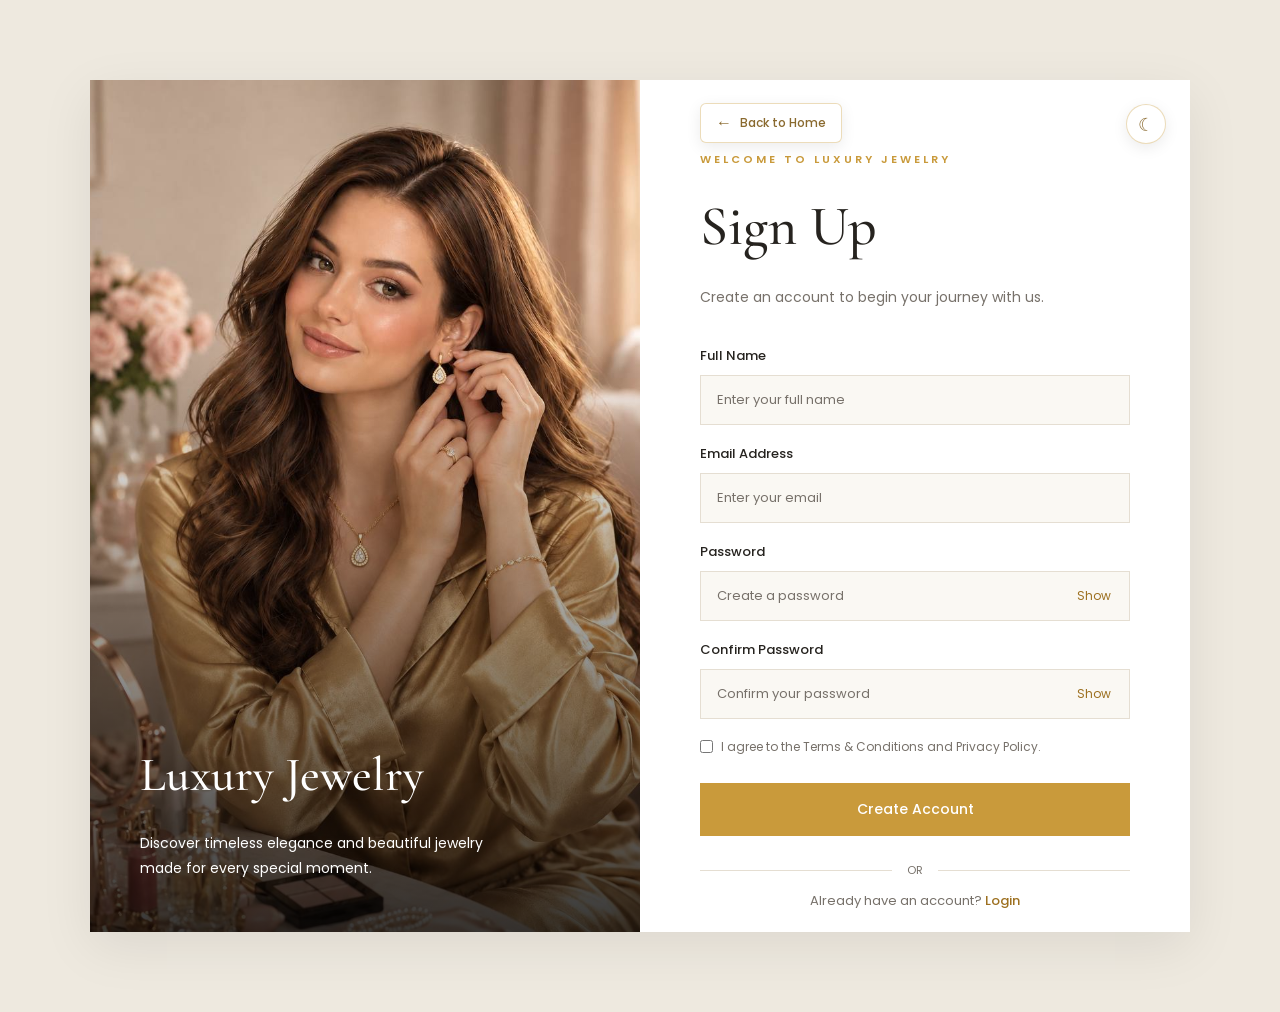
<file: signup.html>
<!DOCTYPE html>
<html lang="en">

<head>

    <meta charset="UTF-8">

    <meta
        name="viewport"
        content="width=device-width, initial-scale=1.0"
    >

    <title>Sign Up | Luxury Jewelry</title>


    <!-- =========================
         GOOGLE FONTS
    ========================== -->

    <link rel="preconnect" href="https://fonts.googleapis.com">

    <link
        rel="preconnect"
        href="https://fonts.gstatic.com"
        crossorigin
    >

    <link
        href="https://fonts.googleapis.com/css2?family=Cormorant+Garamond:wght@400;500;600;700&family=Poppins:wght@300;400;500;600&display=swap"
        rel="stylesheet"
    >


    <!-- =========================
         MAIN CSS
    ========================== -->

    <link
        rel="stylesheet"
        href="css/style.css"
    >


    <!-- =========================
         SIGNUP CSS
    ========================== -->

    <link
        rel="stylesheet"
        href="css/signup.css"
    >

</head>


<body>


    <!-- =====================================================
         SIGNUP PAGE
    ====================================================== -->

    <main class="signup-page">


        <div class="signup-container">


            <!-- =================================================
                 LEFT IMAGE
            ================================================== -->

            <div class="signup-image">

                <img
                    src="images/6219549056694948052_121.jpg"
                    alt="Luxury Jewelry"
                >


                <div class="signup-image-overlay">

                    <h2>
                        Luxury Jewelry
                    </h2>

                    <p>
                        Discover timeless elegance and beautiful
                        jewelry made for every special moment.
                    </p>

                </div>

            </div>



            <!-- =================================================
                 RIGHT SIGNUP FORM
            ================================================== -->

            <div class="signup-form-wrapper">


                <!-- =============================================
                     DARK / LIGHT MODE BUTTON
                ============================================== -->

                <button
                    type="button"
                    class="signup-theme-toggle"
                    id="signupThemeToggle"
                    aria-label="Switch to Dark Mode"
                    title="Switch to Dark Mode"
                >
                    <span id="signupThemeIcon">☾</span>
                </button>



                <!-- =============================================
                     BACK TO HOME
                ============================================== -->

                <a
                    href="index.html"
                    class="back-home"
                >

                    <span class="back-arrow">
                        ←
                    </span>

                    <span>
                        Back to Home
                    </span>

                </a>



                <!-- =============================================
                     SIGNUP HEADER
                ============================================== -->

                <div class="signup-form-header">


                    <p class="section-subtitle">
                        WELCOME TO LUXURY JEWELRY
                    </p>


                    <h1>
                        Sign Up
                    </h1>


                    <p>
                        Create an account to begin your journey with us.
                    </p>


                </div>



                <!-- =============================================
                     SIGNUP FORM
                ============================================== -->

                <form
                    id="signupForm"
                    class="signup-form"
                >


                    <!-- =========================================
                         FULL NAME
                    ========================================== -->

                    <div class="form-group">

                        <label for="fullName">
                            Full Name
                        </label>


                        <input
                            type="text"
                            id="fullName"
                            name="fullName"
                            placeholder="Enter your full name"
                            required
                        >

                    </div>



                    <!-- =========================================
                         EMAIL
                    ========================================== -->

                    <div class="form-group">

                        <label for="email">
                            Email Address
                        </label>


                        <input
                            type="email"
                            id="email"
                            name="email"
                            placeholder="Enter your email"
                            required
                        >

                    </div>



                    <!-- =========================================
                         PASSWORD
                    ========================================== -->

                    <div class="form-group">

                        <label for="password">
                            Password
                        </label>


                        <div class="password-wrapper">


                            <input
                                type="password"
                                id="password"
                                name="password"
                                placeholder="Create a password"
                                minlength="6"
                                required
                            >


                            <button
                                type="button"
                                id="togglePassword"
                                class="password-toggle"
                            >
                                Show
                            </button>


                        </div>

                    </div>



                    <!-- =========================================
                         CONFIRM PASSWORD
                    ========================================== -->

                    <div class="form-group">

                        <label for="confirmPassword">
                            Confirm Password
                        </label>


                        <div class="password-wrapper">


                            <input
                                type="password"
                                id="confirmPassword"
                                name="confirmPassword"
                                placeholder="Confirm your password"
                                minlength="6"
                                required
                            >


                            <button
                                type="button"
                                id="toggleConfirmPassword"
                                class="password-toggle"
                            >
                                Show
                            </button>


                        </div>

                    </div>



                    <!-- =========================================
                         TERMS
                    ========================================== -->

                    <label class="terms-checkbox">


                        <input
                            type="checkbox"
                            id="terms"
                            required
                        >


                        <span>
                            I agree to the Terms & Conditions
                            and Privacy Policy.
                        </span>


                    </label>



                    <!-- =========================================
                         SIGNUP BUTTON
                    ========================================== -->

                    <button
                        type="submit"
                        class="signup-btn"
                    >
                        Create Account
                    </button>



                    <!-- =========================================
                         DIVIDER
                    ========================================== -->

                    <div class="signup-divider">

                        <span>
                            OR
                        </span>

                    </div>



                    <!-- =========================================
                         LOGIN LINK
                    ========================================== -->

                    <p class="login-text">

                        Already have an account?

                        <a href="login.html">
                            Login
                        </a>

                    </p>


                </form>


            </div>


        </div>


    </main>



    <!-- =====================================================
         JAVASCRIPT
    ====================================================== -->

    <script src="js/signup.js"></script>



    <!-- =====================================================
         SIGNUP DARK / LIGHT MODE
    ====================================================== -->

    <script>

        document.addEventListener("DOMContentLoaded", function () {

            const themeToggle =
                document.getElementById("signupThemeToggle");

            const themeIcon =
                document.getElementById("signupThemeIcon");


            if (!themeToggle) {
                return;
            }


            /* =========================
               LOAD SAVED THEME
            ========================== */

            const savedTheme =
                localStorage.getItem("luxuryJewelryTheme");


            if (savedTheme === "dark") {

                document.body.classList.add("dark-mode");

                themeIcon.textContent = "☀";

                themeToggle.setAttribute(
                    "aria-label",
                    "Switch to Light Mode"
                );

                themeToggle.setAttribute(
                    "title",
                    "Switch to Light Mode"
                );

            } else {

                themeIcon.textContent = "☾";

                themeToggle.setAttribute(
                    "aria-label",
                    "Switch to Dark Mode"
                );

                themeToggle.setAttribute(
                    "title",
                    "Switch to Dark Mode"
                );

            }



            /* =========================
               TOGGLE THEME
            ========================== */

            themeToggle.addEventListener("click", function () {

                document.body.classList.toggle("dark-mode");


                const isDark =
                    document.body.classList.contains("dark-mode");


                if (isDark) {

                    localStorage.setItem(
                        "luxuryJewelryTheme",
                        "dark"
                    );

                    themeIcon.textContent = "☀";

                    themeToggle.setAttribute(
                        "aria-label",
                        "Switch to Light Mode"
                    );

                    themeToggle.setAttribute(
                        "title",
                        "Switch to Light Mode"
                    );

                } else {

                    localStorage.setItem(
                        "luxuryJewelryTheme",
                        "light"
                    );

                    themeIcon.textContent = "☾";

                    themeToggle.setAttribute(
                        "aria-label",
                        "Switch to Dark Mode"
                    );

                    themeToggle.setAttribute(
                        "title",
                        "Switch to Dark Mode"
                    );

                }

            });

        });

    </script>


</body>

</html>
</file>
<file: css/style.css>
/* =====================================================
   LUXURY JEWELRY
   MAIN STYLESHEET
===================================================== */


/* =====================================================
   ROOT VARIABLES
===================================================== */

:root {

    --gold: #c99a3b;
    --gold-light: #e2bd70;
    --gold-dark: #9d7020;

    /* LIGHT MODE */

    --white: #ffffff;
    --cream: #faf8f3;
    --cream-dark: #f1ede4;

    /* TEXT */

    --text: #26231f;
    --text-light: #77716a;

    /* BORDER */

    --border: #e5ded2;

    /* SHADOW */

    --shadow: 0 10px 35px rgba(0, 0, 0, 0.08);

    /* FONTS */

    --heading-font: "Cormorant Garamond", serif;
    --body-font: "Poppins", sans-serif;

    --transition: 0.3s ease;
}


/* =====================================================
   DARK MODE VARIABLES
===================================================== */

body.dark-mode {

    --white: #171513;
    --cream: #11100f;
    --cream-dark: #211f1b;

    --text: #f4f1eb;
    --text-light: #aaa39a;

    --border: #3b3731;

    --shadow: 0 10px 35px rgba(0, 0, 0, 0.35);
}


/* =====================================================
   RESET
===================================================== */

* {
    margin: 0;
    padding: 0;
    box-sizing: border-box;
}


html {
    scroll-behavior: smooth;
}


body {

    font-family: var(--body-font);

    background: var(--white);

    color: var(--text);

    line-height: 1.7;

    transition:
        background-color var(--transition),
        color var(--transition);
}


img {

    width: 100%;

    display: block;

    object-fit: cover;
}


a {

    text-decoration: none;

    color: inherit;
}


button,
input {

    font-family: inherit;
}


button {

    cursor: pointer;
}


/* =====================================================
   CONTAINER
===================================================== */

.footer-container {

    width: min(1200px, 92%);

    margin: auto;
}


/* =====================================================
   ANNOUNCEMENT BAR
===================================================== */

.announcement-bar {

    background: var(--cream-dark);

    color: var(--gold-dark);

    text-align: center;

    padding: 8px 20px;

    font-size: 12px;

    letter-spacing: 1px;

    border-bottom: 1px solid var(--border);

    transition:
        background-color var(--transition),
        color var(--transition),
        border-color var(--transition);
}


/* =====================================================
   SEARCH BOX
===================================================== */

.search-box {

    position: fixed;

    top: 0;

    left: 0;

    width: 100%;

    padding: 25px;

    background: var(--white);

    border-bottom: 1px solid var(--border);

    z-index: 2000;

    transform: translateY(-120%);

    transition:
        transform 0.4s ease,
        background-color var(--transition);
}


.search-box.active {

    transform: translateY(0);
}


.search-container {

    width: min(800px, 90%);

    margin: auto;

    display: flex;

    align-items: center;

    gap: 15px;
}


.search-container input {

    width: 100%;

    border: none;

    border-bottom: 1px solid var(--border);

    background: transparent;

    color: var(--text);

    outline: none;

    padding: 12px;

    font-size: 16px;
}


.search-container input::placeholder {

    color: var(--text-light);
}


.search-container button {

    border: none;

    background: transparent;

    color: var(--text);

    font-size: 20px;
}


/* =====================================================
   HERO SECTION
   BACKGROUND IMAGE
===================================================== */

.hero {

    min-height: 780px;

    position: relative;

    display: flex;

    align-items: center;

    overflow: hidden;

    /*
       IMPORTANT:
       This image is now the HERO BACKGROUND.
    */

    background:
       
        url("../images/6206103408171749658_121.jpg")
        center center / cover no-repeat;

    transition: background-color var(--transition);
}


/* =====================================================
   HERO OVERLAY
===================================================== */

.hero-overlay {

    position: absolute;

    inset: 0;

    pointer-events: none;

    z-index: 1;
}


/* =====================================================
   HERO CONTENT
===================================================== */

.hero-content {

    position: relative;

    z-index: 2;

    width: min(1200px, 92%);

    margin: 0 auto;

    padding: 80px 0;

    animation: fadeUp 0.9s ease forwards;
}


/* =====================================================
   HERO SMALL TITLE
===================================================== */

.hero-small-title {

    color: var(--gold-dark);

    font-size: 12px;

    font-weight: 600;

    letter-spacing: 4px;

    margin-top: 50px;

    text-transform: uppercase;
}


/* =====================================================
   HERO HEADING
===================================================== */

.hero h1 {

    margin: 18px 0;

    font-family: var(--heading-font);

    font-size: clamp(55px, 7vw, 90px);

    font-weight: 500;

    line-height: 0.95;

    text-transform: uppercase;

    color: var(--text);
}


.hero h1 span {

    color: var(--gold);
}


/* =====================================================
   HERO DESCRIPTION
===================================================== */

.hero-description {

    max-width: 500px;

    color: var(--text-light);

    font-size: 16px;

    margin-bottom: 32px;
}


/* =====================================================
   HERO BUTTONS
===================================================== */

.hero-buttons {

    display: flex;

    flex-wrap: wrap;

    gap: 15px;
}


/* =====================================================
   BUTTONS
===================================================== */

.btn {

    display: inline-flex;

    align-items: center;

    justify-content: center;

    min-height: 50px;

    padding: 0 28px;

    border: 1px solid var(--gold);

    font-size: 12px;

    font-weight: 500;

    letter-spacing: 1.5px;

    text-transform: uppercase;

    transition:
        background-color var(--transition),
        color var(--transition),
        border-color var(--transition),
        transform var(--transition);
}


.btn-primary {

    background: var(--gold);

    color: white;
}


.btn-primary:hover {

    background: var(--gold-dark);

    border-color: var(--gold-dark);

    transform: translateY(-2px);
}


.btn-outline {

    color: var(--text);

    background: rgba(245, 203, 144, 0.15);
}


.btn-outline:hover {

    background: var(--gold);

    color: white;

    transform: translateY(-2px);
}


/* =====================================================
   FEATURES
===================================================== */

.features {

    width: min(1100px, 90%);

    margin: -35px auto 0;

    position: relative;

    z-index: 5;

    background: var(--white);

    border: 1px solid var(--border);

    box-shadow: var(--shadow);

    display: grid;

    grid-template-columns: repeat(4, 1fr);

    transition:
        background-color var(--transition),
        border-color var(--transition);
}


.feature {

    display: flex;

    align-items: center;

    gap: 15px;

    padding: 25px;

    border-right: 1px solid var(--border);
}


.feature:last-child {

    border-right: none;
}


.feature-icon {

    color: var(--gold);

    font-size: 25px;
}


.feature h3 {

    color: var(--text);

    font-size: 12px;

    text-transform: uppercase;

    letter-spacing: 1px;
}


.feature p {

    color: var(--text-light);

    font-size: 10px;
}


/* =====================================================
   GENERAL SECTIONS
===================================================== */

.section {

    width: min(1200px, 92%);

    margin: auto;

    padding: 100px 0;
}


.section-heading {

    text-align: center;

    max-width: 650px;

    margin: 0 auto 55px;
}


.section-heading h2 {

    font-family: var(--heading-font);

    font-size: clamp(38px, 5vw, 58px);

    font-weight: 500;

    text-transform: uppercase;

    line-height: 1;

    margin: 12px 0 15px;

    color: var(--text);
}


.section-heading > p:last-child {

    color: var(--text-light);

    font-size: 14px;
}


.section-subtitle {

    color: var(--gold-dark);

    font-size: 12px;

    font-weight: 600;

    letter-spacing: 4px;

    text-transform: uppercase;
}


/* =====================================================
   PRODUCT GRID
===================================================== */

.product-grid {

    display: grid;

    grid-template-columns: repeat(4, 1fr);

    gap: 22px;
}


.product-card {

    background: var(--white);

    border: 1px solid var(--border);

    transition:
        transform var(--transition),
        box-shadow var(--transition),
        background-color var(--transition);
}


.product-card:hover {

    transform: translateY(-7px);

    box-shadow: var(--shadow);
}


.product-image {

    height: 300px;

    position: relative;

    overflow: hidden;

    background: var(--cream);
}


.product-image img {

    height: 100%;

    transition: transform 0.5s ease;
}


.product-card:hover .product-image img {

    transform: scale(1.05);
}


/* =====================================================
   WISHLIST
===================================================== */

.wishlist-btn {

    position: absolute;

    top: 15px;

    right: 15px;

    width: 38px;

    height: 38px;

    border: none;

    border-radius: 50%;

    background: rgba(255, 255, 255, 0.9);

    color: #333;

    font-size: 18px;

    transition:
        color var(--transition),
        transform var(--transition);
}


.wishlist-btn:hover {

    color: var(--gold);

    transform: scale(1.08);
}


.wishlist-btn.active {

    color: var(--gold);
}


/* =====================================================
   PRODUCT BADGE
===================================================== */

.product-badge {

    position: absolute;

    left: 15px;

    top: 15px;

    padding: 5px 10px;

    background: var(--gold);

    color: white;

    font-size: 9px;

    text-transform: uppercase;

    letter-spacing: 1px;
}


/* =====================================================
   PRODUCT INFO
===================================================== */

.product-info {

    padding: 20px;
}


.product-category {

    color: var(--gold-dark);

    font-size: 10px;

    text-transform: uppercase;

    letter-spacing: 1.5px;
}


.product-info h3 {

    font-family: var(--heading-font);

    font-size: 25px;

    font-weight: 600;

    margin: 3px 0;

    color: var(--text);
}


.rating {

    color: var(--gold);

    font-size: 12px;

    letter-spacing: 2px;
}


.product-price {

    color: var(--text);

    font-size: 16px;

    font-weight: 600;

    margin: 8px 0 15px;
}


/* =====================================================
   ADD CART
===================================================== */

.add-cart-btn {

    width: 100%;

    border: 1px solid var(--gold);

    background: transparent;

    color: var(--text);

    padding: 11px;

    font-size: 10px;

    font-weight: 600;

    letter-spacing: 1.5px;

    text-transform: uppercase;

    transition: var(--transition);
}


.add-cart-btn:hover {

    background: var(--gold);

    color: white;
}


.section-button {

    text-align: center;

    margin-top: 45px;
}


/* =====================================================
   CATEGORIES
===================================================== */

.categories-section {

    background: var(--cream);

    width: 100%;

    padding-left: 4%;

    padding-right: 4%;

    transition: background-color var(--transition);
}


.category-grid {

    width: min(1200px, 100%);

    margin: auto;

    display: grid;

    grid-template-columns: repeat(5, 1fr);

    gap: 20px;
}


.category-card {

    text-align: center;

    display: block;
}


.category-image {

    aspect-ratio: 1 / 1;

    overflow: hidden;

    border-radius: 50%;

    border: 1px solid var(--border);

    padding: 8px;

    background: var(--white);

    margin-bottom: 18px;
}


.category-image img {

    width: 100%;

    height: 100%;

    border-radius: 50%;

    transition: transform 0.5s ease;
}


.category-card:hover img {

    transform: scale(1.08);
}


.category-card h3 {

    font-family: var(--heading-font);

    font-size: 25px;

    font-weight: 600;

    color: var(--text);
}


.category-card span {

    color: var(--gold-dark);

    font-size: 10px;

    text-transform: uppercase;

    letter-spacing: 1px;
}


/* =====================================================
   LUXURY BANNER
===================================================== */

.luxury-banner {

    min-height: 500px;

    display: flex;

    align-items: center;

    background:
        linear-gradient(
            90deg,
            rgba(250, 248, 243, 0.96),
            rgba(250, 248, 243, 0.60)
        ),
        url("../images/hero/hero-jewelry.jpg")
        center / cover no-repeat;
}


.luxury-banner-content {

    width: min(1200px, 92%);

    margin: auto;

    color: var(--text);
}


.luxury-banner .section-subtitle {

    color: var(--gold-dark);
}


.luxury-banner h2 {

    font-family: var(--heading-font);

    font-size: clamp(45px, 6vw, 75px);

    font-weight: 500;

    line-height: 1;

    text-transform: uppercase;

    margin: 15px 0;

    color: var(--text);
}


.luxury-banner h2 span {

    color: var(--gold);
}


.luxury-banner p:not(.section-subtitle) {

    max-width: 500px;

    color: var(--text-light);

    margin-bottom: 25px;
}


/* =====================================================
   WHY SECTION
===================================================== */

.why-grid {

    display: grid;

    grid-template-columns: repeat(3, 1fr);

    gap: 25px;
}


.why-card {

    padding: 40px 30px;

    border: 1px solid var(--border);

    text-align: center;

    transition: var(--transition);

    background: var(--white);
}


.why-card:hover {

    transform: translateY(-5px);

    border-color: var(--gold);

    box-shadow: var(--shadow);
}


.why-icon {

    color: var(--gold);

    font-size: 35px;

    margin-bottom: 15px;
}


.why-card h3 {

    font-family: var(--heading-font);

    font-size: 28px;

    margin-bottom: 10px;

    color: var(--text);
}


.why-card p {

    color: var(--text-light);

    font-size: 13px;
}


/* =====================================================
   TESTIMONIALS
===================================================== */

.testimonials-section {

    background: var(--cream);

    width: 100%;

    padding-left: 4%;

    padding-right: 4%;
}


.testimonial-grid {

    width: min(1100px, 100%);

    margin: auto;

    display: grid;

    grid-template-columns: repeat(3, 1fr);

    gap: 25px;
}


.testimonial {

    background: var(--white);

    border: 1px solid var(--border);

    padding: 35px;

    text-align: center;
}


.testimonial .rating {

    margin-bottom: 15px;
}


.testimonial p {

    color: var(--text-light);

    font-family: var(--heading-font);

    font-size: 21px;

    line-height: 1.5;

    font-style: italic;

    margin-bottom: 20px;
}


.testimonial h4 {

    color: var(--text);

    font-size: 12px;

    text-transform: uppercase;

    letter-spacing: 1px;
}


.testimonial span {

    color: var(--gold-dark);

    font-size: 10px;
}


/* =====================================================
   NEWSLETTER
===================================================== */

.newsletter {

    padding: 90px 20px;

    text-align: center;

    background: var(--cream-dark);

    color: var(--text);

    border-top: 1px solid var(--border);

    border-bottom: 1px solid var(--border);

    transition:
        background-color var(--transition),
        color var(--transition);
}


.newsletter-content {

    max-width: 650px;

    margin: auto;
}


.newsletter .section-subtitle {

    color: var(--gold-dark);
}


.newsletter h2 {

    font-family: var(--heading-font);

    font-size: clamp(40px, 5vw, 55px);

    font-weight: 500;

    line-height: 1;

    margin: 15px 0;

    color: var(--text);
}


.newsletter p {

    color: var(--text-light);

    font-size: 13px;
}


.newsletter-form {

    max-width: 550px;

    margin: 30px auto 0;

    display: flex;

    gap: 10px;
}


.newsletter-form input {

    flex: 1;

    min-width: 0;

    padding: 15px;

    border: 1px solid var(--border);

    outline: none;

    background: var(--white);

    color: var(--text);
}


.newsletter-form input::placeholder {

    color: var(--text-light);
}


/* =====================================================
   FOOTER
===================================================== */

.footer {

    background: var(--cream);

    color: var(--text);

    border-top: 1px solid var(--border);

    transition:
        background-color var(--transition),
        color var(--transition);
}


.footer-container {

    padding: 70px 0;

    display: grid;

    grid-template-columns: 2fr 1fr 1fr 1fr;

    gap: 50px;
}


.footer-brand p {

    color: var(--text-light);

    font-size: 12px;

    margin-top: 18px;
}


.footer-brand img {

    width: 105px;

    max-width: 105px;

    height: auto;

    display: block;

    object-fit: contain;
}


.footer-column {

    display: flex;

    flex-direction: column;

    gap: 10px;
}


.footer-column h3 {

    color: var(--gold-dark);

    font-size: 12px;

    letter-spacing: 2px;

    text-transform: uppercase;

    margin-bottom: 10px;
}


.footer-column a {

    color: var(--text-light);

    font-size: 12px;

    transition: var(--transition);
}


.footer-column a:hover {

    color: var(--gold-dark);

    padding-left: 4px;
}


.social-links {

    display: flex;

    flex-direction: column;

    gap: 10px;
}


.footer-bottom {

    border-top: 1px solid var(--border);

    padding: 20px;

    text-align: center;
}


.footer-bottom p {

    color: var(--text-light);

    font-size: 10px;
}


/* =====================================================
   DARK MODE
===================================================== */

body.dark-mode .announcement-bar {

    background: #24211d;

    color: var(--gold-light);

    border-bottom-color: var(--border);
}


/* =====================================================
   DARK MODE HERO
===================================================== */

body.dark-mode .hero {

    background:
        linear-gradient(
            90deg,
            rgba(17, 16, 15, 0.55) 0%,
            rgba(17, 16, 15, 0.40) 30%,
            rgba(17, 16, 15, 0.22) 55%,
            rgba(17, 16, 15, 0.10) 75%,
            rgba(17, 16, 15, 0.05) 100%
        ),
        url("../images/6206103408171749658_121.jpg")
        center center / cover no-repeat;
}


body.dark-mode .hero h1 {

    color: #ffffff;
}


body.dark-mode .hero-description {

    color: #d0cbc3;
}


body.dark-mode .hero-small-title {

    color: var(--gold-light);
}


body.dark-mode .hero .btn-outline {

    color: #ffffff;

    border-color: var(--gold);
}


/* =====================================================
   DARK MODE LUXURY BANNER
===================================================== */

body.dark-mode .luxury-banner {

    background:
        linear-gradient(
            90deg,
            rgba(15, 14, 12, 0.55),
            rgba(15, 14, 12, 0.22)
        ),
        url("../images/hero/hero-jewelry.jpg")
        center / cover no-repeat;
}


body.dark-mode .luxury-banner-content {

    color: white;
}


body.dark-mode .luxury-banner .section-subtitle {

    color: var(--gold-light);
}


body.dark-mode .luxury-banner h2 {

    color: white;
}


body.dark-mode .luxury-banner p:not(.section-subtitle) {

    color: #ddd;
}


/* =====================================================
   DARK MODE NEWSLETTER
===================================================== */

body.dark-mode .newsletter {

    background: #24211d;

    color: white;

    border-top-color: var(--border);

    border-bottom-color: var(--border);
}


body.dark-mode .newsletter .section-subtitle {

    color: var(--gold-light);
}


body.dark-mode .newsletter h2 {

    color: white;
}


body.dark-mode .newsletter p {

    color: #c5c1ba;
}


body.dark-mode .newsletter-form input {

    background: transparent;

    color: white;

    border-color: #57524b;
}


body.dark-mode .newsletter-form input::placeholder {

    color: #aaa;
}


/* =====================================================
   DARK MODE FOOTER
===================================================== */

body.dark-mode .footer {

    background: #171513;

    color: white;
}


body.dark-mode .footer-brand p {

    color: #aaa;
}


body.dark-mode .footer-column h3 {

    color: var(--gold-light);
}


body.dark-mode .footer-column a {

    color: #aaa;
}


body.dark-mode .footer-column a:hover {

    color: var(--gold-light);
}


body.dark-mode .footer-bottom {

    border-top-color: #35322e;
}


body.dark-mode .footer-bottom p {

    color: #888;
}


/* =====================================================
   MOBILE MENU
===================================================== */

@media (max-width: 1100px) {

    /* HERO */

    .hero {

        min-height: 650px;

        background-position: center center;
    }


    .hero-content {

        width: 88%;

        padding: 70px 0;
    }


    /* FEATURES */

    .features {

        grid-template-columns: repeat(2, 1fr);
    }


    .feature:nth-child(2) {

        border-right: none;
    }


    /* PRODUCTS */

    .product-grid {

        grid-template-columns: repeat(2, 1fr);
    }


    /* CATEGORIES */

    .category-grid {

        grid-template-columns: repeat(3, 1fr);
    }


    /* WHY */

    .why-grid,
    .testimonial-grid {

        grid-template-columns: 1fr;
    }


    /* FOOTER */

    .footer-container {

        grid-template-columns: 1fr 1fr;
    }
}


/* =====================================================
   SMALL MOBILE
===================================================== */

@media (max-width: 600px) {

    /* ANNOUNCEMENT */

    .announcement-bar {

        font-size: 9px;

        padding: 7px;
    }


    /* HERO */

    .hero {

        min-height: 650px;

        background-position: center center;
    }


    .hero-content {

        width: 88%;

        padding: 60px 0 40px;
    }


    .hero h1 {

        font-size: 54px;
    }


    .hero-description {

        font-size: 13px;

        max-width: 360px;
    }


    .hero-buttons {

        flex-direction: column;

        align-items: stretch;
    }


    .hero-buttons .btn {

        width: 100%;
    }


    /* FEATURES */

    .features {

        width: 90%;

        grid-template-columns: 1fr;

        margin-top: -20px;
    }


    .feature {

        border-right: none;

        border-bottom: 1px solid var(--border);
    }


    .feature:last-child {

        border-bottom: none;
    }


    /* SECTIONS */

    .section {

        padding: 70px 0;
    }


    .section-heading {

        margin-bottom: 40px;
    }


    /* PRODUCTS */

    .product-grid {

        grid-template-columns: 1fr;
    }


    .product-image {

        height: 350px;
    }


    /* CATEGORIES */

    .category-grid {

        grid-template-columns: repeat(2, 1fr);

        gap: 15px;
    }


    .category-card:last-child {

        grid-column: 1 / -1;

        width: 50%;

        margin: auto;
    }


    /* LUXURY BANNER */

    .luxury-banner {

        min-height: 500px;

        padding: 60px 0;

        background-position: center;
    }


    .luxury-banner-content {

        width: 88%;
    }


    /* NEWSLETTER */

    .newsletter {

        padding: 70px 20px;
    }


    .newsletter-form {

        flex-direction: column;
    }


    .newsletter-form .btn {

        width: 100%;
    }


    /* FOOTER */

    .footer-container {

        grid-template-columns: 1fr;

        gap: 35px;

        padding: 55px 0;
    }
}


/* =====================================================
   VERY SMALL MOBILE
===================================================== */

@media (max-width: 400px) {

    .hero {

        min-height: 600px;
    }


    .hero h1 {

        font-size: 48px;
    }


    .hero-small-title {

        font-size: 10px;

        letter-spacing: 3px;
    }

}


/* =====================================================
   ANIMATION
===================================================== */

@keyframes fadeUp {

    from {

        opacity: 0;

        transform: translateY(25px);
    }

    to {

        opacity: 1;

        transform: translateY(0);
    }
}


/* =====================================================
   SELECTION
===================================================== */

::selection {

    background: var(--gold);

    color: white;
}


/* =====================================================
   SCROLLBAR
===================================================== */

::-webkit-scrollbar {

    width: 8px;
}


::-webkit-scrollbar-track {

    background: var(--cream);
}


::-webkit-scrollbar-thumb {

    background: var(--gold);

    border-radius: 10px;
}


::-webkit-scrollbar-thumb:hover {

    background: var(--gold-dark);
}

/* Make only product-card Favorite and Add to Cart look locked. */
.product-card .add-cart-btn.login-required,
.product-card .wishlist-btn.login-required,
.featured-product-card .add-cart-btn.login-required,
.featured-product-card .wishlist-btn.login-required {
    opacity: 0.5;
    cursor: not-allowed;
}
</file>
<file: css/about.css>
/* =====================================================
   LUXURY JEWELRY
   ABOUT PAGE CSS
===================================================== */


/* =====================================================
   ROOT
===================================================== */

:root {
    --about-gold: #b98532;
    --about-gold-light: #d8b06a;
    --about-cream: #faf8f3;
    --about-beige: #f3eee5;
    --about-dark: #1c1814;
    --about-text: #29241f;
    --about-muted: #756e65;
    --about-border: #e4d8c6;
}


/* =====================================================
   GENERAL
===================================================== */

.about-hero,
.about-story,
.about-values,
.about-mission,
.about-quote,
.about-cta,
.about-reviews {
    width: 100%;
}

.about-container {
    width: min(1180px, 90%);
    margin: 0 auto;
}

.section {
    padding: 100px 0;
}


/* =====================================================
   ABOUT HERO
===================================================== */

.about-hero {
    min-height: 500px;

    display: flex;
    align-items: center;

    background:
        linear-gradient(
            90deg,
            rgba(18, 13, 8, 0.78),
            rgba(18, 13, 8, 0.35),
            rgba(18, 13, 8, 0.15)
        ),
        url("../images/6208355207985435211_121.jpg");

    background-size: cover;
    background-position: center;
}

.about-hero-content {
    width: min(1180px, 90%);
    margin: 0 auto;

    color: #ffffff;
}

.about-subtitle,
.section-subtitle {
    font-size: 12px;
    font-weight: 600;
    letter-spacing: 3px;
    text-transform: uppercase;
}

.about-subtitle {
    color: var(--about-gold-light);
    margin-bottom: 18px;
}

.about-hero h1 {
    font-family: "Cormorant Garamond", serif;
    font-size: clamp(50px, 7vw, 82px);
    font-weight: 500;
    line-height: 1;

    margin-bottom: 22px;
}

.about-hero p:last-child {
    max-width: 550px;

    color: #eee8df;

    font-size: 15px;
    line-height: 1.8;
}


/* =====================================================
   OUR STORY
===================================================== */

.about-story {
    background: var(--about-cream);
}

.about-story .about-container {
    display: grid;

    grid-template-columns: 1fr 1fr;

    align-items: center;

    gap: 80px;
}

.about-story-image {
    position: relative;
    width: 100%;
}


/* =====================================================
   IMAGE FRAME
===================================================== */

.image-frame {
    position: relative;

    width: 100%;
    

    padding: 12px;

    border: 2px solid var(--about-gold);

    box-sizing: border-box;
}

.image-frame img {
    position: relative;
    z-index: 1;

    display: block;

    width: 100%;
    height: 590px;

    object-fit: cover;
    object-position: center;

    margin: 0;

    box-sizing: border-box;
}


/* =====================================================
   STORY CONTENT
===================================================== */

.about-story-content {
    padding-right: 20px;
}

.about-story-content .section-subtitle,
.about-mission .section-subtitle,
.about-cta .section-subtitle {
    color: var(--about-gold);
    margin-bottom: 15px;
}

.about-story-content h2,
.about-mission h2,
.about-cta h2 {
    font-family: "Cormorant Garamond", serif;

    font-size: clamp(40px, 5vw, 58px);

    font-weight: 500;

    line-height: 1.1;

    color: var(--about-text);

    margin-bottom: 25px;
}

.about-story-content p,
.about-mission p,
.about-cta p {
    color: var(--about-muted);

    font-size: 14px;

    line-height: 1.9;

    margin-bottom: 18px;
}


/* =====================================================
   BUTTON
===================================================== */

.about-story-content .btn,
.about-cta .btn {
    display: inline-flex;

    align-items: center;
    justify-content: center;

    text-align: center;

    margin-top: 15px;
}


/* =====================================================
   VALUES
===================================================== */

.about-values {
    background: var(--about-beige);
}

.about-values .section-heading {
    text-align: center;

    max-width: 700px;

    margin: 0 auto 60px;
}

.about-values .section-subtitle {
    color: var(--about-gold);

    margin-bottom: 15px;
}

.about-values .section-heading h2 {
    font-family: "Cormorant Garamond", serif;

    font-size: clamp(40px, 5vw, 58px);

    font-weight: 500;

    line-height: 1.1;

    color: var(--about-text);

    margin-bottom: 18px;
}

.about-values .section-heading p:last-child {
    color: var(--about-muted);

    font-size: 14px;
}


/* =====================================================
   VALUES GRID
===================================================== */

.values-grid {
    width: min(1180px, 90%);

    margin: 0 auto;

    display: grid;

    grid-template-columns: repeat(4, 1fr);

    gap: 0;
}

.value-card {
    text-align: center;

    padding: 20px 30px 10px;

    border-right: 1px solid var(--about-border);
}

.value-card:last-child {
    border-right: none;
}

.value-icon {
    width: 62px;
    height: 62px;

    display: flex;

    align-items: center;
    justify-content: center;

    margin: 0 auto 22px;

    border: 1px solid var(--about-gold);

    border-radius: 50%;

    color: var(--about-gold);

    font-size: 28px;

    transition: 0.3s ease;
}

.value-card:hover .value-icon {
    background: var(--about-gold);

    color: #ffffff;

    transform: translateY(-5px);
}

.value-card h3 {
    font-family: "Cormorant Garamond", serif;

    font-size: 25px;

    font-weight: 600;

    color: var(--about-text);

    margin-bottom: 15px;
}

.value-card p {
    color: var(--about-muted);

    font-size: 13px;

    line-height: 1.8;
}


/* =====================================================
   OUR MISSION
===================================================== */

.about-mission {
    background: var(--about-cream);
}

.about-mission .about-container {
    display: grid;

    grid-template-columns: 1fr 1fr;

    align-items: center;

    gap: 80px;
}

.mission-image {
    order: 1;
}

.mission-content {
    order: 2;
}

.mission-image .image-frame img {
    height: 400px;
}

.mission-content h2 {
    margin-bottom: 25px;
}


/* =====================================================
   QUOTE
===================================================== */

.about-quote {
    min-height: 490px;

    display: flex;

    align-items: center;
    justify-content: center;

    text-align: center;

    background:
        linear-gradient(
            rgba(18, 13, 8, 0.204),
            rgba(18, 13, 8, 0.72)
        ),
        url("../images/6208355207985435204_121.jpg");

    background-size: cover;

    background-position: center;
}

.quote-content {
    width: min(800px, 90%);

    margin: auto;

    color: #ffffff;
}

.quote-icon {
    display: block;

    color: var(--about-gold-light);

    font-family: Georgia, serif;

    font-size: 75px;

    line-height: 0.7;

    margin-bottom: 25px;
}

.quote-content h2 {
    font-family: "Cormorant Garamond", serif;

    font-size: clamp(35px, 5vw, 55px);

    font-weight: 500;

    font-style: italic;

    line-height: 1.2;

    margin-bottom: 25px;
}

.quote-content p {
    color: #e3d7c8;

    font-size: 10px;

    letter-spacing: 3px;
}


/* =====================================================
   CALL TO ACTION
===================================================== */

.about-cta {
    background: var(--about-cream);
}

.about-cta .about-container {
    display: grid;

    grid-template-columns: 1fr 1fr;

    align-items: center;

    gap: 70px;
}

.cta-image {
    position: relative;
}

.cta-image::before {
    content: "";

    position: absolute;

    inset: 0;

    border: 2px solid var(--about-gold);

    z-index: 0;

    pointer-events: none;
}

.cta-image img {
    position: relative;

    z-index: 1;

    display: block;

    width: 100%;

    height: 470px;

    object-fit: cover;

    padding: 12px;

    box-sizing: border-box;
}

.cta-content {
    padding-left: 10px;
}

.cta-content h2 {
    margin-bottom: 20px;
}


/* =====================================================
   REVIEWS & FEEDBACK
===================================================== */

.about-reviews {
    width: 100%;

    padding: 100px 0;

    background: var(--about-cream);
}


/* =====================================================
   REVIEWS HEADER
===================================================== */

.reviews-heading {
    width: min(900px, 90%);

    margin: 0 auto 55px;

    text-align: center;
}

.reviews-subtitle {
    display: inline-flex;

    align-items: center;

    gap: 18px;

    color: var(--about-gold);

    font-size: 11px;

    font-weight: 600;

    letter-spacing: 3px;

    text-transform: uppercase;

    margin-bottom: 14px;
}

.reviews-subtitle::before,
.reviews-subtitle::after {
    content: "";

    width: 55px;

    height: 1px;

    background: var(--about-gold);
}

.reviews-heading h2 {
    font-family: "Cormorant Garamond", serif;

    font-size: clamp(45px, 6vw, 65px);

    font-weight: 500;

    line-height: 1.05;

    color: var(--about-text);

    margin-bottom: 18px;
}

.reviews-heading > p:last-child {
    color: var(--about-muted);

    font-size: 14px;

    line-height: 1.8;
}


/* =====================================================
   REVIEWS CONTAINER
===================================================== */

.reviews-container {
    width: min(1380px, 94%);

    margin: 0 auto;

    display: grid;

    grid-template-columns: 0.85fr 1.55fr;

    gap: 45px;

    align-items: stretch;
}


/* =====================================================
   LEFT REVIEW IMAGE
===================================================== */

.reviews-image {
    position: relative;

    min-height: 650px;

    overflow: hidden;

    background: #2a2118;

    /*
       FOUR ROUNDED CORNERS
    */
    border-radius: 0px;

    /*
       GOLD BORDER
    */
    border: 2px solid var(--about-gold);

    box-sizing: border-box;

    /*
       SOFT SHADOW
    */
    box-shadow:
        0 15px 35px rgba(174, 105, 21, 0.1);
}


/*
   INNER GOLD FRAME
*/

.reviews-image::before {
    content: "";

    position: absolute;

    inset: 5px;

    border: 1px solid rgba(216, 176, 106, 0.75);

    border-radius: 0px;

    z-index: 3;

    pointer-events: none;
}


/*
   IMAGE
*/

.reviews-image img {
    width: 100%;
    height: 100%;

    display: block;

    object-fit: cover;

    transition: transform 0.5s ease;
}

.reviews-image:hover img {
    transform: scale(1.03);
}


/*
   IMAGE DARK OVERLAY
*/

.reviews-image::after {
    content: "";

    position: absolute;

    inset: 0;

    background:
        linear-gradient(
            to top,
            rgba(23, 15, 9, 0.9) 0%,
            rgba(10, 7, 4, 0.42) 42%,
            rgba(22, 14, 8, 0.08) 78%
        );

    z-index: 1;

    pointer-events: none;
}


/* =====================================================
   IMAGE TEXT
===================================================== */

.reviews-image-overlay {
    position: absolute;

    z-index: 4;

    left: 40px;

    right: 40px;

    bottom: 45px;

    color: #ffffff;
}

.review-heart {
    display: block;

    color: var(--about-gold-light);

    font-size: 50px;

    line-height: 1;

    margin-bottom: 14px;
}

.reviews-image-overlay h3 {
    font-family: "Cormorant Garamond", serif;

    font-size: 40px;

    font-weight: 500;

    line-height: 1.1;

    margin-bottom: 12px;
}

.reviews-image-overlay p {
    max-width: 390px;

    color: #f1e9df;

    font-size: 14px;

    line-height: 1.8;

    margin-bottom: 25px;
}

.review-line {
    display: block;

    width: 80px;

    height: 2px;

    background: var(--about-gold-light);
}


/* =====================================================
   RIGHT SIDE
===================================================== */

.reviews-right {
    min-width: 0;
}


/* =====================================================
   REVIEW CARDS
===================================================== */

.review-cards {
    display: grid;

    grid-template-columns: repeat(3, 1fr);

    gap: 16px;

    margin-bottom: 18px;
}

.review-card {
    min-width: 0;

    padding: 24px 20px;

    border: 1px solid var(--about-border);

    background: rgba(255, 255, 255, 0.35);

    border-radius: 10px;

    transition:
        transform 0.3s ease,
        border-color 0.3s ease,
        box-shadow 0.3s ease;
}

.review-card:hover {
    transform: translateY(-5px);

    border-color: var(--about-gold-light);

    box-shadow:
        0 12px 30px rgba(80, 55, 25, 0.08);
}


/* =====================================================
   USER
===================================================== */

.review-user {
    display: flex;

    align-items: center;

    gap: 11px;

    margin-bottom: 15px;
}

.review-avatar {
    width: 48px;
    height: 48px;

    flex-shrink: 0;

    display: flex;

    align-items: center;
    justify-content: center;

    border-radius: 50%;

    background: var(--about-beige);

    border: 1px solid var(--about-gold-light);

    color: var(--about-gold);

    font-size: 13px;

    font-weight: 600;

    letter-spacing: 1px;

    overflow: hidden;
}


/*
   IF REAL USER PHOTO IS ADDED
*/

.review-avatar img {
    width: 100%;
    height: 100%;

    object-fit: cover;

    display: block;
}

.review-user h4 {
    color: var(--about-text);

    font-family: "Poppins", sans-serif;

    font-size: 13px;

    font-weight: 500;

    margin-bottom: 3px;
}

.review-user span {
    color: var(--about-muted);

    font-size: 10px;
}


/* =====================================================
   STARS
===================================================== */

.review-stars {
    color: var(--about-gold);

    font-size: 18px;

    letter-spacing: 2px;

    margin-bottom: 13px;
}


/* =====================================================
   REVIEW TEXT
===================================================== */

.review-text {
    color: var(--about-muted);

    font-size: 12px;

    line-height: 1.8;

    min-height: 130px;

    margin-bottom: 18px;
}


/* =====================================================
   PRODUCT
===================================================== */

.review-product {
    display: flex;

    align-items: center;

    gap: 10px;

    padding-top: 14px;

    border-top: 1px solid var(--about-border);
}

.product-icon {
    width: 46px;
    height: 46px;

    flex-shrink: 0;

    display: flex;

    align-items: center;
    justify-content: center;

    border-radius: 8px;

    background: var(--about-beige);

    color: var(--about-gold);

    font-size: 25px;

    overflow: hidden;
}

.product-icon img {
    width: 100%;
    height: 100%;

    object-fit: cover;

    display: block;
}

.review-product strong {
    display: block;

    color: var(--about-text);

    font-size: 11px;

    font-weight: 500;

    margin-bottom: 3px;
}

.review-product span {
    display: block;

    color: var(--about-muted);

    font-size: 9px;
}


/* =====================================================
   FEEDBACK BOX
===================================================== */

.feedback-box {
    padding: 28px 25px;

    border: 1px solid var(--about-border);

    border-radius: 10px;

    background: rgba(255, 255, 255, 0.25);

    box-sizing: border-box;
}


/* =====================================================
   FEEDBACK HEADING
===================================================== */

.feedback-heading {
    display: flex;

    align-items: center;

    gap: 15px;

    margin-bottom: 22px;
}

.feedback-icon {
    width: 50px;
    height: 50px;

    flex-shrink: 0;

    display: flex;

    align-items: center;
    justify-content: center;

    border: 2px solid var(--about-gold);

    border-radius: 50%;

    color: var(--about-gold);

    font-size: 27px;
}

.feedback-heading h3 {
    font-family: "Cormorant Garamond", serif;

    color: var(--about-text);

    font-size: 30px;

    font-weight: 500;

    margin-bottom: 3px;
}

.feedback-heading p {
    color: var(--about-muted);

    font-size: 11px;

    line-height: 1.6;
}


/* =====================================================
   FORM
===================================================== */

.feedback-row {
    display: grid;

    grid-template-columns: 1fr 1fr;

    gap: 15px;

    margin-bottom: 15px;
}

.feedback-field {
    width: 100%;

    box-sizing: border-box;
}

.feedback-field input,
.feedback-field select,
.feedback-field textarea {
    width: 100%;

    box-sizing: border-box;

    border: 1px solid var(--about-border);

    border-radius: 9px;

    background: transparent;

    color: var(--about-text);

    font-family: "Poppins", sans-serif;

    font-size: 11px;

    outline: none;

    transition:
        border-color 0.3s ease,
        box-shadow 0.3s ease;
}

.feedback-field input,
.feedback-field select {
    height: 48px;

    padding: 0 15px;
}

.feedback-field textarea {
    min-height: 82px;

    padding: 14px 15px;

    resize: vertical;
}

.feedback-field input::placeholder,
.feedback-field textarea::placeholder {
    color: var(--about-muted);
}

.feedback-field select {
    color: var(--about-muted);

    cursor: pointer;
}

.feedback-field input:focus,
.feedback-field select:focus,
.feedback-field textarea:focus {
    border-color: var(--about-gold);

    box-shadow:
        0 0 0 3px rgba(185, 133, 50, 0.08);
}

.feedback-message {
    margin-bottom: 15px;
}


/* =====================================================
   FEEDBACK BOTTOM
===================================================== */

.feedback-bottom {
    display: flex;

    align-items: center;

    justify-content: space-between;

    gap: 20px;
}

.terms-check {
    display: flex;

    align-items: center;

    gap: 8px;

    color: var(--about-muted);

    font-size: 10px;

    cursor: pointer;
}

.terms-check input {
    accent-color: var(--about-gold);

    width: 15px;
    height: 15px;
}

.terms-check a {
    color: var(--about-gold);

    text-decoration: underline;
}


/* =====================================================
   SUBMIT BUTTON
===================================================== */

.feedback-submit {
    display: inline-flex;

    align-items: center;

    justify-content: center;

    gap: 12px;

    min-width: 190px;

    height: 45px;

    padding: 0 25px;

    border: none;

    border-radius: 30px;

    background: var(--about-gold);

    color: #ffffff;

    font-family: "Poppins", sans-serif;

    font-size: 11px;

    cursor: pointer;

    transition:
        background 0.3s ease,
        transform 0.3s ease;
}

.feedback-submit span {
    font-size: 18px;

    transition: 0.3s ease;
}

.feedback-submit:hover {
    background: #9d7020;

    transform: translateY(-2px);
}

.feedback-submit:hover span {
    transform: translateX(5px);
}


/* =====================================================
   DARK MODE
===================================================== */

body.dark-mode {
    --about-cream: #171411;
    --about-beige: #211d19;
    --about-text: #f5eee5;
    --about-muted: #b9afa2;
    --about-border: #44392e;

    background: #171411;
}

body.dark-mode .about-story,
body.dark-mode .about-mission,
body.dark-mode .about-cta,
body.dark-mode .about-reviews {
    background: #171411;
}

body.dark-mode .about-values {
    background: #211d19;
}

body.dark-mode .about-story-content h2,
body.dark-mode .about-mission h2,
body.dark-mode .about-cta h2,
body.dark-mode .about-values .section-heading h2,
body.dark-mode .value-card h3,
body.dark-mode .reviews-heading h2,
body.dark-mode .feedback-heading h3,
body.dark-mode .review-user h4,
body.dark-mode .review-product strong {
    color: #f5eee5;
}

body.dark-mode .about-story-content p,
body.dark-mode .about-mission p,
body.dark-mode .about-cta p,
body.dark-mode .about-values .section-heading p:last-child,
body.dark-mode .value-card p,
body.dark-mode .reviews-heading > p:last-child,
body.dark-mode .review-text,
body.dark-mode .feedback-heading p {
    color: #b9afa2;
}

body.dark-mode .review-card,
body.dark-mode .feedback-box {
    background: rgba(255, 255, 255, 0.025);
}

body.dark-mode .reviews-image {
    background: #211b16;
}

body.dark-mode .review-avatar,
body.dark-mode .product-icon {
    background: #211d19;
}

body.dark-mode .feedback-field input,
body.dark-mode .feedback-field select,
body.dark-mode .feedback-field textarea {
    background: #171411;

    color: #f5eee5;
}

body.dark-mode .feedback-field select {
    color: var(--about-muted);
}

body.dark-mode .feedback-field select option {
    background: #171411;

    color: #f5eee5;
}


/* =====================================================
   RESPONSIVE
===================================================== */

@media (max-width: 1000px) {

    .about-story .about-container,
    .about-mission .about-container,
    .about-cta .about-container {
        gap: 45px;
    }

    .values-grid {
        grid-template-columns: repeat(2, 1fr);

        row-gap: 40px;
    }

    .value-card:nth-child(2) {
        border-right: none;
    }

    .value-card:nth-child(3),
    .value-card:nth-child(4) {
        border-top: 1px solid var(--about-border);

        padding-top: 40px;
    }


    /* Reviews */

    .reviews-container {
        grid-template-columns: 1fr;

        width: min(900px, 90%);
    }

    .reviews-image {
        min-height: 520px;
    }

    .review-cards {
        grid-template-columns: repeat(3, 1fr);
    }
}


/* =====================================================
   TABLET
===================================================== */

@media (max-width: 768px) {

    .section {
        padding: 70px 0;
    }

    .about-hero {
        min-height: 360px;
    }

    .about-hero h1 {
        font-size: 52px;
    }

    .about-story .about-container,
    .about-mission .about-container,
    .about-cta .about-container {
        grid-template-columns: 1fr;
    }

    .about-story-content,
    .cta-content {
        padding-right: 0;

        padding-left: 0;
    }

    .mission-image {
        order: 1;
    }

    .mission-content {
        order: 2;
    }

    .image-frame img {
        height: 380px;
    }

    .mission-image .image-frame img {
        height: 330px;
    }

    .values-grid {
        grid-template-columns: 1fr 1fr;
    }


    /* =================================================
       REVIEWS
    ================================================= */

    .about-reviews {
        padding: 75px 0;
    }

    .reviews-heading {
        margin-bottom: 40px;
    }

    .reviews-container {
        width: 90%;
    }

    .reviews-image {
        min-height: 500px;

        border-radius: 24px;
    }

    .review-cards {
        grid-template-columns: 1fr;
    }

    .review-text {
        min-height: auto;
    }

    .feedback-row {
        grid-template-columns: 1fr;
    }

    .feedback-bottom {
        flex-direction: column;

        align-items: flex-start;
    }

    .feedback-submit {
        width: 100%;
    }
}


/* =====================================================
   MOBILE
===================================================== */

@media (max-width: 500px) {

    .about-hero {
        min-height: 330px;
    }

    .about-hero-content {
        width: 85%;
    }

    .about-hero h1 {
        font-size: 45px;
    }

    .about-hero p:last-child {
        font-size: 13px;
    }

    .section {
        padding: 60px 0;
    }

    .values-grid {
        grid-template-columns: 1fr;
    }

    .value-card {
        border-right: none;

        border-bottom: 1px solid var(--about-border);

        padding: 25px 20px 35px;
    }

    .value-card:last-child {
        border-bottom: none;
    }

    .value-card:nth-child(3),
    .value-card:nth-child(4) {
        border-top: none;

        padding-top: 25px;
    }

    .image-frame img {
        height: 300px;
    }

    .mission-image .image-frame img {
        height: 280px;
    }

    .cta-image img {
        height: 220px;
    }

    .quote-content h2 {
        font-size: 32px;
    }


    /* =================================================
       REVIEWS MOBILE
    ================================================= */

    .reviews-heading h2 {
        font-size: 45px;
    }

    .reviews-heading > p:last-child {
        font-size: 13px;
    }

    .reviews-subtitle {
        gap: 10px;
    }

    .reviews-subtitle::before,
    .reviews-subtitle::after {
        width: 30px;
    }

    .reviews-container {
        width: 90%;
    }

    .reviews-image {
        min-height: 450px;

        border-radius: 20px;
    }

    .reviews-image-overlay {
        left: 28px;

        right: 28px;

        bottom: 30px;
    }

    .review-heart {
        font-size: 42px;
    }

    .reviews-image-overlay h3 {
        font-size: 35px;
    }

    .reviews-image-overlay p {
        font-size: 12px;
    }

    .feedback-box {
        padding: 22px 16px;
    }

    .feedback-heading {
        align-items: flex-start;
    }

    .feedback-heading h3 {
        font-size: 26px;
    }

    .feedback-heading p {
        font-size: 10px;
    }
}

/* =====================================================
   LUXURY JEWELRY
   FEEDBACK SUCCESS & ERROR NOTIFICATION
===================================================== */
#feedbackNotification {
    position: fixed;
    top: 25px;
    right: 25px;
    z-index: 99999;
    width: max-content;
    max-width: min(400px, calc(100vw - 40px));
    padding: 16px 24px;
    background: #faf8f3;
    color: #654b20;
    border: 1px solid #c99a3b;
    border-left: 5px solid #c99a3b;
    border-radius: 10px;
    box-shadow: 0 8px 25px rgba(0, 0, 0, 0.12);
    font-family: "Poppins", sans-serif;
    font-size: 14px;
    font-weight: 500;
    line-height: 1.7;
    opacity: 0;
    visibility: hidden;
    transform: translateY(-12px);
    transition:
        opacity 0.3s ease,
        transform 0.3s ease,
        visibility 0.3s ease;
    overflow-wrap: anywhere;
}
/* Success Message */
#feedbackNotification.success {
    background: #f5ead0;
    color: #654b20;
    border-color: #c99a3b;
}
/* Error Message */
#feedbackNotification.error {
    background: #fff0ed;
    color: #922b21;
    border-color: #d88b80;
}
/* Show Notification */
#feedbackNotification.show {
    opacity: 1;
    visibility: visible;
    transform: translateY(0);
}
/* Mobile Responsive */
@media (max-width: 600px) {
    #feedbackNotification {
        top: 15px;
        right: 15px;
        left: 15px;
        width: auto;
        max-width: none;
        padding: 14px 18px;
        font-size: 13px;
    }
}
</file>
<file: css/navbar.css>
/* =====================================================
   NAVBAR
===================================================== */

.navbar {
    width: 100%;
    background: var(--white);
    border-bottom: 1px solid var(--border);

    position: relative;
    z-index: 1000;

    transition:
        background-color var(--transition),
        border-color var(--transition);
}


/* =====================================================
   NAV CONTAINER
===================================================== */

.nav-container {
    width: min(1200px, 92%);
    min-height: 82px;

    margin: 0 auto;

    display: flex;
    align-items: center;
    justify-content: space-between;

    gap: 25px;
}


/* =====================================================
   NAVBAR LOGO
===================================================== */

.navbar-logo {
    width: 105px;

    flex-shrink: 0;

    display: flex;
    align-items: center;
}


.navbar-logo img {
    display: block;

    width: 100%;
    height: auto;

    object-fit: contain;
}


/* =====================================================
   NAV LINKS
===================================================== */

.nav-links {
    display: flex;
    align-items: center;
    justify-content: center;

    gap: 26px;
}


.nav-links a {
    position: relative;

    color: var(--text);

    font-size: 11px;
    font-weight: 500;

    text-transform: uppercase;
    letter-spacing: 1px;

    text-decoration: none;

    padding: 30px 0;

    white-space: nowrap;

    transition:
        color var(--transition);
}


.nav-links a::after {
    content: "";

    position: absolute;

    left: 0;
    bottom: 22px;

    width: 0;
    height: 1px;

    background: var(--gold);

    transition:
        width var(--transition);
}


.nav-links a:hover {
    color: var(--gold-dark);
}


.nav-links a:hover::after,
.nav-links a.active::after {
    width: 100%;
}


.nav-links a.active {
    color: var(--gold-dark);
}


.nav-links .signup-link {
    color: var(--gold-dark);
}


/* =====================================================
   NAV ACTIONS
===================================================== */

.nav-actions {
    display: flex;
    align-items: center;

    gap: 7px;

    flex-shrink: 0;
}


/* =====================================================
   NAV ICONS
===================================================== */

.nav-icon,
.theme-toggle,
.menu-toggle {
    width: 38px;
    height: 38px;

    display: flex;
    align-items: center;
    justify-content: center;

    border: none;
    background: transparent;

    color: var(--gold);

    font-size: 17px;

    text-decoration: none;

    cursor: pointer;

    transition:
        color var(--transition),
        background-color var(--transition);
}
.theme-toggle { 
border: 1px solid var(--gold);

    border-radius: 50%;

    background: transparent;
}

.nav-icon:hover,
.theme-toggle:hover,
.menu-toggle:hover {
    color: var(--gold-dark);
}


/* =====================================================
   ACCOUNT MENU
===================================================== */

.account-menu {
    position: relative;

    display: flex;
    align-items: center;
}


.account-button {
    font-size: 18px;

    position: relative;

    padding: 0;

    overflow: hidden;
}


/* =====================================================
   ACCOUNT PROFILE AVATAR
===================================================== */

.account-icon {
    display: flex;

    align-items: center;
    justify-content: center;

    font-size: 18px;

    line-height: 1;
}


.account-avatar {
    display: none;

    position: absolute;

    top: 50%;
    left: 50%;

    transform: translate(-50%, -50%);

    width: 31px;
    height: 31px;

    border-radius: 50%;

    object-fit: cover;

    border: 1.5px solid var(--gold);

    background: var(--cream);
}


.account-avatar.visible {
    display: block;
}


.account-button.has-avatar .account-icon {
    display: none;
}


/* =====================================================
   ACCOUNT DROPDOWN
===================================================== */

.account-dropdown {
    position: absolute;

    top: calc(100% + 12px);
    right: 0;

    width: 175px;

    padding: 8px 0;

    background: var(--white);

    border: 1px solid var(--border);

    box-shadow: var(--shadow);

    opacity: 0;
    visibility: hidden;

    transform: translateY(-8px);

    transition:
        opacity var(--transition),
        visibility var(--transition),
        transform var(--transition);

    z-index: 2000;
}


.account-dropdown.active {
    opacity: 1;
    visibility: visible;

    transform: translateY(0);
}


.account-dropdown a,
.account-dropdown button {
    width: 100%;

    display: block;

    padding: 12px 18px;

    border: none;

    background: transparent;

    color: var(--text);

    text-align: left;

    font-family: var(--body-font);

    font-size: 11px;
    font-weight: 500;

    letter-spacing: 0.5px;

    text-decoration: none;

    cursor: pointer;

    transition:
        background-color var(--transition),
        color var(--transition);
}


.account-dropdown a:hover,
.account-dropdown button:hover {
    background: var(--cream);

    color: var(--gold-dark);
}


/* =====================================================
   CART
===================================================== */

.cart-icon {
    position: relative;
}


.cart-count {
    position: absolute;

    top: 0;
    right: -2px;

    min-width: 17px;
    height: 17px;

    padding: 0 4px;

    display: flex;
    align-items: center;
    justify-content: center;

    background: var(--gold);
    color: #fff;

    border-radius: 50%;

    font-size: 9px;
    font-weight: 600;

    line-height: 1;

    pointer-events: none;
}


/* =====================================================
   FAVORITES
===================================================== */

.wishlist-icon {
    position: relative;

    color: var(--gold);
}


.wishlist-heart {
    color: var(--gold);

    font-size: 20px;
    line-height: 1;

    transition:
        color var(--transition),
        transform var(--transition);
}


.wishlist-icon:hover .wishlist-heart {
    color: var(--gold-dark);

    transform: scale(1.08);
}


.wishlist-count {
    position: absolute;

    top: 0;
    right: -2px;

    min-width: 16px;
    height: 16px;

    padding: 0 4px;

    display: flex;
    align-items: center;
    justify-content: center;

    background: var(--gold);
    color: #fff;

    border-radius: 50%;

    font-size: 8px;
    font-weight: 600;

    line-height: 1;

    pointer-events: none;
}


/* =====================================================
   MOBILE MENU BUTTON
===================================================== */

.menu-toggle {
    display: none;
}


/* =====================================================
   NAVBAR ERROR
===================================================== */

.navbar-error {
    width: 100%;

    padding: 15px;

    text-align: center;

    background: #f8d7da;
    color: #842029;

    font-size: 14px;
}


/* =====================================================
   SEARCH OVERLAY
   SAME DESIGN ON ALL PAGES
===================================================== */

.search-overlay {
    position: fixed;

    inset: 0;

    width: 100%;
    height: 100%;

    z-index: 99999;

    visibility: hidden;
    opacity: 0;

    pointer-events: none;

    transition:
        opacity 0.3s ease,
        visibility 0.3s ease;
}


/* SEARCH OPEN */

.search-overlay.active {
    visibility: visible;

    opacity: 1;

    pointer-events: auto;
}


/* =====================================================
   SEARCH BACKDROP
===================================================== */

.search-overlay-backdrop {
    position: absolute;

    inset: 0;

    width: 100%;
    height: 100%;

    background:
        rgba(20, 16, 12, 0.58);

    backdrop-filter: blur(9px);
    -webkit-backdrop-filter: blur(9px);
}


/* =====================================================
   SEARCH PANEL
===================================================== */

.search-panel {
    position: relative;

    width: min(760px, calc(100% - 32px));

    margin: 90px auto 0;

    padding: 36px;

    background: var(--white);

    border: 1px solid var(--border);

    border-radius: 6px;

    box-shadow:
        0 30px 90px rgba(0, 0, 0, 0.25);

    transform:
        translateY(-30px)
        scale(0.97);

    opacity: 0;

    transition:
        transform 0.35s ease,
        opacity 0.35s ease;
}


/* PANEL WHEN SEARCH IS OPEN */

.search-overlay.active .search-panel {
    transform:
        translateY(0)
        scale(1);

    opacity: 1;
}


/* =====================================================
   SEARCH HEADER
===================================================== */

.search-panel-header {
    display: flex;

    align-items: flex-start;
    justify-content: space-between;

    gap: 20px;

    margin-bottom: 28px;
}


.search-eyebrow {
    margin: 0 0 7px;

    color: var(--gold);

    font-size: 10px;
    font-weight: 600;

    letter-spacing: 3px;

    text-transform: uppercase;
}


.search-panel-header h2 {
    margin: 0;

    color: var(--text);

    font-family: var(--heading-font);

    font-size: 32px;
    font-weight: 600;

    line-height: 1.2;
}


/* =====================================================
   SEARCH CLOSE BUTTON
===================================================== */

.search-close {
    width: 38px;
    height: 38px;

    flex-shrink: 0;

    display: flex;
    align-items: center;
    justify-content: center;

    border: 1px solid var(--border);

    border-radius: 50%;

    background: transparent;

    color: var(--text);

    font-size: 14px;

    cursor: pointer;

    transition:
        background-color var(--transition),
        border-color var(--transition),
        color var(--transition),
        transform var(--transition);
}


.search-close:hover {
    background: var(--gold);

    border-color: var(--gold);

    color: #fff;

    transform: rotate(90deg);
}


/* =====================================================
   SEARCH INPUT
===================================================== */

.search-input-wrapper {
    position: relative;

    display: flex;
    align-items: center;

    width: 100%;
    height: 62px;

    border: 1px solid var(--border);

    background: var(--cream);

    transition:
        border-color var(--transition),
        box-shadow var(--transition);
}


.search-input-wrapper:focus-within {
    border-color: var(--gold);

    box-shadow:
        0 0 0 3px rgba(201, 154, 59, 0.12);
}


/* SEARCH ICON */

.search-input-icon {
    flex-shrink: 0;

    margin-left: 20px;

    color: var(--gold);

    font-size: 18px;

    line-height: 1;
}


/* SEARCH INPUT */

.search-input-wrapper input {
    flex: 1;

    width: 100%;
    height: 100%;

    min-width: 0;

    padding: 0 15px;

    border: none;
    outline: none;

    background: transparent;

    color: var(--text);

    font-family: var(--body-font);

    font-size: 14px;
}


.search-input-wrapper input::placeholder {
    color: var(--text-light);

    opacity: 0.8;
}


/* =====================================================
   SEARCH CLEAR BUTTON
===================================================== */

.search-clear {
    display: none;

    flex-shrink: 0;

    margin-right: 16px;

    padding: 5px;

    border: none;

    background: transparent;

    color: var(--text-light);

    font-size: 13px;

    line-height: 1;

    cursor: pointer;
}


.search-clear.visible {
    display: block;
}


.search-clear:hover {
    color: var(--gold);
}


/* =====================================================
   SEARCH CONTENT
===================================================== */

.search-content {
    padding-top: 28px;
}


.search-label {
    margin: 0 0 14px;

    color: var(--text-light);

    font-size: 10px;
    font-weight: 600;

    letter-spacing: 2px;

    text-transform: uppercase;
}


/* =====================================================
   POPULAR SEARCHES
===================================================== */

.popular-searches {
    display: flex;

    flex-wrap: wrap;

    gap: 10px;
}


.popular-searches button {
    padding: 9px 16px;

    border: 1px solid var(--border);

    border-radius: 30px;

    background: transparent;

    color: var(--text);

    font-family: var(--body-font);

    font-size: 12px;

    cursor: pointer;

    transition:
        border-color var(--transition),
        background-color var(--transition),
        color var(--transition),
        transform var(--transition);
}


.popular-searches button:hover {
    border-color: var(--gold);

    background: var(--gold);

    color: #fff;

    transform: translateY(-2px);
}


/* =====================================================
   SEARCH MESSAGE
===================================================== */

.search-message {
    display: flex;

    align-items: center;

    gap: 12px;

    margin-top: 30px;

    padding: 20px;

    border: 1px solid var(--border);

    background: var(--cream);
}


.search-message span {
    flex-shrink: 0;

    color: var(--gold);

    font-size: 20px;

    line-height: 1;
}


.search-message p {
    margin: 0;

    color: var(--text-light);

    font-size: 12px;

    line-height: 1.6;
}


/* =====================================================
   SEARCH OPEN - BODY
===================================================== */

body.search-open {
    overflow: hidden;
}


/* =====================================================
   DARK MODE
===================================================== */

body.dark-mode .navbar {
    background: var(--white);

    border-color: var(--border);
}


body.dark-mode .nav-links a {
    color: var(--text);
}


body.dark-mode .nav-links a:hover,
body.dark-mode .nav-links a.active {
    color: var(--gold-light);
}


body.dark-mode .nav-links .signup-link {
    color: var(--gold-light);
}


body.dark-mode .account-dropdown {
    background: var(--white);

    border-color: var(--border);
}


body.dark-mode .account-dropdown a,
body.dark-mode .account-dropdown button {
    color: var(--text);
}


body.dark-mode .account-dropdown a:hover,
body.dark-mode .account-dropdown button:hover {
    background: var(--cream-dark);

    color: var(--gold-light);
}


/* DARK SEARCH */

body.dark-mode .search-overlay-backdrop {
    background:
        rgba(0, 0, 0, 0.74);
}


body.dark-mode .search-panel {
    background: var(--white);

    border-color: var(--border);

    box-shadow:
        0 30px 90px rgba(0, 0, 0, 0.60);
}


body.dark-mode .search-input-wrapper {
    background: var(--cream-dark);
}


body.dark-mode .search-message {
    background: var(--cream-dark);
}


/* =====================================================
   TABLET
===================================================== */

@media (max-width: 1100px) {

    .nav-links {
        gap: 18px;
    }


    .nav-links a {
        font-size: 10px;
    }

}


/* =====================================================
   MOBILE
===================================================== */

@media (max-width: 850px) {

    .nav-container {
        min-height: 70px;
    }


    .navbar-logo {
        width: 125px;
    }


    .menu-toggle {
        display: flex;
    }


    .nav-links {
        position: absolute;

        top: 100%;
        left: 0;

        width: 100%;

        display: none;

        flex-direction: column;
        align-items: stretch;

        gap: 0;

        background: var(--white);

        border-top: 1px solid var(--border);

        box-shadow: var(--shadow);
    }


    .nav-links.active {
        display: flex;
    }


    .nav-links a {
        width: 100%;

        padding: 15px 6%;

        border-bottom: 1px solid var(--border);

        font-size: 11px;
    }


    .nav-links a::after {
        display: none;
    }


    .nav-actions {
        gap: 2px;
    }


    .nav-icon,
    .theme-toggle,
    .menu-toggle {
        width: 34px;
        height: 34px;
    }


    .account-dropdown {
        top: calc(100% + 8px);

        right: 0;

        width: 165px;
    }


    /* =================================================
       ACCOUNT AVATAR MOBILE
    ================================================= */

    .account-avatar {
        width: 29px;
        height: 29px;
    }


    /* =================================================
       SEARCH MOBILE
    ================================================= */

    .search-panel {
        width: calc(100% - 20px);

        margin: 65px auto 0;

        padding: 24px 20px;
    }


    .search-panel-header {
        gap: 12px;

        margin-bottom: 22px;
    }


    .search-panel-header h2 {
        font-size: 27px;
    }


    .search-input-wrapper {
        height: 56px;
    }


    .search-content {
        padding-top: 22px;
    }


    .popular-searches {
        gap: 8px;
    }


    .popular-searches button {
        padding: 8px 13px;
    }


    .search-message {
        margin-top: 22px;

        padding: 16px;
    }

}


/* =====================================================
   SMALL MOBILE
===================================================== */

@media (max-width: 500px) {

    .nav-container {
        width: 90%;
    }


    .navbar-logo {
        width: 110px;
    }


    .nav-icon,
    .theme-toggle,
    .menu-toggle {
        width: 30px;
        height: 30px;

        font-size: 15px;
    }


    .account-button {
        font-size: 16px;
    }


    .account-avatar {
        width: 27px;
        height: 27px;
    }


    .account-dropdown {
        width: 155px;
    }


    /* SEARCH */

    .search-panel {
        width: calc(100% - 16px);

        margin-top: 55px;

        padding: 22px 16px;
    }


    .search-panel-header h2 {
        font-size: 24px;
    }


    .search-eyebrow {
        font-size: 9px;

        letter-spacing: 2px;
    }


    .search-close {
        width: 34px;
        height: 34px;

        font-size: 13px;
    }


    .search-input-wrapper {
        height: 52px;
    }


    .search-input-icon {
        margin-left: 15px;

        font-size: 16px;
    }


    .search-input-wrapper input {
        padding: 0 10px;

        font-size: 13px;
    }


    .search-clear {
        margin-right: 10px;
    }


    .search-message {
        padding: 14px;

        gap: 9px;
    }


    .search-message p {
        font-size: 11px;
    }

}
</file>
<file: css/cart.css>
/* =========================================
   LUXURY JEWELRY - CART PAGE
========================================= */


/* =========================================
   ROOT VARIABLES
========================================= */

:root {
    --gold: #c99a3b;
    --gold-light: #e2bd70;
    --gold-dark: #9d7020;

    --cream: #faf8f3;
    --white: #ffffff;
    --black: #171513;

    --text: #333333;
    --text-light: #777777;

    --border: #e8e2d8;

    --heading-font: "Cormorant Garamond", serif;
    --body-font: "Poppins", sans-serif;
}


/* =========================================
   RESET
========================================= */

* {
    margin: 0;
    padding: 0;
    box-sizing: border-box;
}

html {
    scroll-behavior: smooth;
}

body {
    font-family: var(--body-font);
    background: var(--cream);
    color: var(--text);
    line-height: 1.6;

    transition:
        background-color 0.3s ease,
        color 0.3s ease;
}

a {
    text-decoration: none;
    color: inherit;
}

button {
    font-family: inherit;
}


/* =========================================
   GOLD SCROLLBAR
========================================= */

html {
    scrollbar-width: thin;
    scrollbar-color: var(--gold) var(--cream);
}

::-webkit-scrollbar {
    width: 10px;
}

::-webkit-scrollbar-track {
    background: var(--cream);
}

::-webkit-scrollbar-thumb {
    background: var(--gold);
    border: 2px solid var(--cream);
    border-radius: 10px;
}

::-webkit-scrollbar-thumb:hover {
    background: var(--gold-dark);
}


/* =========================================
   DARK / LIGHT MODE BUTTON
========================================= */

.cart-theme-toggle {
    position: fixed;

    top: 28px;
    right: 30px;

    width: 52px;
    height: 52px;

    display: flex;
    align-items: center;
    justify-content: center;

    border: 1px solid rgba(201, 154, 59, 0.18);
    border-radius: 50%;

    background: rgba(255, 255, 255, 0.35);

    color: var(--gold);

    font-size: 23px;
    font-weight: 400;

    cursor: pointer;

    outline: none;

    box-shadow: none;

    z-index: 9999;

    transition:
        background 0.3s ease,
        border-color 0.3s ease,
        color 0.3s ease;
}


/* Light Mode Hover */

.cart-theme-toggle:hover {
    background: rgba(201, 154, 59, 0.08);

    border-color: rgba(201, 154, 59, 0.35);

    color: var(--gold-dark);

    box-shadow: none;
}


/* =========================================
   DARK MODE BUTTON
========================================= */

body.dark-mode .cart-theme-toggle {
    background: rgba(23, 21, 19, 0.45);

    border-color: rgba(226, 189, 112, 0.22);

    color: var(--gold-light);

    box-shadow: none;
}

body.dark-mode .cart-theme-toggle:hover {
    background: rgba(201, 154, 59, 0.10);

    border-color: rgba(226, 189, 112, 0.4);

    color: var(--gold-light);

    box-shadow: none;
}


/* =========================================
   CART HERO
========================================= */

.cart-hero {
    min-height: 590px;

    display: flex;
    align-items: center;
    justify-content: center;

    text-align: center;

    background:
        linear-gradient(
            rgba(23, 21, 19, 0.55),
            rgba(23, 21, 19, 0.55)
        ),
        url("../images/cart.jpg")
        center / cover no-repeat;

    color: var(--white);
}

.cart-hero-content {
    width: min(90%, 900px);
}

.cart-breadcrumb {
    display: flex;
    align-items: center;
    justify-content: center;

    gap: 10px;

    margin-bottom: 15px;

    font-size: 14px;
}

.cart-breadcrumb a {
    color: var(--gold-light);

    transition: color 0.3s ease;
}

.cart-breadcrumb a:hover {
    color: var(--white);
}

.cart-breadcrumb span {
    color: rgba(255, 255, 255, 0.7);
}

.cart-hero h1 {
    font-family: var(--heading-font);

    font-size: clamp(42px, 6vw, 64px);
    font-weight: 500;

    letter-spacing: 1px;
}

.cart-hero p {
    margin-top: 8px;

    color: rgba(255, 255, 255, 0.85);

    font-size: 15px;
}


/* =========================================
   CART PAGE
========================================= */

.cart-page {
    padding: 70px 20px;
}

.cart-container {
    width: min(1200px, 100%);

    margin: 0 auto;

    display: grid;
    grid-template-columns: minmax(0, 1fr) 360px;

    gap: 45px;

    align-items: start;
}


/* =========================================
   CART ITEMS SECTION
========================================= */

.cart-items-section {
    min-width: 0;
}

.cart-section-header {
    display: flex;
    align-items: center;
    justify-content: space-between;

    padding-bottom: 20px;
    margin-bottom: 20px;

    border-bottom: 1px solid var(--border);
}

.cart-section-header h2 {
    font-family: var(--heading-font);

    font-size: 32px;
    font-weight: 600;

    color: var(--gold);
}

.cart-section-header span {
    color: var(--text-light);

    font-size: 14px;
}


/* =========================================
   CART ITEMS
========================================= */

.cart-items {
    display: flex;
    flex-direction: column;

    gap: 18px;
}

.cart-item {
    display: grid;

    grid-template-columns:
        95px
        minmax(150px, 1fr)
        90px
        120px
        100px
        40px;

    align-items: center;

    gap: 18px;

    padding: 18px;

    background: var(--white);

    border: 1px solid var(--border);

    transition:
        transform 0.3s ease,
        box-shadow 0.3s ease;
}

.cart-item:hover {
    transform: translateY(-2px);

    box-shadow:
        0 10px 25px rgba(0, 0, 0, 0.06);
}


/* =========================================
   CART ITEM IMAGE
========================================= */

.cart-item-image {
    width: 95px;
    height: 95px;

    object-fit: cover;

    background: var(--cream);
}


/* =========================================
   CART ITEM INFO
========================================= */

.cart-item-info h3 {
    margin-bottom: 5px;

    font-family: var(--heading-font);

    font-size: 23px;
    font-weight: 600;

    color: var(--gold);
}

.cart-item-category {
    color: var(--text-light);

    font-size: 13px;
}

.cart-item-price {
    color: var(--text);

    font-size: 15px;
    font-weight: 500;
}


/* =========================================
   QUANTITY CONTROL
========================================= */

.quantity-control {
    width: max-content;

    display: flex;
    align-items: center;
    justify-content: center;

    border: 1px solid var(--border);
}

.quantity-button {
    width: 34px;
    height: 34px;

    display: flex;
    align-items: center;
    justify-content: center;

    border: none;

    background: transparent;

    color: var(--gold);

    font-size: 18px;

    cursor: pointer;

    transition:
        background 0.3s ease,
        color 0.3s ease;
}

.quantity-button:hover {
    background: var(--gold);

    color: var(--white);
}

.quantity-value {
    min-width: 35px;

    text-align: center;

    font-size: 14px;
    font-weight: 500;
}


/* =========================================
   ITEM TOTAL
========================================= */

.cart-item-total {
    color: var(--gold);

    font-weight: 600;

    text-align: right;
}


/* =========================================
   REMOVE ITEM
========================================= */

.remove-item {
    width: 36px;
    height: 36px;

    border: none;

    background: transparent;

    color: #9b7777;

    font-size: 17px;

    cursor: pointer;

    transition:
        color 0.3s ease,
        background 0.3s ease;
}

.remove-item:hover {
    color: #8b0000;

    background: #f7eeee;
}


/* =========================================
   EMPTY CART
========================================= */

.empty-cart {
    padding: 70px 30px;

    text-align: center;

    background: var(--white);

    border: 1px solid var(--border);
}

.empty-cart-icon {
    margin-bottom: 15px;

    font-size: 45px;
}

.empty-cart h2 {
    margin-bottom: 8px;

    font-family: var(--heading-font);

    font-size: 32px;

    color: var(--gold);
}

.empty-cart p {
    margin-bottom: 25px;

    color: var(--text-light);

    font-size: 14px;
}

.continue-shopping-button {
    display: inline-flex;
    align-items: center;
    justify-content: center;

    padding: 12px 25px;

    background: var(--black);

    color: var(--white);

    font-size: 13px;

    transition:
        background 0.3s ease,
        transform 0.3s ease;
}

.continue-shopping-button:hover {
    background: var(--gold-dark);

    transform: translateY(-2px);
}


/* =========================================
   BACK TO SHOP
========================================= */

.back-shopping {
    display: inline-block;

    margin-top: 25px;

    color: var(--gold-dark);

    font-size: 14px;
    font-weight: 500;

    transition: color 0.3s ease;
}

.back-shopping:hover {
    color: var(--black);
}


/* =========================================
   ORDER SUMMARY
========================================= */

.cart-summary {
    position: sticky;
    top: 25px;

    padding: 30px;

    background: var(--white);

    border: 1px solid var(--border);
}

.cart-summary h2 {
    margin-bottom: 25px;

    font-family: var(--heading-font);

    font-size: 30px;
    font-weight: 600;

    color: var(--gold);
}


/* =========================================
   SUMMARY ROW
========================================= */

.summary-row {
    display: flex;
    align-items: center;
    justify-content: space-between;

    margin-bottom: 15px;

    font-size: 14px;
}

.summary-row span {
    color: var(--text-light);
}

.summary-row strong {
    color: var(--gold);

    font-weight: 500;
}


/* =========================================
   SUMMARY DIVIDER
========================================= */

.summary-divider {
    height: 1px;

    margin: 20px 0;

    background: var(--border);
}


/* =========================================
   SUMMARY TOTAL
========================================= */

.summary-total {
    display: flex;
    align-items: center;
    justify-content: space-between;

    margin-bottom: 25px;
}

.summary-total span {
    color: var(--gold);

    font-size: 17px;
    font-weight: 500;
}

.summary-total strong {
    font-family: var(--heading-font);

    font-size: 28px;

    color: var(--gold-dark);
}


/* =========================================
   CHECKOUT BUTTON
========================================= */

.checkout-button {
    width: 100%;
    min-height: 52px;

    display: flex;
    align-items: center;
    justify-content: space-between;

    padding: 0 18px;

    border: none;
    border-radius: 0;

    background: var(--gold);

    color: var(--white);

    font-size: 13px;
    font-weight: 500;

    cursor: pointer;

    box-shadow: none;

    transition: background 0.3s ease;
}

.checkout-button:hover:not(:disabled) {
    background: var(--gold-dark);

    transform: none;

    box-shadow: none;
}

.checkout-button:disabled {
    background: var(--gold);

    opacity: 0.45;

    cursor: not-allowed;

    box-shadow: none;
}


/* =========================================
   SECURE PAYMENT
========================================= */

.secure-payment {
    display: flex;
    align-items: flex-start;

    gap: 12px;

    margin-top: 22px;
    padding-top: 20px;

    border-top: 1px solid var(--border);
}

.secure-icon {
    font-size: 18px;
}

.secure-payment strong {
    display: block;

    margin-bottom: 3px;

    color: var(--gold);

    font-size: 13px;
}

.secure-payment p {
    color: var(--text-light);

    font-size: 11px;

    line-height: 1.5;
}


/* =========================================
   DARK MODE
========================================= */

body.dark-mode {
    --white: #171513;
    --cream: #11100f;

    --black: #ffffff;

    --text: #eeeeee;
    --text-light: #aaa39b;

    --border: #342f2a;

    background: #11100f;
    color: #eeeeee;
}


/* =========================================
   DARK MODE - CART ITEMS
========================================= */

body.dark-mode .cart-item,
body.dark-mode .cart-summary,
body.dark-mode .empty-cart {
    background: #171513;

    border-color: #342f2a;
}


/* =========================================
   DARK MODE - CART ITEM HOVER
========================================= */

body.dark-mode .cart-item:hover {
    box-shadow:
        0 10px 25px rgba(0, 0, 0, 0.25);
}


/* =========================================
   DARK MODE - QUANTITY
========================================= */

body.dark-mode .quantity-button {
    color: #ffffff;
}

body.dark-mode .quantity-button:hover {
    background: var(--gold);

    color: #ffffff;
}


/* =========================================
   DARK MODE - REMOVE
========================================= */

body.dark-mode .remove-item:hover {
    background: #2b1c1c;
}


/* =========================================
   DARK MODE - CHECKOUT BUTTON
========================================= */

body.dark-mode .checkout-button {
    background: var(--gold);

    color: #ffffff;

    box-shadow: none;
}

body.dark-mode .checkout-button:hover:not(:disabled) {
    background: var(--gold-dark);

    color: #ffffff;

    transform: none;

    box-shadow: none;
}

body.dark-mode .checkout-button:disabled {
    background: var(--gold);

    color: #ffffff;

    opacity: 0.45;

    box-shadow: none;
}


/* =========================================
   DARK MODE - SCROLLBAR
========================================= */

html {
    scrollbar-color: var(--gold) var(--cream);
}

body.dark-mode {
    scrollbar-color: var(--gold) #11100f;
}

body.dark-mode ::-webkit-scrollbar-track {
    background: #11100f;
}

body.dark-mode ::-webkit-scrollbar-thumb {
    background: var(--gold);

    border-color: #11100f;
}

body.dark-mode ::-webkit-scrollbar-thumb:hover {
    background: var(--gold-light);
}


/* =========================================
   RESPONSIVE
========================================= */


/* =========================================
   TABLET
========================================= */

@media (max-width: 1050px) {

    .cart-container {
        grid-template-columns:
            minmax(0, 1fr)
            320px;

        gap: 25px;
    }

    .cart-item {
        grid-template-columns:
            85px
            minmax(130px, 1fr)
            80px
            110px
            90px
            35px;

        gap: 12px;
    }

    .cart-item-image {
        width: 85px;
        height: 85px;
    }
}


/* =========================================
   SMALL TABLET
========================================= */

@media (max-width: 850px) {

    .cart-container {
        grid-template-columns: 1fr;
    }

    .cart-summary {
        position: static;
    }

    .cart-item {
        grid-template-columns:
            85px
            1fr
            auto;

        gap: 15px;
    }

    .cart-item-price {
        grid-column: 2;
    }

    .quantity-control {
        grid-column: 2;
        grid-row: 2;
    }

    .cart-item-total {
        grid-column: 3;
        grid-row: 2;
    }

    .remove-item {
        grid-column: 3;
        grid-row: 1;
    }
}


/* =========================================
   MOBILE
========================================= */

@media (max-width: 600px) {

    .cart-theme-toggle {
        top: 18px;
        right: 18px;

        width: 46px;
        height: 46px;

        font-size: 21px;
    }

    .cart-hero {
        min-height: 250px;
    }

    .cart-hero h1 {
        font-size: 40px;
    }

    .cart-page {
        padding: 45px 15px;
    }

    .cart-section-header h2 {
        font-size: 27px;
    }

    .cart-item {
        grid-template-columns:
            75px
            1fr
            auto;

        padding: 14px;
    }

    .cart-item-image {
        width: 75px;
        height: 75px;
    }

    .cart-item-info h3 {
        font-size: 20px;
    }

    .cart-item-price {
        grid-column: 2;

        font-size: 13px;
    }

    .quantity-control {
        grid-column: 2;
        grid-row: 3;
    }

    .cart-item-total {
        grid-column: 3;
        grid-row: 3;

        font-size: 13px;
    }

    .remove-item {
        grid-column: 3;
        grid-row: 1;
    }

    .cart-summary {
        padding: 22px;
    }

    .cart-summary h2 {
        font-size: 27px;
    }
}


/* =========================================
   SMALL MOBILE
========================================= */

@media (max-width: 430px) {

    .cart-theme-toggle {
        top: 15px;
        right: 15px;

        width: 44px;
        height: 44px;

        font-size: 20px;
    }

    .cart-hero {
        min-height: 220px;
    }

    .cart-hero h1 {
        font-size: 34px;
    }

    .cart-hero p {
        font-size: 13px;
    }

    .cart-breadcrumb {
        font-size: 12px;
    }

    .cart-item {
        grid-template-columns:
            65px
            1fr
            30px;

        gap: 10px;
    }

    .cart-item-image {
        width: 65px;
        height: 65px;
    }

    .cart-item-info h3 {
        font-size: 18px;
    }

    .quantity-control {
        grid-column: 2;
    }

    .cart-item-total {
        grid-column: 3;

        font-size: 12px;
    }

    .cart-summary {
        padding: 18px;
    }
}
</file>
<file: css/collections.css>
/* =====================================================
   LUXURY JEWELRY
   COLLECTIONS PAGE
===================================================== */


/* =====================================================
   HERO
===================================================== */

.collections-hero {
    min-height: 640px;

    position: relative;

    display: flex;

    align-items: center;

    justify-content: center;

    text-align: center;

    background-image:
        url("../images/collections-hero.jpg");

    background-size: cover;

    background-position: center;

    overflow: hidden;
}


.collections-hero-overlay {
    position: absolute;

    inset: 0;

    background:
        linear-gradient(
            rgba(25, 20, 15, 0.45),
            rgba(25, 20, 15, 0.70)
        );
}


.collections-hero-content {
    position: relative;

    z-index: 2;

    max-width: 750px;

    padding: 40px 20px;

    color: #ffffff;
}


.hero-label {
    display: block;

    margin-bottom: 15px;

    color: var(--gold-light);

    font-family: "Poppins", sans-serif;

    font-size: 12px;

    font-weight: 500;

    letter-spacing: 4px;
}


.collections-hero-content h1 {
    margin: 0 0 20px;

    font-family: "Cormorant Garamond", serif;

    font-size: clamp(52px, 7vw, 85px);

    font-weight: 600;

    line-height: 1;
}


.collections-hero-content p {
    max-width: 650px;

    margin: 0 auto;

    font-family: "Poppins", sans-serif;

    font-size: 15px;

    line-height: 1.8;

    color: rgba(255, 255, 255, 0.90);
}


/* =====================================================
   COLLECTIONS SECTION
===================================================== */

.collections-section {
    width: min(1200px, 92%);

    margin: 0 auto;

    padding: 100px 0;
}


/* =====================================================
   SECTION HEADING
===================================================== */

.section-heading {
    max-width: 750px;

    margin: 0 auto 60px;

    text-align: center;
}


.section-heading > span {
    display: block;

    margin-bottom: 12px;

    color: var(--gold);

    font-family: "Poppins", sans-serif;

    font-size: 12px;

    font-weight: 600;

    letter-spacing: 3px;
}


.section-heading h2 {
    margin: 0 0 15px;

    color: var(--text);

    font-family: "Cormorant Garamond", serif;

    font-size: clamp(38px, 5vw, 58px);

    font-weight: 600;

    line-height: 1.1;
}


.section-heading p {
    margin: 0;

    color: var(--text-light);

    font-family: "Poppins", sans-serif;

    font-size: 14px;

    line-height: 1.8;
}


/* =====================================================
   COLLECTION GRID
===================================================== */

.collections-grid {
    display: grid;

    grid-template-columns:
        repeat(3, 1fr);

    gap: 30px;
}


/* =====================================================
   COLLECTION CARD
===================================================== */

.collection-card {
    overflow: hidden;

    background: var(--white);

    border: 1px solid var(--border);

    transition:
        transform 0.35s ease,
        box-shadow 0.35s ease;
}


.collection-card:hover {
    transform: translateY(-8px);

    box-shadow:
        0 18px 40px rgba(0, 0, 0, 0.12);
}


/* =====================================================
   IMAGE
===================================================== */

.collection-image {
    position: relative;

    height: 350px;

    overflow: hidden;
}


.collection-image img {
    width: 100%;

    height: 100%;

    display: block;

    object-fit: cover;

    object-position: center;

    transition:
        transform 0.6s ease;
}


.collection-card:hover
.collection-image img {
    transform: scale(1.07);
}


/* =====================================================
   IMAGE OVERLAY
===================================================== */

.image-overlay {
    position: absolute;

    inset: 0;

    display: flex;

    flex-direction: column;

    justify-content: flex-end;

    padding: 25px;

    background:
        linear-gradient(
            transparent 35%,
            rgba(0, 0, 0, 0.75)
        );

    color: #ffffff;
}


.image-overlay span {
    margin-bottom: 5px;

    color: var(--gold-light);

    font-family: "Poppins", sans-serif;

    font-size: 10px;

    letter-spacing: 3px;
}


.image-overlay h3 {
    margin: 0;

    font-family: "Cormorant Garamond", serif;

    font-size: 30px;

    font-weight: 600;
}


/* =====================================================
   CARD INFORMATION
===================================================== */

.collection-info {
    padding: 28px;
}


.collection-info h3 {
    margin: 0 0 12px;

    color: var(--text);

    font-family: "Cormorant Garamond", serif;

    font-size: 27px;

    font-weight: 600;
}


.collection-info p {
    min-height: 75px;

    margin: 0 0 22px;

    color: var(--text-light);

    font-family: "Poppins", sans-serif;

    font-size: 13px;

    line-height: 1.8;
}


/* =====================================================
   EXPLORE BUTTON
===================================================== */

.explore-btn {
    display: inline-flex;

    align-items: center;

    justify-content: center;

    gap: 8px;

    min-width: 210px;

    padding: 14px 28px;

    background: var(--gold);

    color: #ffffff;

    border: none;

    border-radius: 2px;

    font-family: "Poppins", sans-serif;

    font-size: 13px;

    font-weight: 500;

    line-height: 1.2;

    text-decoration: none;

    cursor: pointer;

    transition:
        background 0.3s ease,
        transform 0.3s ease,
        box-shadow 0.3s ease;
}


.explore-btn span {
    font-size: 17px;

    line-height: 1;

    transition:
        transform 0.3s ease;
}


.explore-btn:hover {
    gap: 10px;

    background: var(--gold-dark);

    color: #ffffff;

    transform: translateY(-2px);

    box-shadow:
        0 8px 20px rgba(157, 112, 32, 0.22);
}


.explore-btn:hover span {
    transform: translateX(3px);
}


/* =====================================================
   CTA
===================================================== */

.collections-cta {
    min-height: 500px;

    position: relative;

    display: flex;

    align-items: center;

    justify-content: center;

    text-align: center;

    background-image:
        url("../images/collections-cta.jpg");

    background-size: cover;

    background-position: center;

    overflow: hidden;
}


.cta-overlay {
    position: absolute;

    inset: 0;

    background:
        linear-gradient(
            rgba(30, 22, 16, 0.72),
            rgba(30, 22, 16, 0.84)
        );
}


.cta-content {
    position: relative;

    z-index: 2;

    max-width: 700px;

    padding: 50px 20px;

    color: #ffffff;
}


.cta-content > span {
    display: block;

    margin-bottom: 15px;

    color: var(--gold-light);

    font-family: "Poppins", sans-serif;

    font-size: 11px;

    letter-spacing: 3px;
}


.cta-content h2 {
    margin: 0 0 18px;

    font-family: "Cormorant Garamond", serif;

    font-size: clamp(40px, 5vw, 60px);

    font-weight: 600;

    line-height: 1.1;
}


.cta-content p {
    max-width: 600px;

    margin: 0 auto 28px;

    color: rgba(255, 255, 255, 0.88);

    font-family: "Poppins", sans-serif;

    font-size: 14px;

    line-height: 1.8;
}


/* =====================================================
   CTA BUTTON
===================================================== */

.cta-button {
    display: inline-block;

    padding: 13px 32px;

    background: var(--gold);

    color: #ffffff;

    font-family: "Poppins", sans-serif;

    font-size: 13px;

    text-decoration: none;

    transition:
        background 0.3s ease,
        transform 0.3s ease;
}


.cta-button:hover {
    background: var(--gold-dark);

    transform: translateY(-2px);
}


/* =====================================================
   DARK MODE
===================================================== */

body.dark-mode .collection-card {
    background: var(--cream);

    border-color: var(--border);
}


body.dark-mode .collection-card:hover {
    box-shadow:
        0 18px 40px rgba(0, 0, 0, 0.40);
}


body.dark-mode .explore-btn {
    background: var(--gold);

    color: #ffffff;
}


body.dark-mode .explore-btn:hover {
    background: var(--gold-dark);

    color: #ffffff;
}


/* =====================================================
   TABLET
===================================================== */

@media (max-width: 1000px) {

    .collections-grid {
        grid-template-columns:
            repeat(2, 1fr);
    }

}


/* =====================================================
   MOBILE
===================================================== */

@media (max-width: 700px) {

    .collections-hero {
        min-height: 420px;
    }


    .collections-section {
        padding: 70px 0;
    }


    .collections-grid {
        grid-template-columns: 1fr;

        gap: 25px;
    }


    .collection-image {
        height: 370px;
    }


    .collection-info p {
        min-height: auto;
    }


    .collections-cta {
        min-height: 350px;
    }

}


/* =====================================================
   SMALL MOBILE
===================================================== */

@media (max-width: 480px) {

    .collections-hero-content h1 {
        font-size: 48px;
    }


    .collection-image {
        height: 330px;
    }


    .collection-info {
        padding: 22px;
    }


    .collection-info h3 {
        font-size: 25px;
    }


    .explore-btn {
        min-width: 190px;

        padding: 13px 24px;

        font-size: 12px;
    }

}
</file>
<file: css/contact.css>
/* =====================================================
   LUXURY JEWELRY
   CONTACT PAGE STYLES
===================================================== */


/* =========================
   CONTACT HERO
========================= */

.contact-hero {
    min-height: 460px;

    display: flex;
    align-items: center;
    justify-content: center;

    text-align: center;

    position: relative;

    background:
        linear-gradient(
            rgba(40, 30, 20, 0.55),
            rgba(40, 30, 20, 0.55)
        ),
        url("../images/herocontact.jpg");

    background-size: cover;
    background-position: center;
}

.contact-hero-content {
    max-width: 750px;

    padding: 40px 20px;

    color: white;
}

.contact-hero-content .section-label {
    color: var(--gold-light);
}

.contact-hero-content h1 {
    font-family: "Cormorant Garamond", serif;

    font-size: clamp(48px, 7vw, 82px);

    font-weight: 600;

    margin: 15px 0 20px;
}

.contact-hero-content p {
    max-width: 620px;

    margin: auto;

    line-height: 1.8;

    font-size: 16px;
}


/* =========================
   CONTACT INTRO
========================= */

.contact-intro {
    max-width: 850px;

    margin: auto;

    padding: 100px 8% 70px;

    text-align: center;
}

.section-label {
    display: inline-block;

    font-size: 12px;

    font-weight: 600;

    letter-spacing: 3px;

    text-transform: uppercase;

    color: var(--gold-dark);

    margin-bottom: 15px;
}

.contact-intro h2 {
    font-family: "Cormorant Garamond", serif;

    font-size: clamp(40px, 5vw, 58px);

    font-weight: 600;

    margin-bottom: 20px;

    color: var(--text-color, #29251f);
}

.contact-intro p {
    font-size: 16px;

    line-height: 1.9;

    opacity: 0.75;

    color: var(--text-color, #29251f);
}


/* =========================
   CONTACT INFORMATION
========================= */

.contact-info-section {
    padding: 20px 8% 100px;
}

.contact-info-container {
    max-width: 1200px;

    margin: auto;

    display: grid;

    grid-template-columns: repeat(3, 1fr);

    gap: 25px;
}

.contact-info-card {
    text-align: center;

    padding: 45px 25px;

    background: rgba(255, 255, 255, 0.45);

    border: 1px solid rgba(201, 154, 59, 0.25);

    transition: 0.3s ease;
}

.contact-info-card:hover {
    transform: translateY(-8px);

    box-shadow: 0 15px 35px rgba(0, 0, 0, 0.08);
}

.contact-icon {
    width: 60px;
    height: 60px;

    margin: 0 auto 20px;

    display: flex;
    align-items: center;
    justify-content: center;

    border-radius: 50%;

    background: var(--gold);

    color: white;

    font-size: 22px;
}

.contact-info-card h3 {
    font-family: "Cormorant Garamond", serif;

    font-size: 28px;

    margin-bottom: 12px;

    color: var(--text-color, #29251f);
}

.contact-info-card p {
    font-size: 14px;

    line-height: 1.7;

    opacity: 0.7;

    margin-bottom: 15px;
}

.contact-info-card a,
.contact-info-card span {
    color: var(--gold-dark);

    font-size: 14px;

    text-decoration: none;

    line-height: 1.7;
}


/* =========================
   CONTACT MAIN SECTION
========================= */

.contact-main {
    max-width: 1250px;

    margin: auto;

    padding: 30px 8% 110px;

    display: grid;

    grid-template-columns: 1fr 1fr;

    gap: 70px;

    align-items: center;
}


/* =========================
   CONTACT IMAGE
========================= */

.contact-image {
    position: relative;

    min-height: 570px;

    overflow: hidden;
}

.contact-image img {
    width: 100%;
    height: 570px;

    object-fit: cover;

    display: block;
}

.contact-image-overlay {
    position: absolute;

    left: 0;
    right: 0;
    bottom: 0;

    padding: 35px;

    color: white;

    background: linear-gradient(
        transparent,
        rgba(0, 0, 0, 0.8)
    );
}

.contact-image-overlay h3 {
    font-family: "Cormorant Garamond", serif;

    font-size: 32px;

    margin-bottom: 8px;
}

.contact-image-overlay p {
    font-size: 14px;

    opacity: 0.9;
}


/* =========================
   CONTACT FORM
========================= */

.contact-form-wrapper {
    padding: 20px 0;
}

.contact-form-wrapper h2 {
    font-family: "Cormorant Garamond", serif;

    font-size: clamp(38px, 4vw, 55px);

    font-weight: 600;

    line-height: 1.1;

    margin-bottom: 35px;

    color: var(--text-color, #29251f);
}

.form-row {
    display: grid;

    grid-template-columns: 1fr 1fr;

    gap: 20px;
}

.form-group {
    display: flex;

    flex-direction: column;

    margin-bottom: 22px;
}

.form-group label {
    font-size: 13px;

    font-weight: 500;

    margin-bottom: 8px;

    color: var(--text-color, #29251f);
}

.form-group input,
.form-group textarea {
    width: 100%;

    padding: 15px 16px;

    border: 1px solid rgba(120, 90, 40, 0.25);

    background: transparent;

    font-family: "Poppins", sans-serif;

    font-size: 14px;

    color: var(--text-color, #29251f);

    outline: none;

    transition: border-color 0.3s ease;
}

.form-group input:focus,
.form-group textarea:focus {
    border-color: var(--gold);
}

.form-group textarea {
    resize: vertical;

    min-height: 150px;
}

.contact-submit {
    width: 100%;

    padding: 16px 25px;

    border: none;

    background: var(--gold);

    color: white;

    font-family: "Poppins", sans-serif;

    font-size: 14px;

    font-weight: 500;

    letter-spacing: 1px;

    cursor: pointer;

    transition: 0.3s ease;
}

.contact-submit:hover {
    background: var(--gold-dark);

    transform: translateY(-2px);
}

.form-message {
    display: none;

    margin-top: 18px;

    padding: 12px;

    text-align: center;

    font-size: 14px;
}


/* =========================
   CONTACT CTA
========================= */

.contact-cta {
    min-height: 400px;

    display: flex;
    align-items: center;
    justify-content: center;

    text-align: center;

    padding: 80px 8%;

    background:
        linear-gradient(
            rgba(40, 31, 22, 0.72),
            rgba(40, 31, 22, 0.72)
        ),
        url("../images/hero3.jpg");

    background-size: cover;

    background-position: center;
}

.contact-cta-content {
    max-width: 750px;

    color: white;
}

.contact-cta-content .section-label {
    color: var(--gold-light);
}

.contact-cta-content h2 {
    font-family: "Cormorant Garamond", serif;

    font-size: clamp(38px, 5vw, 58px);

    margin-bottom: 20px;
}

.contact-cta-content p {
    line-height: 1.8;

    margin-bottom: 30px;

    opacity: 0.9;
}

.cta-button {
    display: inline-block;

    padding: 14px 35px;

    border: 1px solid var(--gold-light);

    color: white;

    text-decoration: none;

    font-size: 13px;

    letter-spacing: 1px;

    transition: 0.3s ease;
}

.cta-button:hover {
    background: var(--gold);

    border-color: var(--gold);
}


/* =========================
   DARK MODE
========================= */

body.dark-mode .contact-intro h2,
body.dark-mode .contact-form-wrapper h2,
body.dark-mode .contact-info-card h3,
body.dark-mode .form-group label {
    color: #f5efe5;
}

body.dark-mode .contact-intro p,
body.dark-mode .contact-info-card p {
    color: #ddd4c7;
}

body.dark-mode .contact-info-card {
    background: rgba(255, 255, 255, 0.04);

    border-color: rgba(226, 189, 112, 0.2);
}

body.dark-mode .form-group input,
body.dark-mode .form-group textarea {
    color: #f5efe5;

    border-color: rgba(226, 189, 112, 0.35);
}

body.dark-mode .form-group input::placeholder,
body.dark-mode .form-group textarea::placeholder {
    color: #aaa;
}


/* =========================
   RESPONSIVE
========================= */

@media (max-width: 900px) {

    .contact-info-container {
        grid-template-columns: 1fr;
    }

    .contact-main {
        grid-template-columns: 1fr;

        gap: 45px;
    }

    .contact-image,
    .contact-image img {
        min-height: 450px;
        height: 450px;
    }

}


@media (max-width: 600px) {

    .contact-hero {
        min-height: 380px;
    }

    .contact-intro {
        padding: 70px 6% 50px;
    }

    .contact-info-section {
        padding: 10px 6% 70px;
    }

    .contact-main {
        padding: 20px 6% 80px;
    }

    .form-row {
        grid-template-columns: 1fr;

        gap: 0;
    }

    .contact-image,
    .contact-image img {
        min-height: 360px;
        height: 360px;
    }

    .contact-cta {
        min-height: 350px;
    }

}
</file>
<file: css/faq.css>
/* =====================================================
   LUXURY JEWELRY
   FAQ PAGE STYLES
===================================================== */


/* =====================================================
   FAQ HERO SECTION
===================================================== */

.faq-hero {
    position: relative;

    min-height: 580px;

    display: flex;
    align-items: center;

    background-image: url("../images/6221874008391619351_121.jpg");

    background-size: cover;
    background-position: center;

    overflow: hidden;
}


.faq-hero-overlay {
    position: absolute;

    inset: 0;

    background:
        linear-gradient(
            90deg,
            rgba(30, 18, 10, 0.82),
            rgba(30, 18, 10, 0.55),
            rgba(30, 18, 10, 0.20)
        );
}


.faq-hero-content {
    position: relative;

    z-index: 2;

    width: 100%;
    max-width: 1250px;

    margin: 0 auto;

    padding: 55px 5%;
}


.faq-small-title {
    display: block;

    margin-bottom: 12px;

    font-family: "Poppins", sans-serif;

    font-size: 12px;
    letter-spacing: 5px;

    color: #e2bd70;
}


.faq-hero-content h1 {
    margin: 0 0 14px;

    font-family: "Cormorant Garamond", serif;

    font-size: clamp(42px, 5vw, 56px);

    font-weight: 500;

    line-height: 1.1;

    color: #ffffff;
}


.faq-hero-content p {
    max-width: 500px;

    margin: 0;

    font-family: "Poppins", sans-serif;

    font-size: 13px;

    line-height: 1.8;

    color: rgba(255, 255, 255, 0.9);
}


/* =====================================================
   HERO DECORATION
===================================================== */

.faq-decoration {
    display: flex;
    align-items: center;

    gap: 10px;

    margin-top: 20px;
}


.faq-decoration span {
    width: 36px;
    height: 1px;

    background: #c99a3b;
}


.faq-decoration i {
    font-style: normal;

    font-size: 20px;

    color: #c99a3b;
}


/* =====================================================
   FAQ CONTENT SECTION
===================================================== */

.faq-content-section {
    padding: 45px 5%;

    background: #faf8f3;
}


.faq-layout {
    max-width: 1250px;

    margin: 0 auto;

    display: grid;

    grid-template-columns: 280px 1fr;

    gap: 25px;

    align-items: start;
}


/* =====================================================
   LEFT SIDEBAR
===================================================== */

.faq-sidebar {
    display: flex;

    flex-direction: column;

    gap: 18px;
}


/* =====================================================
   HELP CARD
===================================================== */

.faq-help-card {
    padding: 20px;

    text-align: center;

    background: #f7f4ee;

    border: 1px solid #e7dfd2;

    border-radius: 4px;
}


.faq-help-icon {
    margin-bottom: 8px;

    font-size: 40px;

    color: #a67b32;
}


.faq-help-card h2 {
    margin: 0 0 10px;

    font-family: "Cormorant Garamond", serif;

    font-size: 27px;

    font-weight: 600;

    color: #302a23;
}


.faq-help-card p {
    margin: 0 auto 18px;

    font-family: "Poppins", sans-serif;

    font-size: 11.5px;

    line-height: 1.9;

    color: #777;
}


/* =====================================================
   CONTACT BUTTON
===================================================== */

.faq-contact-btn {
    display: inline-flex;

    align-items: center;
    justify-content: center;

    padding: 10px 30px;

    background: #b4873b;

    color: #ffffff;

    font-family: "Poppins", sans-serif;

    font-size: 12px;

    text-decoration: none;

    border-radius: 3px;

    transition: all 0.3s ease;
}


.faq-contact-btn:hover {
    background: #926a27;

    transform: translateY(-2px);
}


/* =====================================================
   FAQ CATEGORIES
===================================================== */

.faq-categories {
    background: #f7f4ee;

    border: 1px solid #e7dfd2;

    border-radius: 4px;

    overflow: hidden;
}


.faq-category {
    width: 100%;

    display: flex;

    align-items: center;

    gap: 14px;

    padding: 13px 20px;

    border: none;

    border-bottom: 1px solid #e8e1d7;

    background: transparent;

    font-family: "Poppins", sans-serif;

    font-size: 11.5px;

    text-align: left;

    color: #777;

    cursor: pointer;

    transition: all 0.3s ease;
}


.faq-category:last-child {
    border-bottom: none;
}


.faq-category span:first-child {
    width: 20px;

    font-size: 18px;

    color: #a67b32;
}


.faq-category:hover {
    background: #eee5d7;

    color: #8e672c;
}


.faq-category.active {
    background: #eee5d7;

    color: #514638;
}


/* =====================================================
   SIDEBAR IMAGE
===================================================== */

.faq-sidebar-image {
    width: 100%;

    height: 220px;

    overflow: hidden;

    border-radius: 4px;
}


.faq-sidebar-image img {
    width: 100%;
    height: 100%;

    display: block;

    object-fit: cover;

    transition: transform 0.5s ease;
}


.faq-sidebar-image:hover img {
    transform: scale(1.05);
}


/* =====================================================
   RIGHT QUESTIONS AREA
===================================================== */

.faq-questions {
    display: flex;

    flex-direction: column;

    gap: 7px;
}


.faq-item {
    background: #fcfbf8;

    border: 1px solid #e5ded3;

    border-radius: 4px;

    overflow: hidden;

    transition: all 0.3s ease;
}


.faq-item:hover {
    border-color: #c7a15c;
}


/* =====================================================
   FAQ QUESTION
===================================================== */

.faq-question {
    width: 100%;

    display: flex;

    align-items: center;
    justify-content: space-between;

    padding: 14px 17px;

    border: none;

    background: transparent;

    cursor: pointer;

    text-align: left;

    font-family: "Cormorant Garamond", serif;

    font-size: 17px;

    font-weight: 500;

    color: #3c352d;
}


.faq-question:hover {
    color: #9d7020;
}


.faq-icon {
    font-family: Arial, sans-serif;

    font-size: 20px;

    font-weight: 300;

    color: #9d7020;

    transition: transform 0.3s ease;
}


/* =====================================================
   FAQ ANSWER
===================================================== */

.faq-answer {
    max-height: 0;

    overflow: hidden;

    padding: 0 17px;

    opacity: 0;

    transition:
        max-height 0.4s ease,
        opacity 0.3s ease;
}


.faq-answer p {
    margin: 0;

    padding-bottom: 15px;

    font-family: "Poppins", sans-serif;

    font-size: 12px;

    line-height: 1.8;

    color: #777;
}


.faq-item.active .faq-answer {
    max-height: 180px;

    opacity: 1;
}


.faq-item.active .faq-icon {
    transform: rotate(45deg);
}


/* =====================================================
   STILL HAVE QUESTIONS SECTION
===================================================== */

.faq-cta-section {
    position: relative;

    min-height: 320px;

    display: flex;

    align-items: center;
    justify-content: flex-start;

    text-align: left;

    background-image: url("../images/jelwery5.jpg");

    background-size: cover;

    background-position: center;

    overflow: hidden;

}


.faq-cta-overlay {
    position: absolute;

    inset: 0;

    background:
        linear-gradient(
            rgba(35, 23, 15, 0.78),
            rgba(35, 23, 15, 0.84)
        );
}


.faq-cta-content {
    position: relative;

    z-index: 2;

    max-width: 700px;

    padding: 40px 20px;

    margin-left: 10%;

    color: #ffffff;

    text-align: left;
}


.faq-cta-content h2 {
    font-family: "Cormorant Garamond", serif;

    font-size: 58px;

    font-weight: 500;

    margin-bottom: 15px;
}


.faq-cta-content p {
    font-size: 16px;

    margin-bottom: 25px;
}


.faq-cta-content .btn-primary {
    display: inline-block;
}



/* =====================================================
   CTA DECORATION
===================================================== */

.faq-cta-decoration {
    display: flex;

    align-items: center;
    justify-content: center;

    gap: 10px;

    margin-bottom: 15px;
}


.faq-cta-decoration span {
    width: 35px;
    height: 1px;

    background: #c99a3b;
}


.faq-cta-decoration i {
    font-style: normal;

    font-size: 19px;

    color: #c99a3b;
}


/* =====================================================
   CTA LABEL
===================================================== */

.faq-cta-label {
    display: block;

    margin-bottom: 12px;

    font-family: "Poppins", sans-serif;

    font-size: 11px;

    letter-spacing: 4px;

    color: #e2bd70;
}


/* =====================================================
   CTA TITLE
===================================================== */

.faq-cta-content h2 {
    margin: 0 0 12px;

    font-family: "Cormorant Garamond", serif;

    font-size: clamp(38px, 5vw, 48px);

    font-weight: 500;

    color: #ffffff;
}


/* =====================================================
   CTA TEXT
===================================================== */

.faq-cta-content p {
    max-width: 620px;

    margin: 0 auto 22px;

    font-family: "Poppins", sans-serif;

    font-size: 12px;

    line-height: 1.8;

    color: rgba(255, 255, 255, 0.9);
}


/* =====================================================
   CTA BUTTON
===================================================== */

.faq-cta-button {
    display: inline-flex;

    align-items: center;
    justify-content: center;

    min-width: 140px;

    padding: 11px 28px;

    border: 1px solid #d8b878;

    background: transparent;

    color: #ffffff;

    font-family: "Poppins", sans-serif;

    font-size: 12px;

    text-decoration: none;

    transition: all 0.3s ease;
}


.faq-cta-button:hover {
    background: #b4873b;

    border-color: #b4873b;

    transform: translateY(-2px);
}


/* =====================================================
   DARK MODE
===================================================== */

body.dark-mode .faq-content-section {
    background: #171513;
}


body.dark-mode .faq-help-card,
body.dark-mode .faq-categories,
body.dark-mode .faq-item {
    background: #211e1b;

    border-color: #3c352d;
}


body.dark-mode .faq-help-card h2,
body.dark-mode .faq-question {
    color: #f3eee5;
}


body.dark-mode .faq-help-card p,
body.dark-mode .faq-answer p,
body.dark-mode .faq-category {
    color: #bdb5a8;
}


body.dark-mode .faq-category {
    border-bottom-color: #3c352d;
}


body.dark-mode .faq-category:hover,
body.dark-mode .faq-category.active {
    background: #302a23;

    color: #e2bd70;
}


/* =====================================================
   RESPONSIVE DESIGN
===================================================== */

@media (max-width: 900px) {

    .faq-layout {
        grid-template-columns: 1fr;
    }

    .faq-sidebar {
        display: grid;

        grid-template-columns: 1fr 1fr;

        align-items: start;
    }

    .faq-sidebar-image {
        grid-column: span 2;
    }

}


@media (max-width: 600px) {

    .faq-hero {
        min-height: 300px;
    }

    .faq-hero-content {
        padding: 50px 7%;
    }

    .faq-content-section {
        padding: 35px 5%;
    }

    .faq-sidebar {
        display: flex;
    }

    .faq-question {
        font-size: 16px;

        padding: 15px;
    }

    .faq-cta-section {
        min-height: 300px;
    }

    .faq-cta-content h2 {
        font-size: 38px;
    }

}
</file>
<file: css/product-details.css>
/* =====================================================
   LUXURY JEWELRY
   PRODUCT DETAILS PAGE
===================================================== */


/* =====================================================
   PRODUCT DETAILS SECTION
===================================================== */

.product-details-section {
    padding: 90px 0;
    background: var(--cream);
    transition: background var(--transition);
}

.product-details-container {
    width: min(1180px, 92%);
    margin: 0 auto;

    display: grid;
    grid-template-columns: 1fr 1fr;

    gap: 80px;

    align-items: center;
}


/* =====================================================
   PRODUCT GALLERY
===================================================== */

.product-gallery {
    width: 100%;
}

.product-main-image {
    width: 100%;

    aspect-ratio: 1 / 1;

    overflow: hidden;

    background: var(--cream-dark);

    position: relative;
}

.product-main-image img {
    width: 100%;
    height: 100%;

    object-fit: cover;

    display: block;

    transition: transform 0.6s ease;
}

.product-main-image:hover img {
    transform: scale(1.04);
}


/* =====================================================
   PRODUCT INFORMATION
===================================================== */

.product-details-content {
    width: 100%;
    max-width: 550px;
}


/* =====================================================
   CATEGORY
===================================================== */

.product-details-content .product-category {
    margin-bottom: 12px;

    color: var(--primary);

    font-size: 11px;
    font-weight: 500;

    text-transform: uppercase;

    letter-spacing: 3px;
}


/* =====================================================
   PRODUCT NAME
===================================================== */

.product-details-content h1 {
    margin-bottom: 12px;

    color: var(--black);

    font-family: 'Cormorant Garamond', serif;

    font-size: clamp(42px, 5vw, 64px);

    font-weight: 500;

    line-height: 1.05;

    letter-spacing: 0.5px;
}


/* =====================================================
   PRODUCT PRICE
===================================================== */

.product-details-content .product-price {
    margin-bottom: 14px;

    color: var(--primary);

    font-size: 21px;

    font-weight: 500;
}


/* =====================================================
   RATING
===================================================== */

.product-rating {
    display: flex;
    align-items: center;

    gap: 12px;

    margin-bottom: 25px;
}

.product-rating .stars {
    color: var(--gold);

    font-size: 15px;

    letter-spacing: 2px;
}

.review-count {
    color: var(--text-light);

    font-size: 12px;
}


/* =====================================================
   DIVIDER
===================================================== */

.product-divider {
    width: 100%;
    height: 1px;

    background: var(--border);

    margin-bottom: 28px;
}


/* =====================================================
   DESCRIPTION
===================================================== */

.product-description {
    margin-bottom: 25px;
}

.product-description h3 {
    margin-bottom: 9px;

    color: var(--black);

    font-family: 'Cormorant Garamond', serif;

    font-size: 25px;

    font-weight: 600;
}

.product-description p {
    color: var(--text-light);

    font-size: 14px;

    line-height: 1.9;
}


/* =====================================================
   STOCK
===================================================== */

.product-stock {
    display: flex;
    align-items: center;

    gap: 9px;

    margin-bottom: 28px;

    color: #56845b;

    font-size: 13px;

    font-weight: 500;
}

.stock-dot {
    width: 8px;
    height: 8px;

    border-radius: 50%;

    background: #56845b;

    display: inline-block;
}


/* =====================================================
   QUANTITY
===================================================== */

.quantity-wrapper {
    display: flex;
    align-items: center;

    justify-content: space-between;

    margin-bottom: 25px;

    padding-bottom: 22px;

    border-bottom: 1px solid var(--border);
}

.quantity-title {
    color: var(--black);

    font-size: 13px;

    font-weight: 500;

    text-transform: uppercase;

    letter-spacing: 1px;
}

.quantity-control {
    display: flex;
    align-items: center;

    height: 45px;

    border: 1px solid var(--border);

    background: var(--white);
}

.quantity-control button {
    width: 45px;
    height: 100%;

    background: transparent;

    color: var(--text);

    font-size: 20px;

    transition: all var(--transition);
}

.quantity-control button:hover {
    background: var(--cream-dark);

    color: var(--primary);
}

.quantity-control span {
    min-width: 45px;

    text-align: center;

    color: var(--black);

    font-size: 13px;
}


/* =====================================================
   PRODUCT BUTTONS
===================================================== */

.product-buttons {
    display: flex;
    flex-direction: column;

    gap: 12px;

    margin-bottom: 30px;
}


/* ADD TO CART */

.add-to-cart {
    width: 100%;

    min-height: 52px;

    background: var(--primary);

    color: var(--white);

    border: 1px solid var(--primary);

    font-size: 12px;

    font-weight: 500;

    letter-spacing: 2px;

    text-transform: uppercase;

    transition: all var(--transition);
}

.add-to-cart:hover {
    background: var(--primary-dark);

    border-color: var(--primary-dark);

    transform: translateY(-2px);
}


/* ADD TO WISHLIST */

.add-to-wishlist {
    width: 100%;

    min-height: 52px;

    background: transparent;

    color: var(--primary);

    border: 1px solid var(--gold);

    font-size: 12px;

    font-weight: 500;

    letter-spacing: 1.5px;

    text-transform: uppercase;

    transition: all var(--transition);
}

.add-to-wishlist:hover {
    background: var(--gold);

    color: var(--white);
}

.add-to-wishlist.active {
    background: var(--gold);

    color: var(--white);
}


/* =====================================================
   PRODUCT META
===================================================== */

.product-meta {
    border-top: 1px solid var(--border);

    padding-top: 22px;
}

.meta-row {
    display: flex;
    align-items: center;

    justify-content: space-between;

    gap: 20px;

    padding: 9px 0;
}

.meta-row span {
    color: var(--text-light);

    font-size: 12px;
}

.meta-row strong {
    color: var(--black);

    font-size: 12px;

    font-weight: 500;

    text-align: right;
}


/* =====================================================
   ADDITIONAL PRODUCT INFORMATION
===================================================== */

.product-information {
    padding: 70px 0;

    background: var(--cream-dark);

    transition: background var(--transition);
}

.product-information-container {
    width: min(1180px, 92%);

    margin: 0 auto;

    display: grid;

    grid-template-columns: repeat(4, 1fr);

    gap: 20px;
}

.information-card {
    padding: 35px 22px;

    text-align: center;

    border: 1px solid var(--border);

    background: var(--white);

    transition:
        transform var(--transition),
        box-shadow var(--transition),
        background var(--transition);
}

.information-card:hover {
    transform: translateY(-5px);

    box-shadow: var(--shadow);
}

.information-icon {
    width: 58px;
    height: 58px;

    margin: 0 auto 18px;

    display: flex;
    align-items: center;
    justify-content: center;

    border-radius: 50%;

    background: var(--cream-dark);

    color: var(--primary);

    font-size: 21px;
}

.information-card h3 {
    margin-bottom: 8px;

    color: var(--black);

    font-family: 'Cormorant Garamond', serif;

    font-size: 24px;

    font-weight: 600;
}

.information-card p {
    color: var(--text-light);

    font-size: 12px;

    line-height: 1.7;
}


/* =====================================================
   PRODUCT NOTIFICATION
===================================================== */

.product-notification {
    position: fixed;

    right: 25px;
    bottom: 25px;

    z-index: 9999;

    min-width: 280px;

    padding: 15px 22px;

    background: var(--primary);

    color: var(--white);

    box-shadow: var(--shadow-hover);

    font-size: 12px;

    letter-spacing: 0.3px;

    opacity: 0;

    transform: translateY(20px);

    transition:
        opacity 0.3s ease,
        transform 0.3s ease;
}

.product-notification.show {
    opacity: 1;

    transform: translateY(0);
}


/* =====================================================
   DARK MODE
===================================================== */

body.dark-mode .product-details-section {
    background: var(--cream);
}

body.dark-mode .product-main-image {
    background: var(--cream-dark);
}

body.dark-mode .quantity-control {
    background: var(--white);
}

body.dark-mode .information-card {
    background: var(--white);
}


/* =====================================================
   TABLET
===================================================== */

@media (max-width: 1000px) {

    .product-details-container {
        grid-template-columns: 1fr 1fr;

        gap: 45px;
    }

    .product-details-content h1 {
        font-size: 48px;
    }

    .product-information-container {
        grid-template-columns: repeat(2, 1fr);
    }

}


/* =====================================================
   MOBILE
===================================================== */

@media (max-width: 750px) {

    .product-details-section {
        padding: 60px 0;
    }

    .product-details-container {
        width: 90%;

        grid-template-columns: 1fr;

        gap: 45px;
    }

    .product-details-content {
        max-width: 100%;
    }

    .product-details-content h1 {
        font-size: 45px;
    }

    .product-main-image {
        aspect-ratio: 1 / 1;
    }

    .product-information {
        padding: 55px 0;
    }

    .product-information-container {
        width: 90%;

        grid-template-columns: 1fr 1fr;
    }

}


/* =====================================================
   SMALL MOBILE
===================================================== */

@media (max-width: 480px) {

    .product-details-section {
        padding: 45px 0;
    }

    .product-details-content h1 {
        font-size: 39px;
    }

    .product-details-content .product-price {
        font-size: 19px;
    }

    .product-description p {
        font-size: 13px;
    }

    .quantity-wrapper {
        align-items: flex-start;

        gap: 15px;
    }

    .product-information-container {
        grid-template-columns: 1fr;
    }

    .information-card {
        padding: 30px 20px;
    }

    .product-notification {
        left: 15px;
        right: 15px;

        bottom: 15px;

        min-width: auto;
    }

}

/* =====================================================
   BACK TO SHOP BUTTON
===================================================== */

.product-back-wrapper {
    max-width: 1200px;
    margin: 0 auto;
    padding: 30px 20px 0;
}

.product-back-button {
    display: inline-flex;
    align-items: center;
    justify-content: center;
    gap: 10px;

    padding: 13px 28px;

    background: transparent;
    color: var(--primary);

    border: 1.5px solid #c9a227;
    border-radius: 10px;

    text-decoration: none;

    font-family: "Poppins", sans-serif;
    font-size: 14px;
    font-weight: 500;

    letter-spacing: 0.5px;

    transition:
        background 0.3s ease,
        color 0.3s ease,
        border-color 0.3s ease,
        transform 0.3s ease,
        box-shadow 0.3s ease;
}


/* =====================================================
   HOVER / CLICK EFFECT
===================================================== */

.product-back-button:hover,
.product-back-button:active {
    background: #c9a227;
    color: #ffffff;

    border-color: #c9a227;

    transform: translateX(-4px);

    box-shadow:
        0 6px 18px rgba(201, 162, 39, 0.25);
}


/* =====================================================
   ARROW
===================================================== */

.product-back-button::first-letter {
    font-size: 18px;
}


/* =====================================================
   DARK MODE
===================================================== */

body.dark-mode .product-back-button {
    background: transparent;
    color: #d4af37;
    border-color: #d4af37;
}

body.dark-mode .product-back-button:hover,
body.dark-mode .product-back-button:active {
    background: #d4af37;
    color: #ffffff;
    border-color: #d4af37;

    box-shadow:
        0 6px 18px rgba(212, 175, 55, 0.30);
}


/* =====================================================
   MOBILE
===================================================== */

@media (max-width: 768px) {

    .product-back-wrapper {
        padding: 20px 15px 0;
    }

    .product-back-button {
        padding: 11px 22px;
        font-size: 13px;
    }

}
</file>
<file: css/shipping-returns.css>
/* =====================================================
   LUXURY JEWELRY
   SHIPPING & RETURNS PAGE
===================================================== */


/* =========================
   CONTAINER
========================= */

.shipping-container {
    width: min(1200px, 92%);
    margin: auto;
}


/* =====================================================
   HERO SECTION
   FULL BACKGROUND IMAGE
   NO HERO LOGO
   NO WHITE CARD
   NO SHADOW
   NO OVERLAY
   NO GRADIENT
===================================================== */

.shipping-hero {
    position: relative;

    width: 100%;

    min-height: 320px;

    display: flex;

    align-items: center;

    overflow: hidden;

    padding: 70px 80px;

    background-image: url("../images/shipping7.jpg");

    background-size: cover;

    background-position: center;

    background-repeat: no-repeat;

    box-shadow: none;

    border: none;
}


/* =========================
   REMOVE ALL HERO SHADOWS
========================= */

.shipping-hero::before,
.shipping-hero::after,
.shipping-hero-overlay {
    display: none !important;

    content: none !important;

    background: none !important;

    box-shadow: none !important;
}


/* =========================
   HERO CONTENT
========================= */

.shipping-hero-content {
    position: relative;

    z-index: 2;

    width: min(1200px, 92%);

    margin: 0 auto;

    padding: 55px 0;

    text-align: left;

    color: #2d2119;

    background: transparent;

    box-shadow: none;

    border: none;
}


/* =========================
   HERO SUBTITLE
========================= */

.shipping-hero-content .section-subtitle {
    margin: 0 0 12px;

    font-family: "Poppins", sans-serif;

    font-size: 13px;

    font-weight: 500;

    letter-spacing: 6px;

    color: #51443a;
}


/* =========================
   HERO TITLE
========================= */

.shipping-hero-content h1 {
    margin: 0 0 20px;

    font-family: "Cormorant Garamond", serif;

    font-size: 64px;

    line-height: 0.98;

    font-weight: 500;

    letter-spacing: 1px;

    color: #2d2119;

    text-shadow: none;
}


/* =========================
   GOLD WORD
========================= */

.shipping-hero-content h1 span {
    color: #b98532;
}


/* =========================
   HERO DESCRIPTION
========================= */

.shipping-hero-description {
    max-width: 560px;

    margin: 0 0 32px;

    font-family: "Poppins", sans-serif;

    font-size: 15px;

    line-height: 1.8;

    font-weight: 400;

    color: #665a51;

    text-shadow: none;
}


/* =========================
   HERO FEATURES
========================= */

.shipping-hero-features {
    display: flex;

    align-items: center;

    gap: 25px;

    margin-top: 20px;
}


/* =========================
   FEATURE
========================= */

.hero-feature {
    display: flex;

    align-items: center;

    gap: 12px;
}


/* =========================
   FEATURE ICON
========================= */

.hero-feature-icon {
    width: 48px;

    height: 48px;

    display: flex;

    align-items: center;

    justify-content: center;

    border-radius: 50%;

    background: rgba(255, 255, 255, 0.35);

    border: 1px solid rgba(185, 133, 50, 0.25);

    font-size: 22px;
}


/* =========================
   FEATURE TITLE
========================= */

.hero-feature strong {
    display: block;

    font-family: "Poppins", sans-serif;

    font-size: 11px;

    letter-spacing: 2px;

    font-weight: 500;

    color: #4d4037;
}


/* =========================
   FEATURE SMALL TEXT
========================= */

.hero-feature small {
    display: block;

    margin-top: 4px;

    font-family: "Poppins", sans-serif;

    font-size: 9px;

    letter-spacing: 2px;

    color: #806f61;
}


/* =========================
   FEATURE DIVIDER
========================= */

.hero-feature-divider {
    width: 1px;

    height: 55px;

    background: rgba(185, 133, 50, 0.55);
}


/* =====================================================
   INTRO SECTION
===================================================== */

.shipping-intro {
    padding: 100px 0;

    background: var(--cream);
}

.shipping-container {
    display: block;
}

.shipping-intro .shipping-container {
    display: grid;

    grid-template-columns: 1fr 1fr;

    gap: 70px;

    align-items: center;
}

.shipping-intro-text h2,
.shipping-section-heading h2,
.policy-content h2,
.returns-heading h2,
.conditions-content h2 {
    font-family: "Cormorant Garamond", serif;

    font-size: 48px;

    font-weight: 500;

    line-height: 1.2;

    margin: 15px 0 25px;
}

.shipping-intro-text p:not(.section-subtitle) {
    color: var(--text-light);

    font-size: 15px;

    line-height: 1.9;

    margin-bottom: 20px;
}

.shipping-intro-image img {
    width: 100%;

    height: 600px;

    object-fit: cover;

    display: block;
}


/* =====================================================
   SHIPPING INFO
===================================================== */

.shipping-info-section {
    padding: 100px 0;

    background: var(--white);
}

.shipping-section-heading {
    text-align: center;

    max-width: 650px;

    margin: 0 auto 55px;
}

.shipping-cards {
    display: grid;

    grid-template-columns: repeat(3, 1fr);

    gap: 25px;
}

.shipping-card {
    padding: 40px 30px;

    text-align: center;

    background: var(--cream);

    border: 1px solid var(--border);

    transition:
        transform 0.3s ease,
        box-shadow 0.3s ease;
}

.shipping-card:hover {
    transform: translateY(-8px);

    box-shadow: 0 12px 30px rgba(0, 0, 0, 0.08);
}

.shipping-card-icon {
    font-size: 42px;

    margin-bottom: 20px;
}

.shipping-card h3 {
    font-family: "Cormorant Garamond", serif;

    font-size: 28px;

    margin-bottom: 15px;
}

.shipping-card p {
    color: var(--text-light);

    font-size: 14px;

    line-height: 1.8;

    margin-bottom: 20px;
}

.shipping-card span {
    color: var(--gold-dark);

    font-size: 13px;

    font-weight: 500;
}


/* =====================================================
   POLICY SECTION
===================================================== */

.policy-section {
    padding: 100px 0;

    background: var(--cream);
}

.policy-grid {
    display: grid;

    grid-template-columns: 1fr 1fr;

    gap: 70px;

    align-items: center;
}

.policy-content ul {
    list-style: none;

    padding: 0;

    margin: 30px 0 0;
}

.policy-content li {
    position: relative;

    padding-left: 30px;

    margin-bottom: 18px;

    color: var(--text-light);

    font-size: 15px;

    line-height: 1.8;
}

.policy-content li::before {
    content: "✓";

    position: absolute;

    left: 0;

    top: 0;

    color: var(--gold);

    font-weight: bold;
}

.policy-image img {
    width: 100%;

    height: 500px;

    object-fit: cover;

    display: block;
}


/* =====================================================
   RETURNS SECTION
===================================================== */

.returns-section {
    padding: 100px 0;

    background: var(--white);
}

.returns-heading {
    max-width: 700px;

    margin-bottom: 60px;
}

.returns-heading p:not(.section-subtitle) {
    color: var(--text-light);

    font-size: 15px;

    line-height: 1.9;
}

.returns-grid {
    display: grid;

    grid-template-columns: repeat(4, 1fr);

    gap: 25px;
}

.return-step {
    padding: 30px;

    border-top: 2px solid var(--gold);

    background: var(--cream);
}

.return-number {
    display: block;

    font-family: "Cormorant Garamond", serif;

    font-size: 36px;

    color: var(--gold);

    margin-bottom: 20px;
}

.return-step h3 {
    font-family: "Cormorant Garamond", serif;

    font-size: 25px;

    margin-bottom: 15px;
}

.return-step p {
    color: var(--text-light);

    font-size: 14px;

    line-height: 1.8;
}


/* =====================================================
   CONDITIONS SECTION
===================================================== */

.conditions-section {
    padding: 80px 0;

    background: var(--cream);
}

.conditions-box {
    padding: 65px;

    background: var(--white);

    border: 1px solid var(--border);
}

.conditions-content {
    max-width: 850px;
}

.conditions-content p:not(.section-subtitle) {
    color: var(--text-light);

    font-size: 15px;

    line-height: 1.8;
}

.conditions-content ul {
    margin-top: 25px;

    padding-left: 20px;
}

.conditions-content li {
    color: var(--text-light);

    margin-bottom: 12px;

    line-height: 1.8;
}


/* =====================================================
   CTA SECTION
===================================================== */

.shipping-cta {
    position: relative;

    min-height: 350px;

    display: flex;

    align-items: center;

    justify-content: center;

    text-align: center;

    background-image: url("../images/shipping4.jpg");

    background-size: cover;

    background-position: center;

    overflow: hidden;
}

.shipping-cta-overlay {
    position: absolute;

    inset: 0;

    background:
        linear-gradient(
            rgba(35, 23, 15, 0.75),
            rgba(35, 23, 15, 0.85)
        );
}

.shipping-cta-content {
    position: relative;

    z-index: 2;

    color: #ffffff;

    max-width: 700px;

    padding: 40px 20px;
}

.shipping-cta-content h2 {
    font-family: "Cormorant Garamond", serif;

    font-size: 52px;

    font-weight: 500;

    margin-bottom: 15px;
}

.shipping-cta-content p {
    font-size: 16px;

    margin-bottom: 30px;
}

.shipping-cta-buttons {
    display: flex;

    justify-content: center;

    gap: 15px;

    flex-wrap: wrap;
}

.shipping-cta .btn-primary,
.shipping-cta .btn-secondary {
    display: inline-block;

    text-decoration: none;
}


/* =====================================================
   DARK MODE
===================================================== */

body.dark-mode .shipping-intro,
body.dark-mode .policy-section,
body.dark-mode .conditions-section {
    background: var(--cream);
}

body.dark-mode .shipping-info-section,
body.dark-mode .returns-section {
    background: var(--white);
}

body.dark-mode .shipping-card,
body.dark-mode .return-step {
    background: var(--cream);
}

body.dark-mode .conditions-box {
    background: var(--white);
}


/* =====================================================
   RESPONSIVE TABLET
===================================================== */

@media (max-width: 992px) {

    .shipping-hero {
        min-height: 500px;

        background-position: center;
    }

    .shipping-hero-content h1 {
        font-size: 52px;
    }

    .shipping-intro .shipping-container,
    .policy-grid {
        grid-template-columns: 1fr;

        gap: 45px;
    }

    .shipping-cards {
        grid-template-columns: repeat(2, 1fr);
    }

    .returns-grid {
        grid-template-columns: repeat(2, 1fr);
    }

    .shipping-intro-image img,
    .policy-image img {
        height: 350px;
    }
}


/* =====================================================
   RESPONSIVE MOBILE
===================================================== */

@media (max-width: 768px) {

    .shipping-hero {
        min-height: 600px;

        background-position: center;
    }

    .shipping-hero-content {
        width: 88%;

        padding: 45px 0;
    }

    .shipping-hero-content .section-subtitle {
        font-size: 10px;

        letter-spacing: 4px;
    }

    .shipping-hero-content h1 {
        font-size: 44px;

        line-height: 1;
    }

    .shipping-hero-description {
        max-width: 430px;

        font-size: 13px;
    }

    .shipping-hero-features {
        gap: 15px;

        flex-wrap: wrap;
    }

    .hero-feature-divider {
        display: none;
    }

    .shipping-intro,
    .shipping-info-section,
    .policy-section,
    .returns-section {
        padding: 70px 0;
    }

    .shipping-intro-text h2,
    .shipping-section-heading h2,
    .policy-content h2,
    .returns-heading h2,
    .conditions-content h2 {
        font-size: 38px;
    }

    .shipping-cards,
    .returns-grid {
        grid-template-columns: 1fr;
    }

    .conditions-box {
        padding: 35px 25px;
    }

    .shipping-cta-content h2 {
        font-size: 42px;
    }
}


/* =====================================================
   SMALL MOBILE
===================================================== */

@media (max-width: 480px) {

    .shipping-container {
        width: 90%;
    }

    .shipping-hero {
        min-height: 620px;

        background-position: center;
    }

    .shipping-hero-content h1 {
        font-size: 38px;
    }

    .shipping-hero-content p:last-child {
        font-size: 14px;
    }

    .shipping-intro-text h2,
    .shipping-section-heading h2,
    .policy-content h2,
    .returns-heading h2,
    .conditions-content h2 {
        font-size: 32px;
    }

    .shipping-cta-buttons {
        flex-direction: column;

        align-items: center;
    }

}
</file>
<file: css/shop.css>
/* =====================================================
   LUXURY JEWELRY
   SHOP PAGE STYLES
===================================================== */


/* =====================================================
   SHOP HERO
===================================================== */

.shop-hero {
    min-height: 750px;

    position: relative;

    display: flex;
    align-items: center;
    justify-content: center;

    text-align: center;

    background-image:
        url("../images/6221874008391619348_121.jpg");

    background-size: cover;
    background-position: center;

    overflow: hidden;
}

.shop-hero-overlay {
    position: absolute;
    inset: 0;

    background:
        linear-gradient(
            rgba(20, 17, 14, 0.52),
            rgba(20, 17, 14, 0.70)
        );
}

.shop-hero-content {
    position: relative;

    z-index: 2;

    max-width: 800px;

    padding: 40px 20px;

    color: #ffffff;
}

.shop-subtitle {
    display: block;

    margin-bottom: 15px;

    color: var(--gold-light);

    font-size: 13px;

    font-weight: 600;

    letter-spacing: 4px;
}

.shop-hero-content h1 {
    margin: 0 0 18px;

    font-family: "Cormorant Garamond", serif;

    font-size: clamp(48px, 7vw, 78px);

    font-weight: 600;

    line-height: 1.05;
}

.shop-hero-content p {
    max-width: 620px;

    margin: auto;

    color: #f4f1eb;

    font-size: 16px;

    line-height: 1.8;
}


/* =====================================================
   SHOP INTRO
===================================================== */

.shop-intro {
    max-width: 800px;

    margin: 0 auto;

    padding: 90px 20px 50px;

    text-align: center;
}

.shop-intro > span {
    display: block;

    margin-bottom: 12px;

    color: var(--gold-dark);

    font-size: 12px;

    font-weight: 600;

    letter-spacing: 3px;
}

.shop-intro h2 {
    margin: 0 0 15px;

    color: var(--text);

    font-family: "Cormorant Garamond", serif;

    font-size: clamp(38px, 5vw, 55px);

    font-weight: 600;
}

.shop-intro p {
    margin: 0;

    color: var(--text-light);

    font-size: 15px;

    line-height: 1.8;
}


/* =====================================================
   SHOP CONTROLS
===================================================== */

.shop-controls {
    width: min(1200px, 92%);

    margin: 0 auto 45px;

    padding: 25px;

    display: flex;

    align-items: center;

    justify-content: space-between;

    gap: 25px;

    border: 1px solid var(--border);

    background: var(--white);

    box-shadow: var(--shadow);
}


/* =====================================================
   FILTERS
===================================================== */

.filter-wrapper {
    display: flex;

    align-items: center;

    flex-wrap: wrap;

    gap: 10px;
}

.filter-btn {
    padding: 10px 18px;

    border: 1px solid var(--border);

    background: transparent;

    color: var(--text);

    font-family: "Poppins", sans-serif;

    font-size: 12px;

    cursor: pointer;

    transition: all 0.3s ease;
}

.filter-btn:hover,
.filter-btn.active {
    border-color: var(--gold);

    background: var(--gold);

    color: #ffffff;
}


/* =====================================================
   SORT
===================================================== */

.shop-sort {
    display: flex;

    align-items: center;

    gap: 10px;

    flex-shrink: 0;
}

.shop-sort label {
    color: var(--text-light);

    font-size: 13px;

    white-space: nowrap;
}

.shop-sort select {
    min-width: 160px;

    padding: 11px 14px;

    border: 1px solid var(--border);

    background: var(--white);

    color: var(--text);

    font-family: "Poppins", sans-serif;

    font-size: 12px;

    outline: none;

    cursor: pointer;
}

.shop-sort select:focus {
    border-color: var(--gold);
}


/* =====================================================
   PRODUCTS SECTION
===================================================== */

.products-section {
    width: min(1200px, 92%);

    margin: 0 auto;

    padding-bottom: 100px;
}

.products-grid {
    display: grid;

    grid-template-columns:
        repeat(3, minmax(0, 1fr));

    gap: 30px;
}


/* =====================================================
   PRODUCT CARD
===================================================== */

.product-card {
    position: relative;

    background: var(--white);

    border: 1px solid var(--border);

    overflow: hidden;

    transition:
        transform 0.35s ease,
        box-shadow 0.35s ease,
        border-color 0.35s ease;
}

.product-card:hover {
    transform: translateY(-7px);

    border-color: rgba(201, 154, 59, 0.45);

    box-shadow: 0 18px 45px rgba(0, 0, 0, 0.12);
}


/* =====================================================
   PRODUCT IMAGE
===================================================== */

.product-image {
    position: relative;

    height: 360px;

    overflow: hidden;

    background: var(--cream-dark);
}

.product-image img {
    width: 100%;
    height: 100%;

    display: block;

    object-fit: cover;

    transition: transform 0.6s ease;
}

.product-card:hover .product-image img {
    transform: scale(1.05);
}


/* =====================================================
   COLLECTION LABEL
===================================================== */

.collection-label {
    position: absolute;

    top: 16px;
    left: 16px;

    padding: 7px 12px;

    background: rgba(255, 255, 255, 0.92);

    color: var(--gold-dark);

    font-size: 10px;

    font-weight: 600;

    letter-spacing: 1.5px;

    text-transform: uppercase;
}


/* =====================================================
   WISHLIST
===================================================== */

.wishlist-btn {
    position: absolute;

    top: 15px;
    right: 15px;

    width: 42px;
    height: 42px;

    display: flex;

    align-items: center;
    justify-content: center;

    border: none;

    border-radius: 50%;

    background: rgba(255, 255, 255, 0.94);

    color: #3b3731;

    font-size: 21px;

    cursor: pointer;

    transition:
        background 0.3s ease,
        color 0.3s ease,
        transform 0.3s ease;
}

.wishlist-btn:hover {
    background: var(--gold);

    color: #ffffff;

    transform: scale(1.08);
}

.wishlist-btn.active {
    background: var(--gold);

    color: #ffffff;
}


/* =====================================================
   PRODUCT INFO
===================================================== */

.product-info {
    padding: 25px 24px 27px;

    text-align: center;
}

.product-type {
    display: block;

    margin-bottom: 8px;

    color: var(--gold-dark);

    font-size: 10px;

    font-weight: 600;

    letter-spacing: 2px;

    text-transform: uppercase;
}

.product-info h3 {
    margin: 0 0 10px;

    color: var(--text);

    font-family: "Cormorant Garamond", serif;

    font-size: 27px;

    font-weight: 600;
}

.price {
    margin: 0 0 20px;

    color: var(--gold-dark);

    font-size: 15px;

    font-weight: 600;
}


/* =====================================================
   ADD TO CART
===================================================== */

.add-cart-btn {
    width: 100%;

    padding: 13px 18px;

    border: 1px solid var(--gold);

    background: var(--gold);

    color: #ffffff;

    font-family: "Poppins", sans-serif;

    font-size: 11px;

    font-weight: 500;

    letter-spacing: 1.5px;

    text-transform: uppercase;

    cursor: pointer;

    transition: all 0.3s ease;
}

.add-cart-btn:hover {
    background: transparent;

    color: var(--gold-dark);
}


/* =====================================================
   HIDDEN PRODUCTS
===================================================== */

.product-card.hidden {
    display: none;
}


/* =====================================================
   EMPTY MESSAGE
===================================================== */

.no-products {
    grid-column: 1 / -1;

    padding: 80px 20px;

    text-align: center;

    color: var(--text-light);
}

.no-products h3 {
    margin-bottom: 10px;

    color: var(--text);

    font-family: "Cormorant Garamond", serif;

    font-size: 32px;
}


/* =====================================================
   SHOP CTA
===================================================== */

.shop-cta {
    position: relative;

    min-height: 420px;

    display: flex;

    align-items: center;
    justify-content: center;

    text-align: center;

    background-image:
        url("../images/shop-cta.jpg");

    background-size: cover;

    background-position: center;

    overflow: hidden;
}

.shop-cta-overlay {
    position: absolute;

    inset: 0;

    background:
        linear-gradient(
            rgba(25, 19, 14, 0.70),
            rgba(25, 19, 14, 0.80)
        );
}

.shop-cta-content {
    position: relative;

    z-index: 2;

    max-width: 700px;

    padding: 50px 20px;

    color: #ffffff;
}

.shop-cta-content > span {
    display: block;

    margin-bottom: 12px;

    color: var(--gold-light);

    font-size: 11px;

    font-weight: 600;

    letter-spacing: 3px;
}

.shop-cta-content h2 {
    margin: 0 0 15px;

    font-family: "Cormorant Garamond", serif;

    font-size: clamp(40px, 5vw, 58px);

    font-weight: 600;
}

.shop-cta-content p {
    margin: 0 auto 25px;

    max-width: 560px;

    color: #f4f1eb;

    font-size: 14px;

    line-height: 1.8;
}

.shop-cta-btn {
    display: inline-block;

    padding: 13px 28px;

    background: var(--gold);

    color: #ffffff;

    font-size: 11px;

    font-weight: 500;

    letter-spacing: 1.5px;

    text-decoration: none;

    text-transform: uppercase;

    transition: all 0.3s ease;
}

.shop-cta-btn:hover {
    background: var(--gold-light);

    color: #171513;
}


/* =====================================================
   DARK MODE
===================================================== */

body.dark-mode .shop-controls {
    background: var(--white);
}

body.dark-mode .filter-btn {
    color: var(--text);
}

body.dark-mode .filter-btn:hover,
body.dark-mode .filter-btn.active {
    color: #ffffff;
}

body.dark-mode .shop-sort select {
    background: var(--white);

    color: var(--text);
}

body.dark-mode .collection-label {
    background: rgba(23, 21, 19, 0.92);

    color: var(--gold-light);
}

body.dark-mode .wishlist-btn {
    background: rgba(23, 21, 19, 0.94);

    color: var(--text);
}

body.dark-mode .wishlist-btn:hover,
body.dark-mode .wishlist-btn.active {
    background: var(--gold);

    color: #ffffff;
}


/* =====================================================
   RESPONSIVE
===================================================== */

@media (max-width: 1000px) {

    .products-grid {
        grid-template-columns:
            repeat(2, minmax(0, 1fr));

        gap: 22px;
    }

    .shop-controls {
        align-items: flex-start;

        flex-direction: column;
    }

    .shop-sort {
        width: 100%;

        justify-content: flex-end;
    }
}


@media (max-width: 650px) {

    .shop-hero {
        min-height: 400px;
    }

    .shop-intro {
        padding-top: 65px;
    }

    .products-grid {
        grid-template-columns: 1fr;

        gap: 25px;
    }

    .product-image {
        height: 380px;
    }

    .shop-controls {
        padding: 18px;
    }

    .filter-wrapper {
        width: 100%;
    }

    .filter-btn {
        flex: 1 1 auto;
    }

    .shop-sort {
        justify-content: space-between;
    }

    .shop-sort select {
        flex: 1;

        min-width: 0;
    }

    .shop-cta {
        min-height: 330px;
    }
}

.shop-notification {
    position: fixed;

    right: 25px;
    bottom: 25px;

    z-index: 9999;

    padding: 15px 22px;

    background: var(--black);

    color: var(--white);

    border-left: 3px solid var(--gold);

    box-shadow: 0 10px 30px rgba(0, 0, 0, 0.18);

    font-size: 13px;

    transform: translateY(20px);

    opacity: 0;

    transition:
        opacity 0.3s ease,
        transform 0.3s ease;
}

.shop-notification.show {
    opacity: 1;

    transform: translateY(0);
}

@media (max-width: 600px) {

    .shop-notification {
        right: 15px;
        left: 15px;
        bottom: 15px;

        text-align: center;
    }
}
</file>
<file: css/signup.css>
/* =====================================================
   LUXURY JEWELRY
   SIGN UP PAGE
===================================================== */


/* =========================
   SIGNUP PAGE
========================= */

.signup-page {
    min-height: 700px;

    display: flex;
    align-items: center;

    padding: 80px 0;

    background: #eee9df;

    transition:
        background-color 0.3s ease;
}


/* =========================
   SIGNUP CONTAINER
========================= */

.signup-container {
    width: min(1100px, 92%);

    margin: auto;

    display: grid;

    grid-template-columns: 1fr 1fr;

    background: var(--white);

    box-shadow:
        0 15px 50px rgba(0, 0, 0, 0.08);

    overflow: hidden;

    transition:
        background-color 0.3s ease,
        box-shadow 0.3s ease;
}


/* =========================
   LEFT IMAGE
========================= */

.signup-image {
    position: relative;

    min-height: 700px;

    overflow: hidden;
}

.signup-image img {
    width: 100%;
    height: 100%;

    object-fit: cover;

    display: block;
}


/* =========================
   IMAGE OVERLAY
========================= */

.signup-image-overlay {
    position: absolute;

    inset: 0;

    display: flex;
    flex-direction: column;
    justify-content: flex-end;

    padding: 50px;

    color: #ffffff;

    background:
        linear-gradient(
            transparent 30%,
            rgba(0, 0, 0, 0.78)
        );

    transition:
        background 0.3s ease;
}

.signup-image-overlay h2 {
    font-family:
        "Cormorant Garamond",
        serif;

    font-size: 48px;
    font-weight: 500;

    margin-bottom: 15px;
}

.signup-image-overlay p {
    max-width: 360px;

    font-size: 14px;

    line-height: 1.8;
}


/* =========================
   SIGNUP FORM WRAPPER
========================= */

.signup-form-wrapper {
    position: relative;

    padding: 5px 60px;

    display: flex;
    flex-direction: column;
    justify-content: center;

    background: var(--white);

    transition:
        background-color 0.3s ease;
}


/* =========================
   BACK TO HOME
========================= */

.back-home {
    position: relative;

    top: 18px;

    display: inline-flex;
    align-items: center;

    gap: 8px;

    width: fit-content;

    margin-bottom: 25px;

    padding: 9px 15px;

    background: #ffffff;

    color: #8a6a2f;

    border: 1px solid
        rgba(201, 154, 59, 0.35);

    border-radius: 6px;

    font-family:
        "Poppins",
        sans-serif;

    font-size: 12px;
    font-weight: 500;

    text-decoration: none;

    box-shadow:
        0 4px 15px
        rgba(0, 0, 0, 0.08);

    transition:
        background-color 0.3s ease,
        color 0.3s ease,
        border-color 0.3s ease,
        transform 0.3s ease,
        box-shadow 0.3s ease;
}

.back-home:hover {
    background: #c99a3b;

    color: #ffffff;

    border-color: #c99a3b;

    transform: translateX(-3px);

    box-shadow:
        0 6px 18px
        rgba(201, 154, 59, 0.22);
}


/* =========================
   BACK ARROW
========================= */

.back-arrow {
    font-size: 16px;

    line-height: 1;

    transition:
        transform 0.3s ease;
}

.back-home:hover .back-arrow {
    transform: translateX(-4px);
}


/* =========================
   SIGNUP THEME TOGGLE
========================= */

.signup-theme-toggle {
    position: absolute;

    top: 24px;
    right: 24px;

    width: 40px;
    height: 40px;

    display: flex;
    align-items: center;
    justify-content: center;

    background: #ffffff;

    color: #8a6a2f;

    border: 1px solid
        rgba(201, 154, 59, 0.35);

    border-radius: 50%;

    font-size: 18px;

    cursor: pointer;

    outline: none;

    box-shadow:
        0 4px 15px
        rgba(0, 0, 0, 0.08);

    transition:
        background-color 0.3s ease,
        color 0.3s ease,
        border-color 0.3s ease,
        transform 0.3s ease,
        box-shadow 0.3s ease;
}

.signup-theme-toggle:hover {
    background: #c99a3b;

    color: #ffffff;

    border-color: #c99a3b;

    transform: rotate(15deg);

    box-shadow:
        0 6px 18px
        rgba(201, 154, 59, 0.20);
}

.signup-theme-toggle:active {
    transform:
        rotate(15deg)
        scale(0.94);
}


/* =========================
   SIGNUP HEADER
========================= */

.signup-form-header {
    margin-bottom: 35px;
}

.signup-form-header h1 {
    font-family:
        "Cormorant Garamond",
        serif;

    font-size: 56px;
    font-weight: 500;

    color: var(--text);

    margin: 10px 0 12px;
}

.signup-form-header p:last-child {
    color: var(--text-light);

    font-size: 14px;
}


/* =========================
   SUBTITLE
========================= */

.section-subtitle {
    color: var(--gold);

    font-size: 11px;
    font-weight: 600;

    letter-spacing: 3px;

    margin: 0;
}


/* =========================
   FORM GROUP
========================= */

.form-group {
    margin-bottom: 18px;
}

.form-group label {
    display: block;

    margin-bottom: 8px;

    color: var(--text);

    font-size: 13px;
    font-weight: 500;
}

.form-group input {
    width: 100%;

    box-sizing: border-box;

    padding: 14px 16px;

    font-family:
        "Poppins",
        sans-serif;

    font-size: 13px;

    color: var(--text);

    background: var(--cream);

    border: 1px solid var(--border);

    outline: none;

    transition:
        border-color 0.3s ease,
        box-shadow 0.3s ease,
        background-color 0.3s ease,
        color 0.3s ease;
}

.form-group input:focus {
    border-color: var(--gold);

    box-shadow:
        0 0 0 3px
        rgba(201, 154, 59, 0.12);
}

.form-group input::placeholder {
    color: var(--text-light);
}


/* =========================
   PASSWORD
========================= */

.password-wrapper {
    position: relative;
}

.password-wrapper input {
    padding-right: 70px;
}

.password-toggle {
    position: absolute;

    right: 15px;
    top: 50%;

    transform:
        translateY(-50%);

    border: none;

    background: transparent;

    color: var(--gold-dark);

    font-family:
        "Poppins",
        sans-serif;

    font-size: 12px;

    cursor: pointer;

    padding: 4px;

    transition:
        color 0.3s ease;
}

.password-toggle:hover {
    color: var(--gold);
}


/* =========================
   TERMS CHECKBOX
========================= */

.terms-checkbox {
    display: flex;

    align-items: flex-start;

    gap: 8px;

    margin: 10px 0 25px;

    color: var(--text-light);

    font-size: 12px;

    cursor: pointer;
}

.terms-checkbox input {
    width: auto;

    margin-top: 3px;

    accent-color: var(--gold);

    cursor: pointer;
}


/* =========================
   SIGNUP BUTTON
========================= */

.signup-btn {
    width: 100%;

    padding: 16px;

    border: none;

    background: var(--gold);

    color: #ffffff;

    font-family:
        "Poppins",
        sans-serif;

    font-size: 14px;
    font-weight: 500;

    cursor: pointer;

    transition:
        background 0.3s ease,
        transform 0.3s ease,
        box-shadow 0.3s ease;
}

.signup-btn:hover {
    background: var(--gold-dark);

    transform:
        translateY(-2px);

    box-shadow:
        0 8px 20px
        rgba(201, 154, 59, 0.20);
}

.signup-btn:active {
    transform:
        translateY(0);
}


/* =========================
   DIVIDER
========================= */

.signup-divider {
    display: flex;

    align-items: center;

    gap: 15px;

    margin: 25px 0;

    color: var(--text-light);

    font-size: 11px;
}

.signup-divider::before,
.signup-divider::after {
    content: "";

    flex: 1;

    height: 1px;

    background: var(--border);
}


/* =========================
   LOGIN TEXT
========================= */

.login-text {
    position: relative;

    top: -15px;

    text-align: center;

    color: var(--text-light);

    font-size: 13px;
}

.login-text a {
    color: var(--gold-dark);

    text-decoration: none;

    font-weight: 500;

    transition:
        color 0.3s ease;
}

.login-text a:hover {
    color: var(--gold);

    text-decoration: underline;
}


/* =====================================================
   DARK MODE
===================================================== */

body.dark-mode .signup-page {
    background: #11100f;
}

body.dark-mode .signup-container {
    background: #171513;

    box-shadow:
        0 15px 50px
        rgba(0, 0, 0, 0.35);
}

body.dark-mode .signup-form-wrapper {
    background: #171513;
}

body.dark-mode .signup-image-overlay {
    background:
        linear-gradient(
            transparent 30%,
            rgba(0, 0, 0, 0.88)
        );
}


/* =========================
   DARK MODE
   BACK HOME
========================= */

body.dark-mode .back-home {
    background: #24211e;

    color: #e2bd70;

    border-color:
        rgba(226, 189, 112, 0.35);

    box-shadow:
        0 5px 18px
        rgba(0, 0, 0, 0.20);
}

body.dark-mode .back-home:hover {
    background: #e2bd70;

    color: #171513;

    border-color: #e2bd70;

    box-shadow:
        0 6px 20px
        rgba(226, 189, 112, 0.18);
}


/* =========================
   DARK MODE
   THEME BUTTON
========================= */

body.dark-mode .signup-theme-toggle {
    background: #24211e;

    color: #e2bd70;

    border-color:
        rgba(226, 189, 112, 0.40);

    box-shadow:
        0 5px 18px
        rgba(0, 0, 0, 0.18);
}

body.dark-mode .signup-theme-toggle:hover {
    background: #e2bd70;

    color: #171513;

    border-color: #e2bd70;
}


/* =========================
   DARK MODE
   INPUTS
========================= */

body.dark-mode .form-group input {
    background: #1f1d1a;

    color: #f5f1e8;

    border-color: #3b3732;
}

body.dark-mode .form-group input::placeholder {
    color: #8f8a82;
}

body.dark-mode .form-group input:focus {
    border-color: #c99a3b;

    box-shadow:
        0 0 0 3px
        rgba(201, 154, 59, 0.12);
}


/* =========================
   DARK MODE
   PASSWORD BUTTON
========================= */

body.dark-mode .password-toggle {
    color: #e2bd70;
}

body.dark-mode .password-toggle:hover {
    color: #c99a3b;
}


/* =========================
   DARK MODE
   LINKS
========================= */

body.dark-mode .login-text a {
    color: #e2bd70;
}

body.dark-mode .login-text a:hover {
    color: #c99a3b;
}


/* =========================
   TABLET
========================= */

@media (max-width: 900px) {

    .signup-container {
        grid-template-columns: 1fr;
    }

    .signup-image {
        min-height: 450px;
    }

    .signup-form-wrapper {
        padding: 75px 45px 55px;
    }

}


/* =========================
   MOBILE
========================= */

@media (max-width: 600px) {

    .signup-page {
        padding: 50px 0;
    }

    .signup-container {
        width: 92%;
    }

    .signup-image {
        min-height: 350px;
    }

    .signup-image-overlay {
        padding: 25px;
    }

    .signup-image-overlay h2 {
        font-size: 36px;
    }

    .signup-image-overlay p {
        font-size: 13px;
    }

    .signup-form-wrapper {
        padding: 75px 25px 40px;
    }

    .signup-form-header h1 {
        font-size: 44px;
    }

    .signup-form-header {
        margin-bottom: 30px;
    }

    .signup-theme-toggle {
        top: 20px;
        right: 20px;

        width: 38px;
        height: 38px;
    }

    .back-home {
        margin-bottom: 22px;

        font-size: 11px;
    }

}


/* =========================
   SMALL MOBILE
========================= */

@media (max-width: 400px) {

    .signup-form-wrapper {
        padding-left: 20px;
        padding-right: 20px;
    }

    .signup-form-header h1 {
        font-size: 40px;
    }

    .signup-image-overlay h2 {
        font-size: 32px;
    }

    .signup-image-overlay p {
        font-size: 12px;
    }

    .terms-checkbox {
        font-size: 11px;
    }

}
</file>
